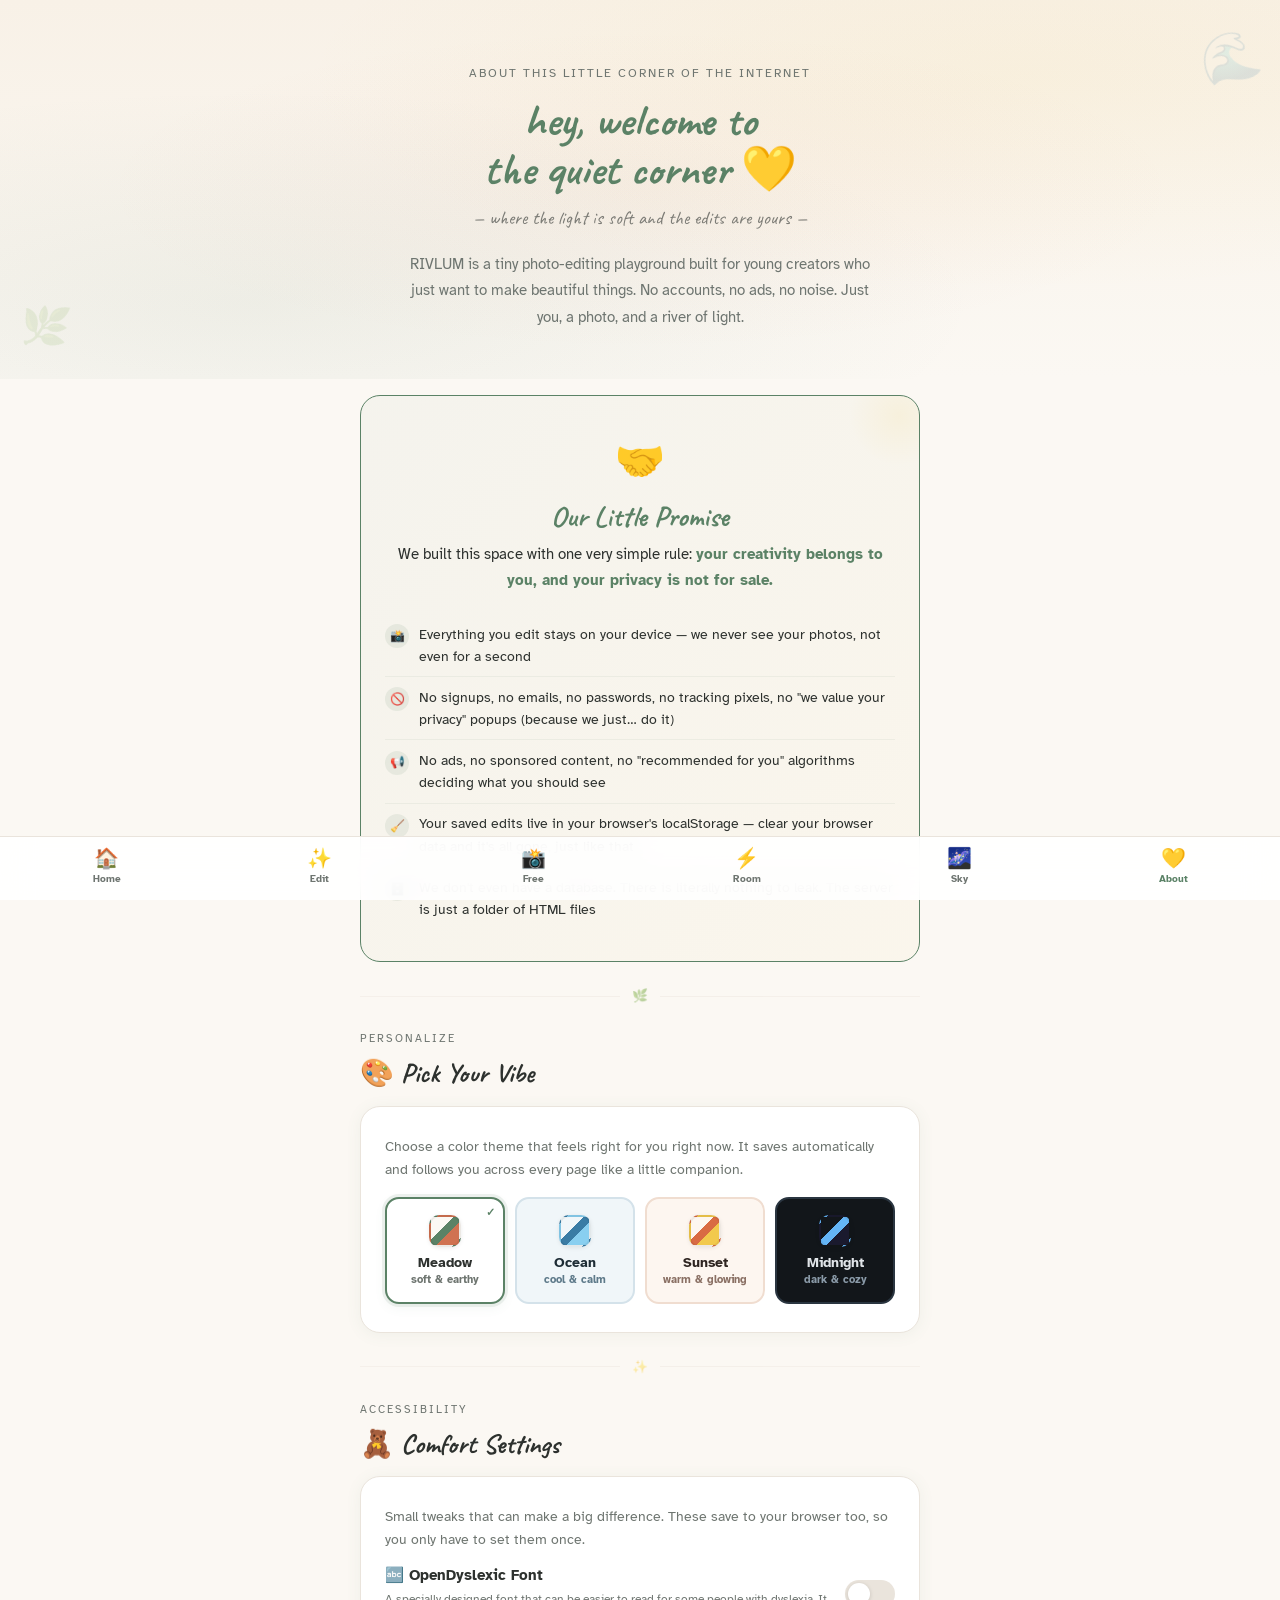
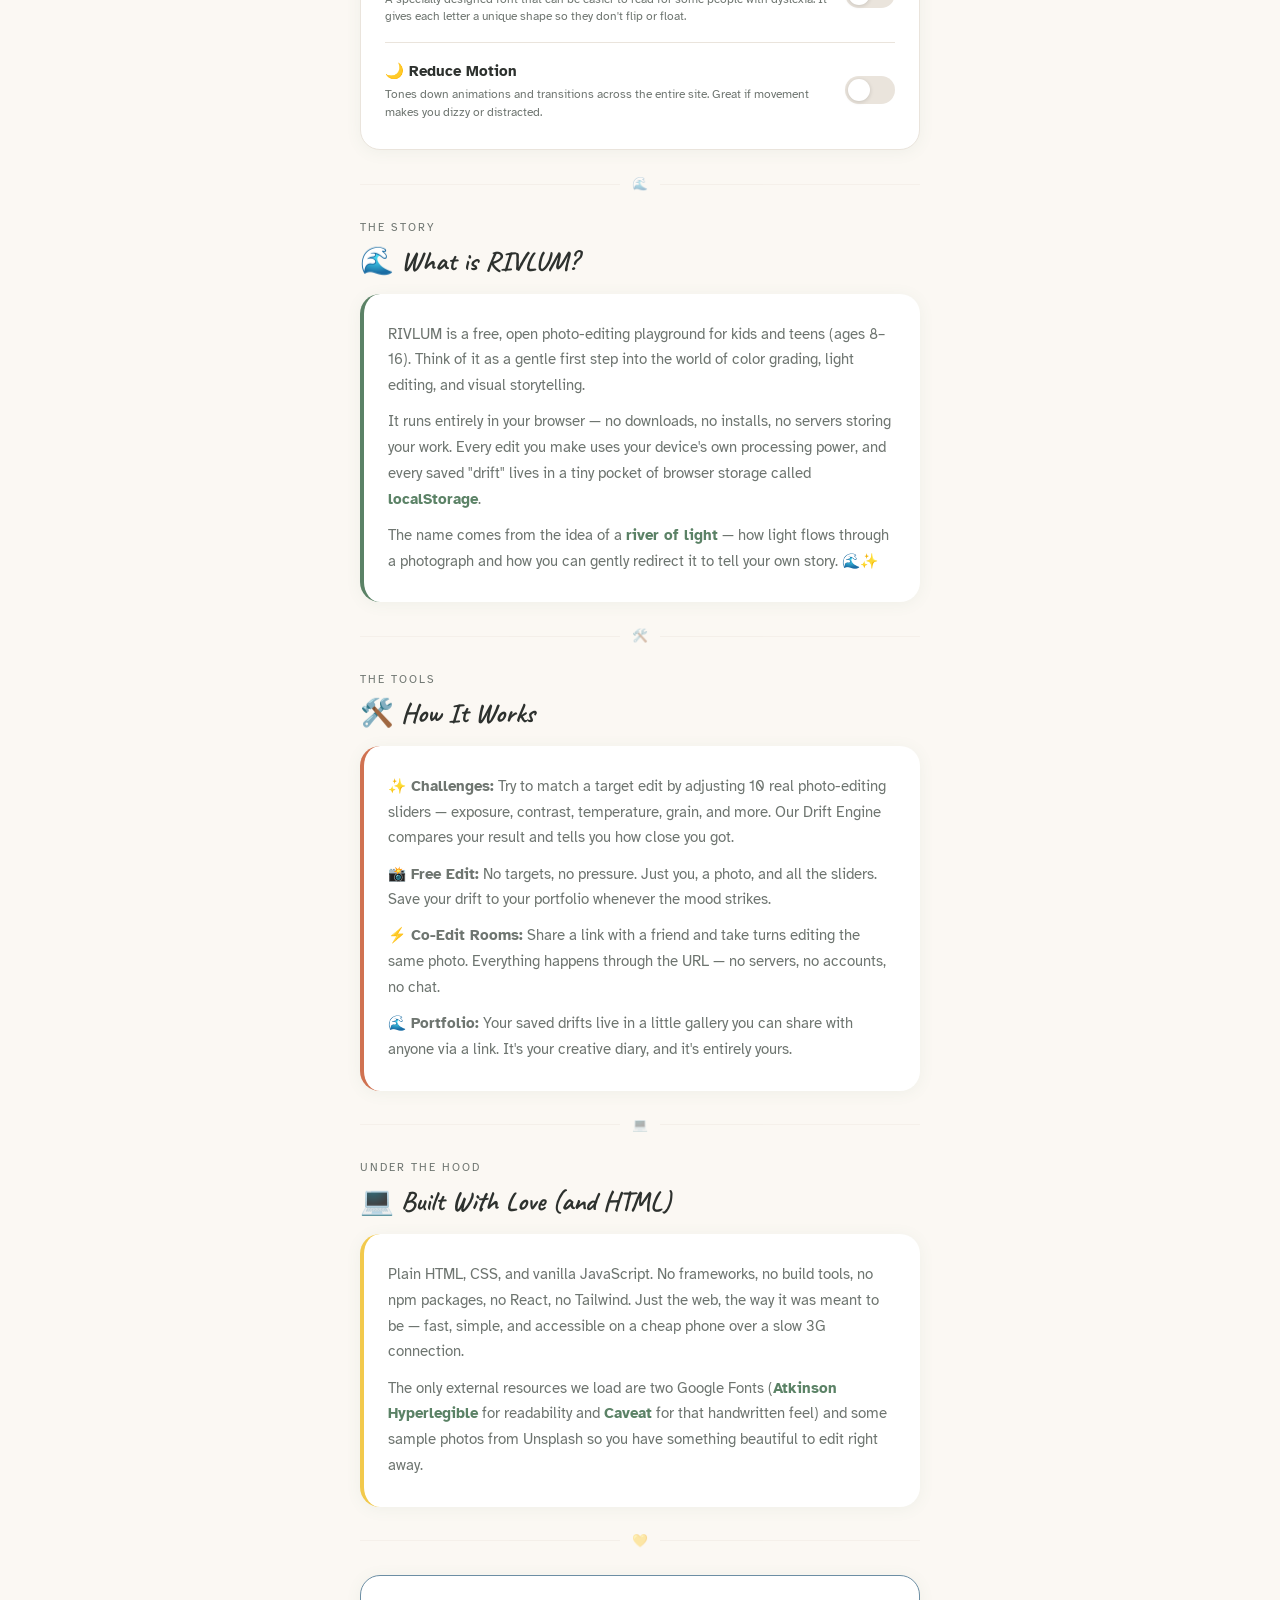
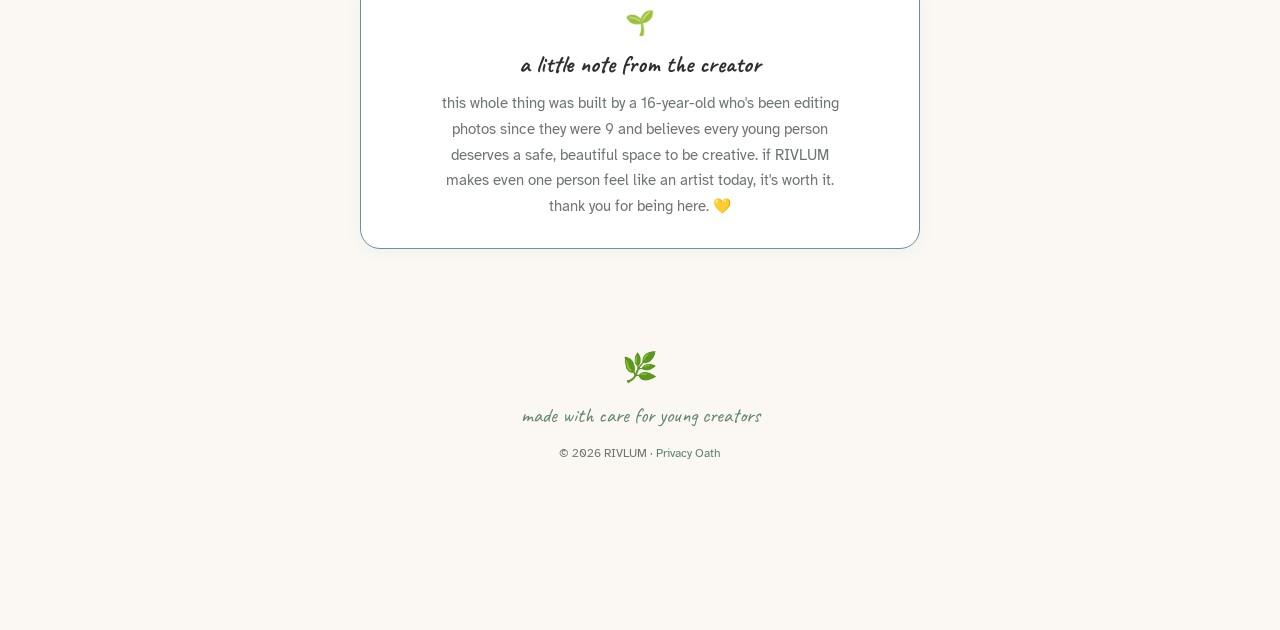
<file: about.html>
<!DOCTYPE html>
<html lang="en">
<head>
  <meta charset="UTF-8">
  <meta name="viewport" content="width=device-width, initial-scale=1.0">
  <title>About · RIVLUM</title>
  <link rel="stylesheet" href="styles.css">
  <style>
    * { box-sizing: border-box; }
    body { margin: 0; background: var(--bg); color: var(--text); font-family: 'Atkinson Hyperlegible', sans-serif; padding-bottom: 7rem; }

    /* ========== HERO ========== */
    .about-hero {
      text-align: center;
      padding: 4rem 1.5rem 3rem;
      background:
        radial-gradient(ellipse at 20% 80%, rgba(91,130,102,0.08) 0%, transparent 50%),
        radial-gradient(ellipse at 80% 20%, rgba(242,201,76,0.08) 0%, transparent 50%),
        radial-gradient(ellipse at 50% 50%, rgba(208,114,81,0.05) 0%, transparent 60%),
        linear-gradient(180deg, var(--bg2) 0%, var(--bg) 100%);
      position: relative;
      overflow: hidden;
    }
    .about-hero::before {
      content: '🌊';
      position: absolute;
      top: 20px;
      right: 20px;
      font-size: 3rem;
      opacity: 0.12;
      transform: rotate(-15deg);
    }
    .about-hero::after {
      content: '🌿';
      position: absolute;
      bottom: 20px;
      left: 20px;
      font-size: 2.5rem;
      opacity: 0.1;
      transform: rotate(10deg);
    }
    .about-hero .hero-eyebrow {
      font-size: 0.72rem;
      text-transform: uppercase;
      letter-spacing: 2px;
      color: var(--muted);
      margin: 0 0 0.75rem;
    }
    .about-hero h2 {
      font-family: 'Caveat', cursive;
      font-size: 2.8rem;
      color: var(--accent);
      margin: 0 0 0.5rem;
      line-height: 1.1;
    }
    .about-hero .hero-sub {
      font-family: 'Caveat', cursive;
      font-size: 1.2rem;
      color: var(--text);
      opacity: 0.6;
      margin: 0 0 1rem;
    }
    .about-hero p.hero-desc {
      color: var(--muted);
      font-size: 0.95rem;
      max-width: 480px;
      margin: 0 auto;
      line-height: 1.75;
    }

    /* ========== LAYOUT ========== */
    .about-section {
      max-width: 600px;
      margin: 0 auto;
      padding: 1rem 1.25rem;
    }

    /* ========== DECORATIVE DIVIDER ========== */
    .divider {
      display: flex;
      align-items: center;
      justify-content: center;
      gap: 0.75rem;
      padding: 1.5rem 0;
      color: var(--muted);
      opacity: 0.4;
      font-size: 0.8rem;
    }
    .divider::before, .divider::after {
      content: '';
      flex: 1;
      height: 1px;
      background: var(--border);
    }

    /* ========== SECTION HEADER ========== */
    .section-label {
      font-size: 0.68rem;
      text-transform: uppercase;
      letter-spacing: 2px;
      color: var(--muted);
      margin: 0 0 0.5rem;
    }
    .section-heading {
      font-family: 'Caveat', cursive;
      font-size: 1.7rem;
      color: var(--text);
      margin: 0 0 1rem;
      line-height: 1.2;
    }

    /* ========== PROMISE CARD ========== */
    .promise-card {
      background:
        linear-gradient(135deg, rgba(91,130,102,0.04) 0%, rgba(242,201,76,0.04) 100%);
      border: 1.5px solid var(--accent);
      border-radius: 20px;
      padding: 2rem 1.5rem;
      text-align: center;
      position: relative;
      overflow: hidden;
    }
    .promise-card::before {
      content: '';
      position: absolute;
      top: -30px;
      right: -30px;
      width: 100px;
      height: 100px;
      background: radial-gradient(circle, rgba(242,201,76,0.1) 0%, transparent 70%);
      border-radius: 50%;
    }
    .promise-card .promise-icon {
      font-size: 2.5rem;
      display: block;
      margin-bottom: 0.5rem;
    }
    .promise-card h3 {
      font-family: 'Caveat', cursive;
      font-size: 1.8rem;
      color: var(--accent);
      margin: 0 0 0.5rem;
    }
    .promise-card .promise-lead {
      color: var(--text);
      font-size: 0.95rem;
      line-height: 1.7;
      margin: 0 0 1.25rem;
    }
    .promise-card .promise-lead strong {
      color: var(--accent);
    }
    .promise-list {
      list-style: none;
      padding: 0;
      margin: 0;
      text-align: left;
    }
    .promise-list li {
      padding: 0.55rem 0;
      color: var(--text);
      font-size: 0.9rem;
      display: flex;
      align-items: flex-start;
      gap: 0.65rem;
      line-height: 1.55;
      border-bottom: 1px solid rgba(91,130,102,0.08);
    }
    .promise-list li:last-child { border-bottom: none; }
    .promise-list li .li-icon {
      flex-shrink: 0;
      width: 24px;
      height: 24px;
      background: rgba(91,130,102,0.1);
      border-radius: 50%;
      display: flex;
      align-items: center;
      justify-content: center;
      font-size: 0.75rem;
      margin-top: 0.1rem;
    }

    /* ========== THEME SWITCHER ========== */
    .theme-card {
      background: var(--card);
      border: 1px solid var(--border);
      border-radius: 20px;
      padding: 1.75rem 1.5rem;
      box-shadow: 0 2px 16px var(--shadow);
    }
    .theme-grid {
      display: grid;
      grid-template-columns: repeat(2, 1fr);
      gap: 0.65rem;
      margin-top: 0.25rem;
    }
    .theme-btn {
      display: flex;
      align-items: center;
      gap: 0.65rem;
      padding: 0.9rem 1rem;
      border: 2px solid var(--border);
      border-radius: 14px;
      background: var(--bg);
      cursor: pointer;
      font-family: 'Atkinson Hyperlegible', sans-serif;
      font-size: 0.88rem;
      color: var(--text);
      transition: all 0.2s ease;
      position: relative;
      overflow: hidden;
    }
    .theme-btn::after {
      content: '';
      position: absolute;
      inset: 0;
      border-radius: 12px;
      opacity: 0;
      transition: opacity 0.2s;
    }
    .theme-btn:hover {
      transform: translateY(-2px);
      box-shadow: 0 4px 12px var(--shadow);
    }
    .theme-btn.active {
      border-color: var(--accent);
      background: var(--card);
      box-shadow: 0 0 0 3px rgba(91,130,102,0.1), 0 4px 12px var(--shadow);
    }
    .theme-btn.active::before {
      content: '✓';
      position: absolute;
      top: 6px;
      right: 8px;
      font-size: 0.7rem;
      color: var(--accent);
      font-weight: 700;
    }
    .theme-swatch {
      width: 32px;
      height: 32px;
      border-radius: 10px;
      border: 2px solid rgba(0,0,0,0.06);
      flex-shrink: 0;
      box-shadow: 0 1px 4px rgba(0,0,0,0.08);
    }
    .swatch-meadow { background: linear-gradient(135deg, #FBF8F3 40%, #5B8266 40%, #5B8266 60%, #D07251 60%); }
    .swatch-ocean { background: linear-gradient(135deg, #F0F6F9 40%, #3A7CA5 40%, #3A7CA5 60%, #89CFF0 60%); }
    .swatch-sunset { background: linear-gradient(135deg, #FDF6F0 40%, #D96B43 40%, #D96B43 60%, #F2C94C 60%); }
    .swatch-midnight { background: linear-gradient(135deg, #12161A 40%, #64B5F6 40%, #64B5F6 60%, #1a1a2e 60%); }
    .theme-name {
      display: flex;
      flex-direction: column;
      align-items: flex-start;
    }
    .theme-name strong {
      font-size: 0.88rem;
      line-height: 1.2;
    }
    .theme-name small {
      font-size: 0.7rem;
      color: var(--muted);
    }

    /* ========== COMFORT CARD ========== */
    .comfort-card {
      background: var(--card);
      border: 1px solid var(--border);
      border-radius: 20px;
      padding: 1.75rem 1.5rem;
      box-shadow: 0 2px 16px var(--shadow);
    }
    .comfort-row {
      display: flex;
      align-items: center;
      justify-content: space-between;
      padding: 1rem 0;
      border-bottom: 1px solid var(--border);
      gap: 1rem;
    }
    .comfort-row:first-of-type { padding-top: 0; }
    .comfort-row:last-of-type { border-bottom: none; padding-bottom: 0; }
    .comfort-label {
      display: flex;
      flex-direction: column;
      gap: 0.2rem;
    }
    .comfort-label strong {
      font-size: 0.95rem;
      color: var(--text);
      display: flex;
      align-items: center;
      gap: 0.4rem;
    }
    .comfort-label small {
      font-size: 0.78rem;
      color: var(--muted);
      line-height: 1.4;
    }
    .toggle-switch {
      position: relative;
      width: 50px;
      height: 28px;
      flex-shrink: 0;
    }
    .toggle-switch input {
      opacity: 0;
      width: 0;
      height: 0;
      position: absolute;
    }
    .toggle-track {
      position: absolute;
      inset: 0;
      background: var(--border);
      border-radius: 14px;
      cursor: pointer;
      transition: background 0.3s;
    }
    .toggle-track::after {
      content: '';
      position: absolute;
      top: 3px;
      left: 3px;
      width: 22px;
      height: 22px;
      background: white;
      border-radius: 50%;
      transition: transform 0.3s cubic-bezier(0.4, 0, 0.2, 1);
      box-shadow: 0 1px 4px rgba(0,0,0,0.15);
    }
    .toggle-switch input:checked + .toggle-track {
      background: var(--accent);
    }
    .toggle-switch input:checked + .toggle-track::after {
      transform: translateX(22px);
    }
    .toggle-switch input:focus-visible + .toggle-track {
      outline: 2px solid var(--accent);
      outline-offset: 3px;
    }

    /* ========== INFO CARDS ========== */
    .info-card {
      background: var(--card);
      border-radius: 20px;
      padding: 1.75rem 1.5rem;
      box-shadow: 0 2px 16px var(--shadow);
      position: relative;
      overflow: hidden;
      border-left: 4px solid transparent;
    }
    .info-card.sage { border-left-color: var(--accent); }
    .info-card.terra { border-left-color: #D07251; }
    .info-card.gold { border-left-color: var(--gold); }
    .info-card.blue { border-left-color: #6C8EA4; }

    .info-card .card-emoji {
      font-size: 1.5rem;
      margin-bottom: 0.5rem;
      display: block;
    }
    .info-card h3 {
      font-family: 'Caveat', cursive;
      font-size: 1.5rem;
      color: var(--text);
      margin: 0 0 0.75rem;
    }
    .info-card p {
      color: var(--muted);
      line-height: 1.75;
      font-size: 0.92rem;
      margin: 0 0 0.65rem;
    }
    .info-card p:last-child { margin-bottom: 0; }
    .info-card em {
      color: var(--accent);
      font-style: normal;
      font-weight: 700;
    }

    /* ========== FOOTER ========== */
    .about-footer-spacer { height: 2rem; }

    @media (min-width: 500px) {
      .theme-grid {
        grid-template-columns: repeat(4, 1fr);
      }
      .theme-btn {
        flex-direction: column;
        text-align: center;
        padding: 1rem 0.5rem;
        gap: 0.5rem;
      }
      .theme-name { align-items: center; }
    }
  </style>
</head>
<body>

  <script>
    (function(){
      var t = localStorage.getItem('rivlum_theme') || 'meadow';
      document.body.setAttribute('data-theme', t);
      if (localStorage.getItem('rivlum_dys') === '1') document.body.classList.add('dyslexia-font');
      if (localStorage.getItem('rivlum_motion') === '1') document.body.classList.add('reduced-motion');
    })();
  </script>

  <!-- Hero -->
  <section class="about-hero">
    <p class="hero-eyebrow">about this little corner of the internet</p>
    <h2>hey, welcome to<br>the quiet corner 💛</h2>
    <p class="hero-sub">— where the light is soft and the edits are yours —</p>
    <p class="hero-desc">RIVLUM is a tiny photo-editing playground built for young creators who just want to make beautiful things. No accounts, no ads, no noise. Just you, a photo, and a river of light.</p>
  </section>

  <div class="about-section">

    <!-- Promise -->
    <div class="promise-card">
      <span class="promise-icon">🤝</span>
      <h3>Our Little Promise</h3>
      <p class="promise-lead">We built this space with one very simple rule: <strong>your creativity belongs to you, and your privacy is not for sale.</strong></p>
      <ul class="promise-list">
        <li>
          <span class="li-icon">📸</span>
          <span>Everything you edit stays on your device — we never see your photos, not even for a second</span>
        </li>
        <li>
          <span class="li-icon">🚫</span>
          <span>No signups, no emails, no passwords, no tracking pixels, no "we value your privacy" popups (because we just… do it)</span>
        </li>
        <li>
          <span class="li-icon">📢</span>
          <span>No ads, no sponsored content, no "recommended for you" algorithms deciding what you should see</span>
        </li>
        <li>
          <span class="li-icon">🧹</span>
          <span>Your saved edits live in your browser's localStorage — clear your browser data and it's all gone, just like that</span>
        </li>
        <li>
          <span class="li-icon">🗄️</span>
          <span>We don't even have a database. There is literally nothing to leak. The server is just a folder of HTML files</span>
        </li>
      </ul>
    </div>

    <div class="divider">🌿</div>

    <!-- Theme Switcher -->
    <p class="section-label">personalize</p>
    <h3 class="section-heading">🎨 Pick Your Vibe</h3>
    <div class="theme-card">
      <p style="color: var(--muted); font-size: 0.9rem; margin: 0 0 1rem; line-height: 1.6;">Choose a color theme that feels right for you right now. It saves automatically and follows you across every page like a little companion.</p>
      <div class="theme-grid">
        <button class="theme-btn" data-theme="meadow" aria-label="Meadow theme">
          <span class="theme-swatch swatch-meadow"></span>
          <span class="theme-name"><strong>Meadow</strong><small>soft & earthy</small></span>
        </button>
        <button class="theme-btn" data-theme="ocean" aria-label="Ocean theme">
          <span class="theme-swatch swatch-ocean"></span>
          <span class="theme-name"><strong>Ocean</strong><small>cool & calm</small></span>
        </button>
        <button class="theme-btn" data-theme="sunset" aria-label="Sunset theme">
          <span class="theme-swatch swatch-sunset"></span>
          <span class="theme-name"><strong>Sunset</strong><small>warm & glowing</small></span>
        </button>
        <button class="theme-btn" data-theme="midnight" aria-label="Midnight theme">
          <span class="theme-swatch swatch-midnight"></span>
          <span class="theme-name"><strong>Midnight</strong><small>dark & cozy</small></span>
        </button>
      </div>
    </div>

    <div class="divider">✨</div>

    <!-- Comfort -->
    <p class="section-label">accessibility</p>
    <h3 class="section-heading">🧸 Comfort Settings</h3>
    <div class="comfort-card">
      <p style="color: var(--muted); font-size: 0.9rem; margin: 0 0 0.75rem; line-height: 1.6;">Small tweaks that can make a big difference. These save to your browser too, so you only have to set them once.</p>

      <div class="comfort-row">
        <div class="comfort-label">
          <strong>🔤 OpenDyslexic Font</strong>
          <small>A specially designed font that can be easier to read for some people with dyslexia. It gives each letter a unique shape so they don't flip or float.</small>
        </div>
        <label class="toggle-switch">
          <input type="checkbox" id="dysToggle" aria-label="Toggle OpenDyslexic font">
          <span class="toggle-track"></span>
        </label>
      </div>

      <div class="comfort-row">
        <div class="comfort-label">
          <strong>🌙 Reduce Motion</strong>
          <small>Tones down animations and transitions across the entire site. Great if movement makes you dizzy or distracted.</small>
        </div>
        <label class="toggle-switch">
          <input type="checkbox" id="motionToggle" aria-label="Toggle reduced motion">
          <span class="toggle-track"></span>
        </label>
      </div>
    </div>

    <div class="divider">🌊</div>

    <!-- What is RIVLUM -->
    <p class="section-label">the story</p>
    <h3 class="section-heading">🌊 What is RIVLUM?</h3>
    <div class="info-card sage">
      <p>RIVLUM is a free, open photo-editing playground for kids and teens (ages 8–16). Think of it as a gentle first step into the world of color grading, light editing, and visual storytelling.</p>
      <p>It runs entirely in your browser — no downloads, no installs, no servers storing your work. Every edit you make uses your device's own processing power, and every saved "drift" lives in a tiny pocket of browser storage called <em>localStorage</em>.</p>
      <p>The name comes from the idea of a <em>river of light</em> — how light flows through a photograph and how you can gently redirect it to tell your own story. 🌊✨</p>
    </div>

    <div class="divider">🛠️</div>

    <!-- How It Works -->
    <p class="section-label">the tools</p>
    <h3 class="section-heading">🛠️ How It Works</h3>
    <div class="info-card terra">
      <p><strong>✨ Challenges:</strong> Try to match a target edit by adjusting 10 real photo-editing sliders — exposure, contrast, temperature, grain, and more. Our Drift Engine compares your result and tells you how close you got.</p>
      <p><strong>📸 Free Edit:</strong> No targets, no pressure. Just you, a photo, and all the sliders. Save your drift to your portfolio whenever the mood strikes.</p>
      <p><strong>⚡ Co-Edit Rooms:</strong> Share a link with a friend and take turns editing the same photo. Everything happens through the URL — no servers, no accounts, no chat.</p>
      <p><strong>🌊 Portfolio:</strong> Your saved drifts live in a little gallery you can share with anyone via a link. It's your creative diary, and it's entirely yours.</p>
    </div>

    <div class="divider">💻</div>

    <!-- Built With -->
    <p class="section-label">under the hood</p>
    <h3 class="section-heading">💻 Built With Love (and HTML)</h3>
    <div class="info-card gold">
      <p>Plain HTML, CSS, and vanilla JavaScript. No frameworks, no build tools, no npm packages, no React, no Tailwind. Just the web, the way it was meant to be — fast, simple, and accessible on a cheap phone over a slow 3G connection.</p>
      <p>The only external resources we load are two Google Fonts (<em>Atkinson Hyperlegible</em> for readability and <em>Caveat</em> for that handwritten feel) and some sample photos from Unsplash so you have something beautiful to edit right away.</p>
    </div>

    <div class="divider">💛</div>

    <!-- A Note -->
    <div class="info-card blue" style="text-align: center; border-left: none; border: 1.5px solid #6C8EA4;">
      <span class="card-emoji">🌱</span>
      <h3>a little note from the creator</h3>
      <p style="max-width: 420px; margin: 0 auto;">this whole thing was built by a 16-year-old who's been editing photos since they were 9 and believes every young person deserves a safe, beautiful space to be creative. if RIVLUM makes even one person feel like an artist today, it's worth it. thank you for being here. 💛</p>
    </div>

  </div>

  <div class="about-footer-spacer"></div>

  <footer class="pretty-footer">
    <span class="footer-emoji">🌿</span>
    <span class="footer-script">made with care for young creators</span>
    <span class="footer-copy">© 2026 RIVLUM · <a href="privacy.html">Privacy Oath</a></span>
  </footer>

  <nav class="bottom-nav" aria-label="Main navigation">
    <a href="index.html" class="nav-item"><span class="nav-icon">🏠</span><span class="nav-label">Home</span></a>
    <a href="challenge.html" class="nav-item"><span class="nav-icon">✨</span><span class="nav-label">Edit</span></a>
    <a href="free-edit.html" class="nav-item"><span class="nav-icon">📸</span><span class="nav-label">Free</span></a>
    <a href="room.html" class="nav-item"><span class="nav-icon">⚡</span><span class="nav-label">Room</span></a>
    <a href="constellation.html" class="nav-item"><span class="nav-icon">🌌</span><span class="nav-label">Sky</span></a>
    <a href="about.html" class="nav-item active" aria-current="page"><span class="nav-icon">💛</span><span class="nav-label">About</span></a>
  </nav>

  <script>
    /* Theme Switcher */
    var themeBtns = document.querySelectorAll('.theme-btn');
    var currentTheme = localStorage.getItem('rivlum_theme') || 'meadow';

    function setActiveTheme(theme) {
      themeBtns.forEach(function(btn) {
        btn.classList.toggle('active', btn.getAttribute('data-theme') === theme);
      });
    }
    setActiveTheme(currentTheme);

    themeBtns.forEach(function(btn) {
      btn.addEventListener('click', function() {
        var theme = this.getAttribute('data-theme');
        document.body.setAttribute('data-theme', theme);
        localStorage.setItem('rivlum_theme', theme);
        setActiveTheme(theme);
      });
    });

    /* Comfort Toggles */
    var dysToggle = document.getElementById('dysToggle');
    var motionToggle = document.getElementById('motionToggle');

    dysToggle.checked = localStorage.getItem('rivlum_dys') === '1';
    motionToggle.checked = localStorage.getItem('rivlum_motion') === '1';

    dysToggle.addEventListener('change', function() {
      if (this.checked) {
        document.body.classList.add('dyslexia-font');
        localStorage.setItem('rivlum_dys', '1');
      } else {
        document.body.classList.remove('dyslexia-font');
        localStorage.setItem('rivlum_dys', '0');
      }
    });

    motionToggle.addEventListener('change', function() {
      if (this.checked) {
        document.body.classList.add('reduced-motion');
        localStorage.setItem('rivlum_motion', '1');
      } else {
        document.body.classList.remove('reduced-motion');
        localStorage.setItem('rivlum_motion', '0');
      }
    });
  </script>

</body>
</html>
</file>
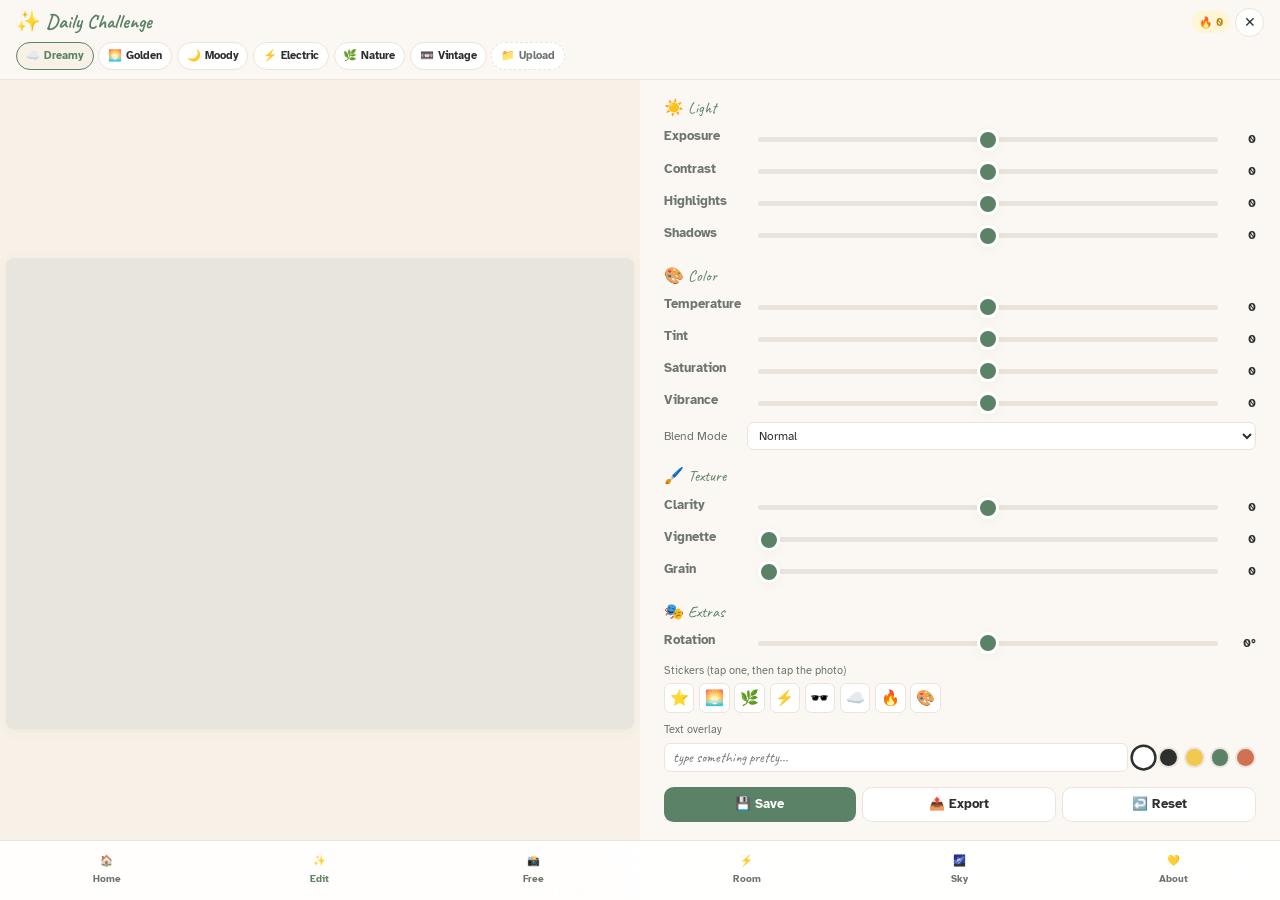
<file: challenge.html>
<!DOCTYPE html>
<html lang="en">
<head>
<meta charset="UTF-8">
<meta name="viewport" content="width=device-width, initial-scale=1.0, maximum-scale=1.0, user-scalable=no">
<title>Challenge · RIVLUM</title>
<link rel="preconnect" href="https://fonts.googleapis.com">
<link rel="preconnect" href="https://fonts.gstatic.com" crossorigin>
<link href="https://fonts.googleapis.com/css2?family=Atkinson+Hyperlegible:wght@400;700&family=Caveat:wght@400;700&display=swap" rel="stylesheet">
<link rel="stylesheet" href="styles.css">
<style>
html, body {
  margin: 0;
  padding: 0;
  overflow: hidden;
  height: 100%;
}
.editor-layout {
  display: flex;
  flex-direction: column;
  height: 100dvh;
  overflow: hidden;
}
.editor-header {
  flex: 0 0 auto;
  background: var(--bg);
  border-bottom: 1px solid var(--border);
  padding: 0.4rem 0.6rem 0.3rem;
}
.header-top {
  display: flex;
  align-items: center;
  justify-content: space-between;
  gap: 0.4rem;
  margin-bottom: 0.3rem;
}
.header-title {
  font-family: 'Caveat', cursive;
  font-size: 1.25rem;
  color: var(--accent);
  margin: 0;
  white-space: nowrap;
}
.header-pills {
  display: flex;
  gap: 0.3rem;
  align-items: center;
}
.streak-pill {
  display: inline-flex;
  align-items: center;
  gap: 0.2rem;
  background: var(--gold-bg);
  color: #b8860b;
  font-size: 0.68rem;
  font-weight: 700;
  padding: 0.15rem 0.45rem;
  border-radius: 999px;
  white-space: nowrap;
}
.close-btn {
  width: 1.8rem;
  height: 1.8rem;
  border-radius: 50%;
  border: 1px solid var(--border);
  background: var(--card);
  color: var(--text);
  font-size: 0.85rem;
  cursor: pointer;
  display: flex;
  align-items: center;
  justify-content: center;
  flex-shrink: 0;
  transition: transform 0.15s;
}
.close-btn:hover { transform: scale(1.1); }
.chip-scroll {
  display: flex;
  gap: 0.3rem;
  overflow-x: auto;
  -webkit-overflow-scrolling: touch;
  scrollbar-width: none;
  padding-bottom: 0.2rem;
}
.chip-scroll::-webkit-scrollbar { display: none; }
.challenge-chip {
  flex-shrink: 0;
  background: var(--card);
  border: 1.5px solid var(--border);
  border-radius: 999px;
  padding: 0.25rem 0.55rem;
  cursor: pointer;
  transition: all 0.2s;
  font-size: 0.7rem;
  color: var(--text);
  font-weight: 700;
  white-space: nowrap;
  display: flex;
  align-items: center;
  gap: 0.2rem;
}
.challenge-chip:hover, .challenge-chip.active {
  border-color: var(--accent);
  background: var(--bg2);
  color: var(--accent);
}
.challenge-chip .chip-star {
  color: var(--gold);
  font-size: 0.6rem;
}
.upload-inline {
  flex-shrink: 0;
  background: var(--card);
  border: 1.5px dashed var(--border);
  border-radius: 999px;
  padding: 0.25rem 0.55rem;
  cursor: pointer;
  font-size: 0.7rem;
  color: var(--muted);
  font-weight: 700;
  white-space: nowrap;
  transition: border-color 0.2s;
}
.upload-inline:hover { border-color: var(--accent); }
.upload-inline input { display: none; }
.canvas-area {
  flex: 0 0 38vh;
  display: flex;
  align-items: center;
  justify-content: center;
  background: var(--bg2);
  border-bottom: 1px solid var(--border);
  overflow: hidden;
  padding: 0.4rem;
  position: relative;
}
.canvas-area canvas {
  max-width: 100%;
  max-height: 100%;
  border-radius: 0.5rem;
  background: #e8e4de;
  box-shadow: 0 2px 12px var(--shadow);
}
.canvas-hint {
  position: absolute;
  bottom: 0.4rem;
  right: 0.6rem;
  font-size: 0.6rem;
  color: var(--muted);
  opacity: 0.6;
  pointer-events: none;
}
.controls-area {
  flex: 1;
  overflow-y: auto;
  -webkit-overflow-scrolling: touch;
  padding: 0.6rem 0.75rem 5rem;
  background: var(--bg);
}
.control-group {
  margin-bottom: 0.9rem;
}
.control-group-title {
  font-family: 'Caveat', cursive;
  font-size: 1rem;
  color: var(--accent);
  margin: 0 0 0.3rem;
  display: flex;
  align-items: center;
  gap: 0.3rem;
}
.slider-row {
  display: flex;
  align-items: center;
  gap: 0.4rem;
  margin-bottom: 0.35rem;
}
.slider-row label {
  width: 4.8rem;
  font-size: 0.72rem;
  color: var(--muted);
  flex-shrink: 0;
}
.slider-row input[type="range"] {
  flex: 1;
  accent-color: var(--accent);
  height: 5px;
}
.slider-row .slider-val {
  width: 2rem;
  text-align: right;
  font-size: 0.68rem;
  color: var(--text);
  font-weight: 700;
}
.blend-row {
  display: flex;
  align-items: center;
  gap: 0.4rem;
  margin-bottom: 0.5rem;
}
.blend-row label {
  width: 4.8rem;
  font-size: 0.72rem;
  color: var(--muted);
  flex-shrink: 0;
}
.blend-row select {
  flex: 1;
  padding: 0.3rem 0.4rem;
  border: 1px solid var(--border);
  border-radius: 0.4rem;
  background: var(--card);
  color: var(--text);
  font-family: inherit;
  font-size: 0.72rem;
}
.sticker-row {
  display: flex;
  gap: 0.3rem;
  flex-wrap: wrap;
  margin-bottom: 0.5rem;
}
.sticker-btn {
  width: 1.9rem;
  height: 1.9rem;
  border-radius: 0.4rem;
  border: 1px solid var(--border);
  background: var(--card);
  font-size: 0.95rem;
  cursor: pointer;
  display: flex;
  align-items: center;
  justify-content: center;
  transition: all 0.15s;
}
.sticker-btn:hover, .sticker-btn.active {
  border-color: var(--accent);
  background: var(--bg2);
  transform: scale(1.15);
}
.text-overlay-row {
  display: flex;
  gap: 0.3rem;
  align-items: center;
  margin-bottom: 0.4rem;
  flex-wrap: wrap;
}
.text-overlay-row input[type="text"] {
  flex: 1;
  min-width: 6rem;
  padding: 0.3rem 0.5rem;
  border: 1px solid var(--border);
  border-radius: 0.4rem;
  background: var(--card);
  color: var(--text);
  font-family: 'Caveat', cursive;
  font-size: 0.9rem;
}
.color-dot {
  width: 1.3rem;
  height: 1.3rem;
  border-radius: 50%;
  border: 2px solid var(--border);
  cursor: pointer;
  transition: transform 0.15s;
}
.color-dot:hover, .color-dot.active {
  transform: scale(1.25);
  border-color: var(--text);
}
.action-row {
  display: flex;
  gap: 0.4rem;
  margin-top: 0.75rem;
  flex-wrap: wrap;
}
.btn-primary {
  flex: 1;
  min-width: 5.5rem;
  padding: 0.55rem 0.6rem;
  border: none;
  border-radius: 0.6rem;
  background: var(--accent);
  color: #fff;
  font-family: inherit;
  font-weight: 700;
  font-size: 0.8rem;
  cursor: pointer;
  transition: opacity 0.2s;
}
.btn-primary:hover { opacity: 0.85; }
.btn-secondary {
  flex: 1;
  min-width: 5.5rem;
  padding: 0.55rem 0.6rem;
  border: 1px solid var(--border);
  border-radius: 0.6rem;
  background: var(--card);
  color: var(--text);
  font-family: inherit;
  font-weight: 700;
  font-size: 0.8rem;
  cursor: pointer;
  transition: all 0.2s;
}
.btn-secondary:hover { border-color: var(--accent); }
.drift-result {
  margin-top: 0.75rem;
  padding: 0.75rem;
  border-radius: 0.6rem;
  background: var(--gold-bg);
  border: 1px solid var(--gold);
  text-align: center;
  display: none;
}
.drift-result h3 {
  font-family: 'Caveat', cursive;
  color: #b8860b;
  margin: 0 0 0.15rem;
  font-size: 1.1rem;
}
.drift-result p {
  color: var(--muted);
  font-size: 0.78rem;
  margin: 0;
}
.toast {
  position: fixed;
  bottom: 4.5rem;
  left: 50%;
  transform: translateX(-50%) translateY(2rem);
  background: var(--text);
  color: var(--bg);
  padding: 0.5rem 1rem;
  border-radius: 999px;
  font-size: 0.78rem;
  font-weight: 700;
  opacity: 0;
  transition: all 0.35s;
  z-index: 200;
  pointer-events: none;
  white-space: nowrap;
}
.toast.show {
  opacity: 1;
  transform: translateX(-50%) translateY(0);
}
.sub-label {
  font-size: 0.7rem;
  color: var(--muted);
  margin-bottom: 0.2rem;
}
@media (min-width: 768px) {
  .editor-layout {
    flex-direction: row;
    flex-wrap: wrap;
  }
  .editor-header {
    width: 100%;
    flex: 0 0 auto;
    padding: 0.5rem 1rem 0.4rem;
  }
  .canvas-area {
    flex: 1 1 50%;
    height: calc(100vh - 4.5rem);
  }
  .controls-area {
    flex: 1 1 50%;
    height: calc(100vh - 4.5rem);
    padding: 1rem 1.5rem 5rem;
  }
  .slider-row label { width: 5.5rem; font-size: 0.8rem; }
  .slider-row .slider-val { font-size: 0.75rem; }
}
</style>
</head>
<body>
<div class="editor-layout">
  <header class="editor-header">
    <div class="header-top">
      <h1 class="header-title">✨ Daily Challenge</h1>
      <div class="header-pills">
        <span class="streak-pill">🔥 <span id="streakCount">0</span></span>
        <button class="close-btn" onclick="window.location.href='index.html'" aria-label="Close">✕</button>
      </div>
    </div>
    <div class="chip-scroll" id="challengePicker"></div>
  </header>

  <div class="canvas-area">
    <canvas id="editorCanvas" width="800" height="600"></canvas>
    <span class="canvas-hint">tap canvas to place stickers</span>
  </div>

  <div class="controls-area">
    <div class="control-group">
      <div class="control-group-title">☀️ Light</div>
      <div class="slider-row"><label>Exposure</label><input type="range" id="exposure" min="-100" max="100" value="0"><span class="slider-val" id="exposureVal">0</span></div>
      <div class="slider-row"><label>Contrast</label><input type="range" id="contrast" min="-100" max="100" value="0"><span class="slider-val" id="contrastVal">0</span></div>
      <div class="slider-row"><label>Highlights</label><input type="range" id="highlights" min="-100" max="100" value="0"><span class="slider-val" id="highlightsVal">0</span></div>
      <div class="slider-row"><label>Shadows</label><input type="range" id="shadows" min="-100" max="100" value="0"><span class="slider-val" id="shadowsVal">0</span></div>
    </div>

    <div class="control-group">
      <div class="control-group-title">🎨 Color</div>
      <div class="slider-row"><label>Temperature</label><input type="range" id="temperature" min="-100" max="100" value="0"><span class="slider-val" id="temperatureVal">0</span></div>
      <div class="slider-row"><label>Tint</label><input type="range" id="tint" min="-100" max="100" value="0"><span class="slider-val" id="tintVal">0</span></div>
      <div class="slider-row"><label>Saturation</label><input type="range" id="saturation" min="-100" max="100" value="0"><span class="slider-val" id="saturationVal">0</span></div>
      <div class="slider-row"><label>Vibrance</label><input type="range" id="vibrance" min="-100" max="100" value="0"><span class="slider-val" id="vibranceVal">0</span></div>
      <div class="blend-row"><label>Blend Mode</label><select id="blendMode"><option value="normal">Normal</option><option value="multiply">Multiply</option><option value="screen">Screen</option><option value="overlay">Overlay</option><option value="soft-light">Soft Light</option><option value="hard-light">Hard Light</option><option value="color-dodge">Color Dodge</option><option value="color-burn">Color Burn</option><option value="hue">Hue</option><option value="luminosity">Luminosity</option></select></div>
    </div>

    <div class="control-group">
      <div class="control-group-title">🖌️ Texture</div>
      <div class="slider-row"><label>Clarity</label><input type="range" id="clarity" min="-100" max="100" value="0"><span class="slider-val" id="clarityVal">0</span></div>
      <div class="slider-row"><label>Vignette</label><input type="range" id="vignette" min="0" max="100" value="0"><span class="slider-val" id="vignetteVal">0</span></div>
      <div class="slider-row"><label>Grain</label><input type="range" id="grain" min="0" max="100" value="0"><span class="slider-val" id="grainVal">0</span></div>
    </div>

    <div class="control-group">
      <div class="control-group-title">🎭 Extras</div>
      <div class="slider-row"><label>Rotation</label><input type="range" id="rotation" min="-180" max="180" value="0"><span class="slider-val" id="rotationVal">0°</span></div>
      <div class="sub-label">Stickers (tap one, then tap the photo)</div>
      <div class="sticker-row" id="stickerRow"></div>
      <div class="sub-label">Text overlay</div>
      <div class="text-overlay-row">
        <input type="text" id="textOverlay" placeholder="type something pretty...">
        <div class="color-dot active" data-color="#FFFFFF" style="background:#FFFFFF"></div>
        <div class="color-dot" data-color="#2D312E" style="background:#2D312E"></div>
        <div class="color-dot" data-color="#F2C94C" style="background:#F2C94C"></div>
        <div class="color-dot" data-color="#5B8266" style="background:#5B8266"></div>
        <div class="color-dot" data-color="#D07251" style="background:#D07251"></div>
      </div>
    </div>

    <div class="action-row">
      <button class="btn-primary" id="saveDrift">💾 Save</button>
      <button class="btn-secondary" id="exportBtn">📤 Export</button>
      <button class="btn-secondary" id="resetBtn">↩️ Reset</button>
    </div>

    <div class="drift-result" id="driftResult">
      <h3 id="driftTitle"></h3>
      <p id="driftMsg"></p>
    </div>
  </div>
</div>

<div class="toast" id="toast"></div>

<nav class="bottom-nav">
  <a href="index.html">🏠<span>Home</span></a>
  <a href="challenge.html" class="active">✨<span>Edit</span></a>
  <a href="free-edit.html">📸<span>Free</span></a>
  <a href="room.html">⚡<span>Room</span></a>
  <a href="constellation.html">🌌<span>Sky</span></a>
  <a href="about.html">💛<span>About</span></a>
</nav>

<script>
(function(){
  var t = localStorage.getItem('rivlum_theme') || 'meadow';
  document.body.setAttribute('data-theme', t);
  if (localStorage.getItem('rivlum_dys') === '1') document.body.classList.add('dyslexia-font');
  if (localStorage.getItem('rivlum_motion') === '1') document.body.classList.add('reduced-motion');
})();

var challenges = [
  { key: 'prism', emoji: '☁️', name: 'Dreamy', img: 'https://images.unsplash.com/photo-1506744038136-46273834b3fb?auto=format&fit=crop&w=800&q=80', target: { exposure: 20, contrast: -15, highlights: 30, shadows: 25, temperature: 10, tint: 5, saturation: -20, vibrance: 15, clarity: -10, vignette: 15, grain: 20 } },
  { key: 'horizon', emoji: '🌅', name: 'Golden', img: 'https://images.unsplash.com/photo-1495616811223-4d98c6e9c869?auto=format&fit=crop&w=800&q=80', target: { exposure: 15, contrast: 10, highlights: 20, shadows: -10, temperature: 45, tint: 5, saturation: 25, vibrance: 20, clarity: 10, vignette: 25, grain: 10 } },
  { key: 'mask', emoji: '🌙', name: 'Moody', img: 'https://images.unsplash.com/photo-1519681393784-d120267933ba?auto=format&fit=crop&w=800&q=80', target: { exposure: -20, contrast: 30, highlights: -15, shadows: -30, temperature: -15, tint: 10, saturation: -10, vibrance: -5, clarity: 20, vignette: 50, grain: 30 } },
  { key: 'frame', emoji: '⚡', name: 'Electric', img: 'https://images.unsplash.com/photo-1514565131-fce0801e5785?auto=format&fit=crop&w=800&q=80', target: { exposure: 10, contrast: 40, highlights: 10, shadows: 10, temperature: -10, tint: 25, saturation: 50, vibrance: 40, clarity: 35, vignette: 10, grain: 5 } },
  { key: 'grove', emoji: '🌿', name: 'Nature', img: 'https://images.unsplash.com/photo-1441974231531-c6227db76b6e?auto=format&fit=crop&w=800&q=80', target: { exposure: 5, contrast: 10, highlights: 5, shadows: 15, temperature: -5, tint: -10, saturation: 30, vibrance: 25, clarity: 15, vignette: 20, grain: 10 } },
  { key: 'reel', emoji: '📼', name: 'Vintage', img: 'https://images.unsplash.com/photo-1501785888041-af3ef285b470?auto=format&fit=crop&w=800&q=80', target: { exposure: 5, contrast: -10, highlights: 10, shadows: 20, temperature: 25, tint: 10, saturation: -25, vibrance: -10, clarity: -5, vignette: 35, grain: 45 } }
];

var compliments = [
  '✨ saved! this one is beautiful',
  '🌿 oh wow, that\'s a mood',
  '💛 ur eye for light is unreal',
  '🌊 saved to your drifts — gorgeous',
  '🌅 the colors in this one... stunning',
  '✨ this one feels like a feeling',
  '🎨 saved! you\'re cooking',
  '🌙 effortlessly cinematic — nice',
  '⭐ saved, and it\'s a vibe',
  '🌸 soft, strong, perfect — saved',
  '🔥 ok this one goes hard — saved',
  '☁️ dreamy and delicate — love it'
];

var stickerList = ['⭐','🌅','🌿','⚡','🕶️','☁️','🔥','🎨'];
var activeChallenge = 0;
var baseImg = new Image();
baseImg.crossOrigin = 'anonymous';
var canvas = document.getElementById('editorCanvas');
var ctx = canvas.getContext('2d');
var placedStickers = [];
var activeSticker = null;
var textColor = '#FFFFFF';
var grainCanvas = null;

function buildGrainTexture() {
  grainCanvas = document.createElement('canvas');
  grainCanvas.width = 256;
  grainCanvas.height = 256;
  var gctx = grainCanvas.getContext('2d');
  var imgData = gctx.createImageData(256, 256);
  for (var i = 0; i < imgData.data.length; i += 4) {
    var v = Math.random() * 255;
    imgData.data[i] = v;
    imgData.data[i+1] = v;
    imgData.data[i+2] = v;
    imgData.data[i+3] = 255;
  }
  gctx.putImageData(imgData, 0, 0);
}
buildGrainTexture();

function updateStreak() {
  document.getElementById('streakCount').textContent = localStorage.getItem('rivlum_streak') || '0';
}
updateStreak();

function buildPicker() {
  var picker = document.getElementById('challengePicker');
  var stars = JSON.parse(localStorage.getItem('rivlum_stars') || '[]');
  picker.innerHTML = '';
  challenges.forEach(function(c, i) {
    var chip = document.createElement('div');
    chip.className = 'challenge-chip' + (i === activeChallenge ? ' active' : '');
    var starred = stars.indexOf(c.key) !== -1;
    chip.innerHTML = c.emoji + ' ' + c.name + (starred ? ' <span class="chip-star">⭐</span>' : '');
    chip.onclick = function() {
      activeChallenge = i;
      buildPicker();
      loadChallengeImage();
    };
    picker.appendChild(chip);
  });
  var uploadLabel = document.createElement('label');
  uploadLabel.className = 'upload-inline';
  uploadLabel.innerHTML = '📁 Upload<input type="file" id="fileInput" accept="image/*">';
  picker.appendChild(uploadLabel);
  document.getElementById('fileInput').addEventListener('change', handleFileUpload);
}

function handleFileUpload(e) {
  var file = e.target.files[0];
  if (!file) return;
  var reader = new FileReader();
  reader.onload = function(ev) {
    baseImg = new Image();
    baseImg.onload = function() {
      canvas.width = baseImg.width;
      canvas.height = baseImg.height;
      requestAnimationFrame(renderCanvas);
      setTimeout(renderCanvas, 50);
      setTimeout(renderCanvas, 200);
    };
    baseImg.src = ev.target.result;
  };
  reader.readAsDataURL(file);
}

function buildStickers() {
  var row = document.getElementById('stickerRow');
  row.innerHTML = '';
  stickerList.forEach(function(s) {
    var btn = document.createElement('button');
    btn.className = 'sticker-btn';
    btn.textContent = s;
    btn.onclick = function() {
      activeSticker = activeSticker === s ? null : s;
      document.querySelectorAll('.sticker-btn').forEach(function(b) { b.classList.remove('active'); });
      if (activeSticker) btn.classList.add('active');
    };
    row.appendChild(btn);
  });
}

canvas.addEventListener('click', function(e) {
  if (!activeSticker) return;
  var rect = canvas.getBoundingClientRect();
  var scaleX = canvas.width / rect.width;
  var scaleY = canvas.height / rect.height;
  placedStickers.push({ emoji: activeSticker, x: (e.clientX - rect.left) * scaleX, y: (e.clientY - rect.top) * scaleY });
  renderCanvas();
});

document.querySelectorAll('.color-dot').forEach(function(dot) {
  dot.addEventListener('click', function() {
    document.querySelectorAll('.color-dot').forEach(function(d) { d.classList.remove('active'); });
    dot.classList.add('active');
    textColor = dot.getAttribute('data-color');
  });
});

function loadChallengeImage() {
  baseImg = new Image();
  baseImg.crossOrigin = 'anonymous';
  baseImg.onload = function() {
    canvas.width = baseImg.width;
    canvas.height = baseImg.height;
    requestAnimationFrame(renderCanvas);
    setTimeout(renderCanvas, 50);
    setTimeout(renderCanvas, 200);
  };
  baseImg.src = challenges[activeChallenge].img;
}

function getSlider(id) { return parseFloat(document.getElementById(id).value); }

function renderCanvas() {
  if (!baseImg || !baseImg.complete || !baseImg.naturalWidth) return;
  var w = canvas.width, h = canvas.height;
  ctx.clearRect(0, 0, w, h);
  ctx.save();
  var rot = getSlider('rotation') * Math.PI / 180;
  if (rot !== 0) {
    ctx.translate(w / 2, h / 2);
    ctx.rotate(rot);
    ctx.translate(-w / 2, -h / 2);
  }
  ctx.drawImage(baseImg, 0, 0, w, h);
  var imgData = ctx.getImageData(0, 0, w, h);
  var d = imgData.data;
  var exposure = getSlider('exposure') / 100;
  var contrast = getSlider('contrast') / 100;
  var highlights = getSlider('highlights') / 100;
  var shadows = getSlider('shadows') / 100;
  var temperature = getSlider('temperature') / 100;
  var tint = getSlider('tint') / 100;
  var saturation = getSlider('saturation') / 100;
  var vibrance = getSlider('vibrance') / 100;
  var clarity = getSlider('clarity') / 100;
  var expMul = Math.pow(2, exposure * 1.5);
  var conMul = 1 + contrast * 1.2;
  for (var i = 0; i < d.length; i += 4) {
    var r = d[i], g = d[i+1], b = d[i+2];
    r *= expMul; g *= expMul; b *= expMul;
    r = ((r / 255 - 0.5) * conMul + 0.5) * 255;
    g = ((g / 255 - 0.5) * conMul + 0.5) * 255;
    b = ((b / 255 - 0.5) * conMul + 0.5) * 255;
    var lum = (r * 0.299 + g * 0.587 + b * 0.114) / 255;
    if (lum > 0.5) {
      var hF = highlights * (lum - 0.5) * 2;
      r += hF * 80; g += hF * 80; b += hF * 80;
    } else {
      var sF = shadows * (0.5 - lum) * 2;
      r += sF * 80; g += sF * 80; b += sF * 80;
    }
    r += temperature * 30; b -= temperature * 30; g += tint * 20;
    var gray = 0.299 * r + 0.587 * g + 0.114 * b;
    var satMul = 1 + saturation;
    r = gray + (r - gray) * satMul;
    g = gray + (g - gray) * satMul;
    b = gray + (b - gray) * satMul;
    var maxC = Math.max(r, g, b), minC = Math.min(r, g, b);
    var vibMul = 1 + vibrance * (1 - (maxC - minC) / 255);
    r = gray + (r - gray) * vibMul;
    g = gray + (g - gray) * vibMul;
    b = gray + (b - gray) * vibMul;
    if (clarity !== 0) {
      var cF = clarity * 0.5;
      r = r + (r - 128) * cF;
      g = g + (g - 128) * cF;
      b = b + (b - 128) * cF;
    }
    d[i] = Math.max(0, Math.min(255, r));
    d[i+1] = Math.max(0, Math.min(255, g));
    d[i+2] = Math.max(0, Math.min(255, b));
  }
  ctx.putImageData(imgData, 0, 0);
  var blend = document.getElementById('blendMode').value;
  if (blend !== 'normal') {
    ctx.globalCompositeOperation = blend;
    ctx.drawImage(baseImg, 0, 0, w, h);
    ctx.globalCompositeOperation = 'source-over';
  }
  var vigVal = getSlider('vignette') / 100;
  if (vigVal > 0) {
    var grad = ctx.createRadialGradient(w/2, h/2, w * 0.25, w/2, h/2, w * 0.75);
    grad.addColorStop(0, 'rgba(0,0,0,0)');
    grad.addColorStop(1, 'rgba(0,0,0,' + (vigVal * 0.8) + ')');
    ctx.fillStyle = grad;
    ctx.fillRect(0, 0, w, h);
  }
  var grainVal = getSlider('grain') / 100;
  if (grainVal > 0 && grainCanvas) {
    ctx.globalCompositeOperation = 'overlay';
    ctx.globalAlpha = grainVal * 0.3;
    ctx.fillStyle = ctx.createPattern(grainCanvas, 'repeat');
    ctx.fillRect(0, 0, w, h);
    ctx.globalAlpha = 1;
    ctx.globalCompositeOperation = 'source-over';
  }
  placedStickers.forEach(function(s) {
    ctx.font = Math.round(w * 0.06) + 'px serif';
    ctx.fillText(s.emoji, s.x, s.y);
  });
  var txt = document.getElementById('textOverlay').value;
  if (txt) {
    var fs = Math.round(w * 0.05);
    ctx.font = '700 ' + fs + 'px Caveat, cursive';
    ctx.fillStyle = textColor;
    ctx.shadowColor = 'rgba(0,0,0,0.5)';
    ctx.shadowBlur = 6;
    ctx.textAlign = 'center';
    ctx.fillText(txt, w / 2, h * 0.88);
    ctx.shadowBlur = 0;
    ctx.textAlign = 'start';
  }
  ctx.restore();
}

var sliderIds = ['exposure','contrast','highlights','shadows','temperature','tint','saturation','vibrance','clarity','vignette','grain','rotation'];
sliderIds.forEach(function(id) {
  document.getElementById(id).addEventListener('input', function() {
    document.getElementById(id + 'Val').textContent = id === 'rotation' ? this.value + '°' : this.value;
    renderCanvas();
  });
});
document.getElementById('blendMode').addEventListener('change', renderCanvas);
document.getElementById('textOverlay').addEventListener('input', renderCanvas);

document.getElementById('resetBtn').addEventListener('click', function() {
  sliderIds.forEach(function(id) {
    document.getElementById(id).value = 0;
    document.getElementById(id + 'Val').textContent = id === 'rotation' ? '0°' : '0';
  });
  document.getElementById('blendMode').value = 'normal';
  document.getElementById('textOverlay').value = '';
  placedStickers = [];
  activeSticker = null;
  document.querySelectorAll('.sticker-btn').forEach(function(b) { b.classList.remove('active'); });
  renderCanvas();
});

document.getElementById('saveDrift').addEventListener('click', function() {
  var c = challenges[activeChallenge];
  var sliders = {};
  sliderIds.forEach(function(id) { sliders[id] = getSlider(id); });
  var variance = 0, count = 0;
  Object.keys(c.target).forEach(function(k) {
    if (sliders[k] !== undefined) { variance += Math.abs(sliders[k] - c.target[k]); count++; }
  });
  var avgVar = count > 0 ? variance / count : 0;
  var driftResult = document.getElementById('driftResult');
  var driftTitle = document.getElementById('driftTitle');
  var driftMsg = document.getElementById('driftMsg');
  driftResult.style.display = 'block';
  var stars = JSON.parse(localStorage.getItem('rivlum_stars') || '[]');
  if (avgVar < 25) {
    driftTitle.textContent = '⭐ Star Unlocked!';
    driftMsg.textContent = 'You nailed the ' + c.name + ' look — your eye is incredible.';
    if (stars.indexOf(c.key) === -1) { stars.push(c.key); localStorage.setItem('rivlum_stars', JSON.stringify(stars)); buildPicker(); }
  } else if (avgVar > 60) {
    driftTitle.textContent = '🌀 Creative Drift Discovered!';
    driftMsg.textContent = 'You went your own way — and honestly? That\'s the best kind of edit.';
  } else {
    driftTitle.textContent = '🌱 Getting Closer';
    driftMsg.textContent = 'You\'re in the neighborhood. Tweak the light and color a bit more!';
  }
  var drifts = JSON.parse(localStorage.getItem('rivlum_drifts') || '[]');
  drifts.push({ date: new Date().toISOString(), challenge: c.key, sliders: sliders, blendMode: document.getElementById('blendMode').value, stickers: placedStickers.slice(), textOverlay: document.getElementById('textOverlay').value, textColor: textColor, rotation: getSlider('rotation'), grain: getSlider('grain') });
  localStorage.setItem('rivlum_drifts', JSON.stringify(drifts));
  var today = new Date().toDateString();
  var lastEdit = localStorage.getItem('rivlum_last_edit');
  var streak = parseInt(localStorage.getItem('rivlum_streak') || '0');
  if (lastEdit !== today) {
    var yesterday = new Date(Date.now() - 86400000).toDateString();
    streak = (lastEdit === yesterday) ? streak + 1 : 1;
    localStorage.setItem('rivlum_streak', String(streak));
    localStorage.setItem('rivlum_last_edit', today);
    updateStreak();
  }
  if (!localStorage.getItem('rivlum_born')) localStorage.setItem('rivlum_born', String(Date.now()));
  showToast(compliments[Math.floor(Math.random() * compliments.length)]);
});

function showToast(msg) {
  var toast = document.getElementById('toast');
  toast.textContent = msg;
  toast.classList.add('show');
  setTimeout(function() { toast.classList.remove('show'); }, 2500);
}

document.getElementById('exportBtn').addEventListener('click', function() {
  var ec = document.createElement('canvas');
  ec.width = canvas.width; ec.height = canvas.height;
  var ectx = ec.getContext('2d');
  ectx.drawImage(canvas, 0, 0);
  ectx.globalAlpha = 0.6;
  var pt = '✨ Made with RIVLUM';
  ectx.font = '700 16px Atkinson Hyperlegible, sans-serif';
  var tw = ectx.measureText(pt).width;
  var px = ec.width - tw - 28, py = ec.height - 36;
  if (ectx.roundRect) { ectx.fillStyle = '#2D312E'; ectx.beginPath(); ectx.roundRect(px - 8, py - 14, tw + 16, 24, 12); ectx.fill(); }
  else { ectx.fillStyle = '#2D312E'; ectx.fillRect(px - 8, py - 14, tw + 16, 24); }
  ectx.globalAlpha = 1; ectx.fillStyle = '#FFFFFF'; ectx.fillText(pt, px, py);
  var link = document.createElement('a');
  link.download = 'rivlum-drift-' + Date.now() + '.png';
  link.href = ec.toDataURL('image/png');
  link.click();
  showToast('📤 exported! go share something beautiful');
});

buildPicker();
buildStickers();
loadChallengeImage();
</script>
</body>
</html>
</file>
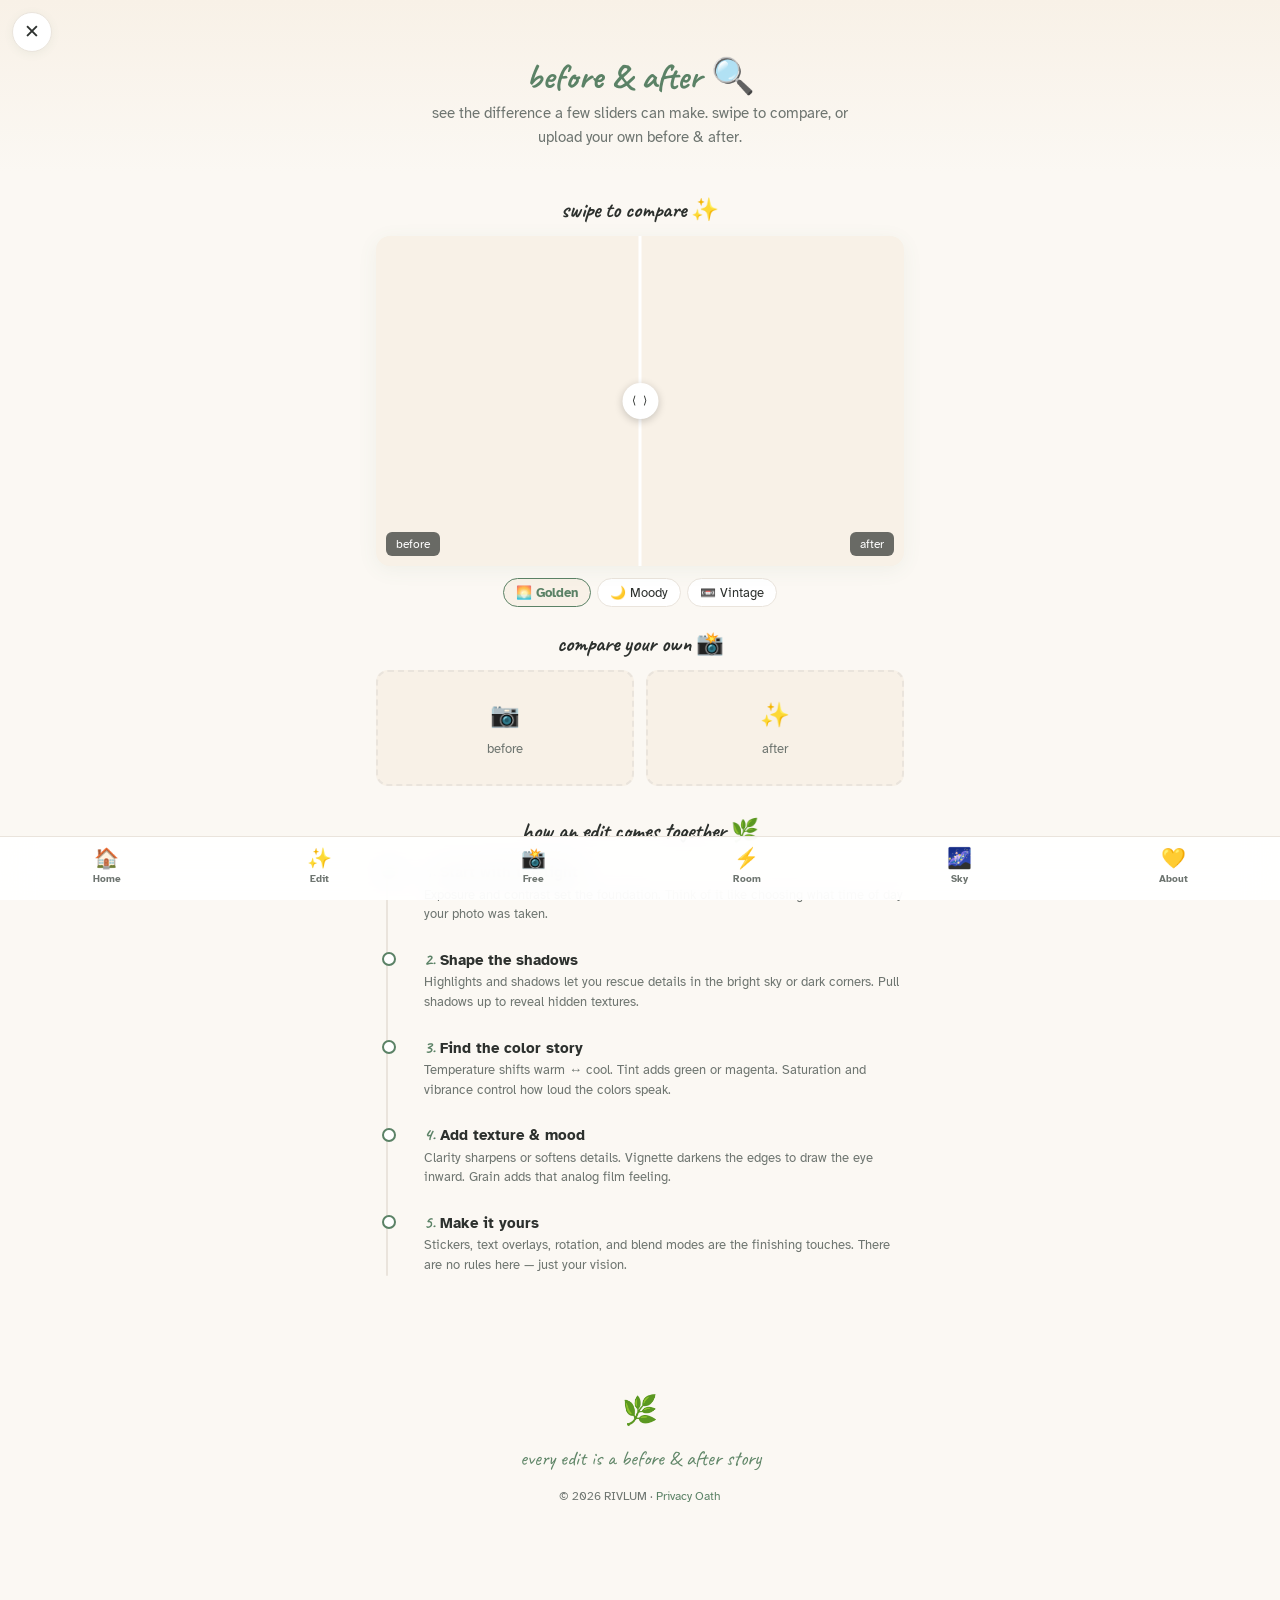
<file: compare.html>
<!DOCTYPE html>
<html lang="en">
<head>
  <meta charset="UTF-8">
  <meta name="viewport" content="width=device-width, initial-scale=1.0">
  <title>Compare · RIVLUM</title>
  <link rel="stylesheet" href="styles.css">
  <style>
    * { box-sizing: border-box; }
    body { margin: 0; background: var(--bg); color: var(--text); font-family: 'Atkinson Hyperlegible', sans-serif; padding-bottom: 7rem; }

    .compare-close {
      position: fixed;
      top: 12px;
      left: 12px;
      z-index: 200;
      width: 40px;
      height: 40px;
      border-radius: 50%;
      background: var(--card);
      border: 1.5px solid var(--border);
      display: flex;
      align-items: center;
      justify-content: center;
      text-decoration: none;
      color: var(--text);
      font-size: 1.2rem;
      box-shadow: 0 2px 10px var(--shadow);
    }
    .compare-close:active { transform: scale(0.95); }

    .compare-hero {
      text-align: center;
      padding: 3.5rem 1.5rem 1.5rem;
      background: linear-gradient(180deg, var(--bg2) 0%, var(--bg) 100%);
    }
    .compare-hero h2 {
      font-family: 'Caveat', cursive;
      font-size: 2.2rem;
      color: var(--accent);
      margin: 0 0 0.25rem;
    }
    .compare-hero p {
      color: var(--muted);
      font-size: 0.92rem;
      max-width: 440px;
      margin: 0 auto;
      line-height: 1.6;
    }

    /* Swipe Compare */
    .swipe-section {
      max-width: 560px;
      margin: 1.5rem auto;
      padding: 0 1rem;
    }
    .swipe-section h3 {
      font-family: 'Caveat', cursive;
      font-size: 1.4rem;
      color: var(--text);
      margin: 0 0 0.75rem;
      text-align: center;
    }
    .swipe-container {
      position: relative;
      width: 100%;
      aspect-ratio: 16 / 10;
      border-radius: 14px;
      overflow: hidden;
      box-shadow: 0 4px 20px var(--shadow);
      cursor: ew-resize;
      touch-action: none;
      user-select: none;
      background: var(--bg2);
    }
    .swipe-container canvas {
      position: absolute;
      top: 0;
      left: 0;
      width: 100%;
      height: 100%;
    }
    .swipe-before {
      z-index: 1;
      clip-path: inset(0 50% 0 0);
    }
    .swipe-after {
      z-index: 0;
    }
    .swipe-handle {
      position: absolute;
      top: 0;
      bottom: 0;
      left: 50%;
      width: 3px;
      background: white;
      z-index: 5;
      transform: translateX(-50%);
      pointer-events: none;
    }
    .swipe-handle::before {
      content: '⟨  ⟩';
      position: absolute;
      top: 50%;
      left: 50%;
      transform: translate(-50%, -50%);
      width: 36px;
      height: 36px;
      background: white;
      border-radius: 50%;
      display: flex;
      align-items: center;
      justify-content: center;
      font-size: 0.7rem;
      color: var(--text);
      box-shadow: 0 2px 8px rgba(0,0,0,0.2);
      letter-spacing: 2px;
    }
    .swipe-label {
      position: absolute;
      bottom: 10px;
      padding: 3px 10px;
      background: rgba(45,49,46,0.7);
      color: white;
      border-radius: 6px;
      font-size: 0.72rem;
      z-index: 6;
      pointer-events: none;
    }
    .swipe-label.before { left: 10px; }
    .swipe-label.after { right: 10px; }

    /* Example Selector */
    .example-chips {
      display: flex;
      gap: 0.4rem;
      justify-content: center;
      margin-top: 0.75rem;
      flex-wrap: wrap;
    }
    .example-chip {
      padding: 0.35rem 0.75rem;
      border: 1.5px solid var(--border);
      border-radius: 999px;
      background: var(--card);
      color: var(--text);
      font-size: 0.8rem;
      cursor: pointer;
      font-family: 'Atkinson Hyperlegible', sans-serif;
      transition: border-color 0.15s;
    }
    .example-chip.active {
      border-color: var(--accent);
      background: var(--bg2);
      color: var(--accent);
      font-weight: 700;
    }

    /* Timeline */
    .timeline-section {
      max-width: 560px;
      margin: 2rem auto;
      padding: 0 1rem;
    }
    .timeline-section h3 {
      font-family: 'Caveat', cursive;
      font-size: 1.4rem;
      color: var(--text);
      margin: 0 0 1rem;
      text-align: center;
    }
    .timeline {
      position: relative;
      padding-left: 2rem;
    }
    .timeline::before {
      content: '';
      position: absolute;
      left: 10px;
      top: 0;
      bottom: 0;
      width: 2px;
      background: var(--border);
      border-radius: 1px;
    }
    .timeline-step {
      position: relative;
      padding: 0 0 1.5rem 1rem;
    }
    .timeline-step:last-child { padding-bottom: 0; }
    .timeline-dot {
      position: absolute;
      left: -1.65rem;
      top: 0.2rem;
      width: 14px;
      height: 14px;
      border-radius: 50%;
      background: var(--card);
      border: 2px solid var(--accent);
    }
    .timeline-step:first-child .timeline-dot {
      background: var(--accent);
    }
    .timeline-step h4 {
      font-size: 0.95rem;
      color: var(--text);
      margin: 0 0 0.2rem;
    }
    .timeline-step p {
      font-size: 0.82rem;
      color: var(--muted);
      margin: 0;
      line-height: 1.5;
    }
    .timeline-step .step-num {
      font-family: 'Caveat', cursive;
      font-size: 1.1rem;
      color: var(--accent);
    }

    /* Upload Compare */
    .upload-compare {
      max-width: 560px;
      margin: 1.5rem auto;
      padding: 0 1rem;
    }
    .upload-compare h3 {
      font-family: 'Caveat', cursive;
      font-size: 1.4rem;
      color: var(--text);
      margin: 0 0 0.75rem;
      text-align: center;
    }
    .upload-row {
      display: flex;
      gap: 0.75rem;
    }
    .upload-slot {
      flex: 1;
      border: 2px dashed var(--border);
      border-radius: 12px;
      padding: 1.5rem 0.5rem;
      text-align: center;
      background: var(--bg2);
      cursor: pointer;
      transition: border-color 0.15s;
      position: relative;
      overflow: hidden;
    }
    .upload-slot:hover { border-color: var(--accent); }
    .upload-slot input { display: none; }
    .upload-slot .slot-label {
      font-size: 0.82rem;
      color: var(--muted);
      display: block;
      margin-top: 0.3rem;
    }
    .upload-slot .slot-emoji {
      font-size: 1.5rem;
      display: block;
    }
    .upload-slot img {
      position: absolute;
      inset: 0;
      width: 100%;
      height: 100%;
      object-fit: cover;
      border-radius: 10px;
    }
    .upload-slot .slot-overlay {
      position: absolute;
      inset: 0;
      background: rgba(0,0,0,0.4);
      display: none;
      align-items: center;
      justify-content: center;
      color: white;
      font-size: 0.8rem;
      border-radius: 10px;
    }
    .upload-slot:hover .slot-overlay { display: flex; }

    .compare-footer-spacer { height: 2rem; }

    @media (max-width: 400px) {
      .upload-row { flex-direction: column; }
    }
  </style>
</head>
<body>

  <script>
    (function(){
      var t = localStorage.getItem('rivlum_theme') || 'meadow';
      document.body.setAttribute('data-theme', t);
      if (localStorage.getItem('rivlum_dys') === '1') document.body.classList.add('dyslexia-font');
      if (localStorage.getItem('rivlum_motion') === '1') document.body.classList.add('reduced-motion');
    })();
  </script>

  <a href="index.html" class="compare-close" aria-label="Go home">✕</a>

  <section class="compare-hero">
    <h2>before & after 🔍</h2>
    <p>see the difference a few sliders can make. swipe to compare, or upload your own before & after.</p>
  </section>

  <!-- Swipe Compare -->
  <div class="swipe-section">
    <h3>swipe to compare ✨</h3>
    <div class="swipe-container" id="swipeContainer">
      <canvas class="swipe-before" id="beforeCanvas"></canvas>
      <canvas class="swipe-after" id="afterCanvas"></canvas>
      <div class="swipe-handle" id="swipeHandle"></div>
      <span class="swipe-label before">before</span>
      <span class="swipe-label after">after</span>
    </div>
    <div class="example-chips">
      <button class="example-chip active" data-example="golden">🌅 Golden</button>
      <button class="example-chip" data-example="moody">🌙 Moody</button>
      <button class="example-chip" data-example="vintage">📼 Vintage</button>
    </div>
  </div>

  <!-- Upload Compare -->
  <div class="upload-compare">
    <h3>compare your own 📸</h3>
    <div class="upload-row">
      <label class="upload-slot" id="beforeSlot">
        <input type="file" accept="image/*" id="beforeUpload">
        <span class="slot-emoji">📷</span>
        <span class="slot-label">before</span>
        <div class="slot-overlay">tap to change</div>
      </label>
      <label class="upload-slot" id="afterSlot">
        <input type="file" accept="image/*" id="afterUpload">
        <span class="slot-emoji">✨</span>
        <span class="slot-label">after</span>
        <div class="slot-overlay">tap to change</div>
      </label>
    </div>
  </div>

  <!-- Timeline -->
  <div class="timeline-section">
    <h3>how an edit comes together 🌿</h3>
    <div class="timeline">
      <div class="timeline-step">
        <div class="timeline-dot"></div>
        <h4><span class="step-num">1.</span> Start with the light</h4>
        <p>Exposure and contrast set the foundation. Think of it like choosing what time of day your photo was taken.</p>
      </div>
      <div class="timeline-step">
        <div class="timeline-dot"></div>
        <h4><span class="step-num">2.</span> Shape the shadows</h4>
        <p>Highlights and shadows let you rescue details in the bright sky or dark corners. Pull shadows up to reveal hidden textures.</p>
      </div>
      <div class="timeline-step">
        <div class="timeline-dot"></div>
        <h4><span class="step-num">3.</span> Find the color story</h4>
        <p>Temperature shifts warm ↔ cool. Tint adds green or magenta. Saturation and vibrance control how loud the colors speak.</p>
      </div>
      <div class="timeline-step">
        <div class="timeline-dot"></div>
        <h4><span class="step-num">4.</span> Add texture & mood</h4>
        <p>Clarity sharpens or softens details. Vignette darkens the edges to draw the eye inward. Grain adds that analog film feeling.</p>
      </div>
      <div class="timeline-step">
        <div class="timeline-dot"></div>
        <h4><span class="step-num">5.</span> Make it yours</h4>
        <p>Stickers, text overlays, rotation, and blend modes are the finishing touches. There are no rules here — just your vision.</p>
      </div>
    </div>
  </div>

  <div class="compare-footer-spacer"></div>

  <footer class="pretty-footer">
    <span class="footer-emoji">🌿</span>
    <span class="footer-script">every edit is a before & after story</span>
    <span class="footer-copy">© 2026 RIVLUM · <a href="privacy.html">Privacy Oath</a></span>
  </footer>

  <nav class="bottom-nav" aria-label="Main navigation">
    <a href="index.html" class="nav-item"><span class="nav-icon">🏠</span><span class="nav-label">Home</span></a>
    <a href="challenge.html" class="nav-item"><span class="nav-icon">✨</span><span class="nav-label">Edit</span></a>
    <a href="free-edit.html" class="nav-item"><span class="nav-icon">📸</span><span class="nav-label">Free</span></a>
    <a href="room.html" class="nav-item"><span class="nav-icon">⚡</span><span class="nav-label">Room</span></a>
    <a href="constellation.html" class="nav-item"><span class="nav-icon">🌌</span><span class="nav-label">Sky</span></a>
    <a href="about.html" class="nav-item"><span class="nav-icon">💛</span><span class="nav-label">About</span></a>
  </nav>

  <script>
    /* ========== GRAIN TEXTURE ========== */
    var grainCanvas = (function() {
      var c = document.createElement('canvas');
      c.width = 256; c.height = 256;
      var cx = c.getContext('2d');
      var d = cx.createImageData(256, 256);
      for (var i = 0; i < d.data.length; i += 4) {
        var v = Math.random() * 255;
        d.data[i] = v; d.data[i+1] = v; d.data[i+2] = v; d.data[i+3] = 255;
      }
      cx.putImageData(d, 0, 0);
      return c;
    })();

    /* ========== EXAMPLES ========== */
    var EXAMPLES = {
      golden: {
        img: 'https://images.unsplash.com/photo-1495616811223-4d98c6e9c869?auto=format&fit=crop&w=800&q=80',
        before: { exposure: 0, contrast: 0, highlights: 0, shadows: 0, temperature: 0, tint: 0, saturation: 0, vibrance: 0, clarity: 0, vignette: 0, grain: 0 },
        after: { exposure: 15, contrast: 20, highlights: -10, shadows: 15, temperature: 45, tint: -5, saturation: 20, vibrance: 30, clarity: 10, vignette: 20, grain: 8 }
      },
      moody: {
        img: 'https://images.unsplash.com/photo-1519681393784-d120267933ba?auto=format&fit=crop&w=800&q=80',
        before: { exposure: 0, contrast: 0, highlights: 0, shadows: 0, temperature: 0, tint: 0, saturation: 0, vibrance: 0, clarity: 0, vignette: 0, grain: 0 },
        after: { exposure: -15, contrast: 40, highlights: -30, shadows: 45, temperature: -25, tint: -10, saturation: -15, vibrance: 5, clarity: 35, vignette: 45, grain: 22 }
      },
      vintage: {
        img: 'https://images.unsplash.com/photo-1501785888041-af3ef285b470?auto=format&fit=crop&w=800&q=80',
        before: { exposure: 0, contrast: 0, highlights: 0, shadows: 0, temperature: 0, tint: 0, saturation: 0, vibrance: 0, clarity: 0, vignette: 0, grain: 0 },
        after: { exposure: -5, contrast: -15, highlights: -20, shadows: -10, temperature: 25, tint: 8, saturation: -25, vibrance: -5, clarity: -10, vignette: 30, grain: 35 }
      }
    };

    /* ========== RENDER ENGINE ========== */
    function applyEdits(ctx, canvas, img, s) {
      if (!img.complete || !img.naturalWidth) return;
      var w = canvas.width, h = canvas.height;
      ctx.clearRect(0, 0, w, h);
      ctx.save();

      if (s.rotation && s.rotation !== 0) {
        ctx.translate(w/2, h/2);
        ctx.rotate(s.rotation * Math.PI / 180);
        ctx.translate(-w/2, -h/2);
      }

      var brightness = 1 + (s.exposure / 100) * 0.5;
      var contrast = 1 + (s.contrast / 100) * 0.5;
      var saturate = 1 + (s.saturation / 100) * 0.8;
      var hueRotate = (s.temperature / 100) * 30;
      var blur = Math.abs(s.clarity) > 50 ? (Math.abs(s.clarity) - 50) / 100 : 0;
      var fs = 'brightness('+brightness+') contrast('+contrast+') saturate('+saturate+') hue-rotate('+hueRotate+'deg)';
      if (blur > 0) fs += ' blur('+blur+'px)';
      ctx.filter = fs;
      ctx.drawImage(img, 0, 0, w, h);
      ctx.filter = 'none';

      if (Math.abs(s.tint) > 2) {
        ctx.globalCompositeOperation = 'overlay';
        ctx.globalAlpha = Math.abs(s.tint) / 100 * 0.3;
        ctx.fillStyle = s.tint > 0 ? '#ff66cc' : '#66ff99';
        ctx.fillRect(0, 0, w, h);
        ctx.globalAlpha = 1; ctx.globalCompositeOperation = 'source-over';
      }
      if (s.highlights > 5) {
        ctx.globalCompositeOperation = 'screen';
        ctx.globalAlpha = s.highlights / 100 * 0.25;
        ctx.fillStyle = '#ffffff';
        ctx.fillRect(0, 0, w, h);
        ctx.globalAlpha = 1; ctx.globalCompositeOperation = 'source-over';
      }
      if (s.shadows > 5) {
        ctx.globalCompositeOperation = 'multiply';
        ctx.globalAlpha = s.shadows / 100 * 0.3;
        ctx.fillStyle = '#1a1a2e';
        ctx.fillRect(0, 0, w, h);
        ctx.globalAlpha = 1; ctx.globalCompositeOperation = 'source-over';
      }
      if (Math.abs(s.vibrance) > 5) {
        ctx.globalCompositeOperation = 'saturation';
        ctx.globalAlpha = Math.abs(s.vibrance) / 100 * 0.3;
        ctx.fillStyle = s.vibrance > 0 ? '#808080' : '#404040';
        ctx.fillRect(0, 0, w, h);
        ctx.globalAlpha = 1; ctx.globalCompositeOperation = 'source-over';
      }
      if (s.vignette > 2) {
        var vA = s.vignette / 100 * 0.7;
        var g = ctx.createRadialGradient(w/2, h/2, w*0.25, w/2, h/2, w*0.75);
        g.addColorStop(0, 'rgba(0,0,0,0)');
        g.addColorStop(1, 'rgba(0,0,0,'+vA+')');
        ctx.fillStyle = g;
        ctx.fillRect(0, 0, w, h);
      }
      if (s.grain > 2) {
        ctx.save();
        ctx.globalCompositeOperation = 'overlay';
        ctx.globalAlpha = (s.grain / 100) * 0.3;
        ctx.fillStyle = ctx.createPattern(grainCanvas, 'repeat');
        ctx.fillRect(0, 0, w, h);
        ctx.restore();
      }

      ctx.restore();
    }

    /* ========== SWIPE COMPARE ========== */
    var beforeCanvas = document.getElementById('beforeCanvas');
    var afterCanvas = document.getElementById('afterCanvas');
    var beforeCtx = beforeCanvas.getContext('2d');
    var afterCtx = afterCanvas.getContext('2d');
    var baseImg = new Image();
    baseImg.crossOrigin = 'anonymous';
    var currentExample = 'golden';

    function loadExample(key) {
      currentExample = key;
      var ex = EXAMPLES[key];
      document.querySelectorAll('.example-chip').forEach(function(c) {
        c.classList.toggle('active', c.getAttribute('data-example') === key);
      });

      baseImg.onload = function() {
        beforeCanvas.width = baseImg.naturalWidth;
        beforeCanvas.height = baseImg.naturalHeight;
        afterCanvas.width = baseImg.naturalWidth;
        afterCanvas.height = baseImg.naturalHeight;

        applyEdits(beforeCtx, beforeCanvas, baseImg, ex.before);
        applyEdits(afterCtx, afterCanvas, baseImg, ex.after);

        requestAnimationFrame(function() {
          applyEdits(beforeCtx, beforeCanvas, baseImg, ex.before);
          applyEdits(afterCtx, afterCanvas, baseImg, ex.after);
        });
        setTimeout(function() {
          applyEdits(beforeCtx, beforeCanvas, baseImg, ex.before);
          applyEdits(afterCtx, afterCanvas, baseImg, ex.after);
        }, 100);
      };
      baseImg.src = ex.img;
    }

    document.querySelectorAll('.example-chip').forEach(function(chip) {
      chip.addEventListener('click', function() {
        loadExample(this.getAttribute('data-example'));
      });
    });

    /* Swipe Logic */
    var swipeContainer = document.getElementById('swipeContainer');
    var swipeHandle = document.getElementById('swipeHandle');
    var isDragging = false;

    function setSwipePosition(x) {
      var rect = swipeContainer.getBoundingClientRect();
      var pct = Math.max(0, Math.min(100, ((x - rect.left) / rect.width) * 100));
      beforeCanvas.style.clipPath = 'inset(0 ' + (100 - pct) + '% 0 0)';
      swipeHandle.style.left = pct + '%';
    }

    swipeContainer.addEventListener('mousedown', function(e) {
      isDragging = true;
      setSwipePosition(e.clientX);
    });
    window.addEventListener('mousemove', function(e) {
      if (isDragging) setSwipePosition(e.clientX);
    });
    window.addEventListener('mouseup', function() { isDragging = false; });

    swipeContainer.addEventListener('touchstart', function(e) {
      isDragging = true;
      setSwipePosition(e.touches[0].clientX);
    }, { passive: true });
    swipeContainer.addEventListener('touchmove', function(e) {
      if (isDragging) setSwipePosition(e.touches[0].clientX);
    }, { passive: true });
    swipeContainer.addEventListener('touchend', function() { isDragging = false; });

    /* ========== USER UPLOAD COMPARE ========== */
    var userBeforeImg = null;
    var userAfterImg = null;

    document.getElementById('beforeUpload').addEventListener('change', function(e) {
      var file = e.target.files[0];
      if (!file) return;
      var reader = new FileReader();
      reader.onload = function(ev) {
        var img = new Image();
        img.onload = function() {
          userBeforeImg = img;
          var slot = document.getElementById('beforeSlot');
          var existing = slot.querySelector('img');
          if (existing) existing.remove();
          var preview = document.createElement('img');
          preview.src = ev.target.result;
          slot.insertBefore(preview, slot.firstChild);
        };
        img.src = ev.target.result;
      };
      reader.readAsDataURL(file);
    });

    document.getElementById('afterUpload').addEventListener('change', function(e) {
      var file = e.target.files[0];
      if (!file) return;
      var reader = new FileReader();
      reader.onload = function(ev) {
        var img = new Image();
        img.onload = function() {
          userAfterImg = img;
          var slot = document.getElementById('afterSlot');
          var existing = slot.querySelector('img');
          if (existing) existing.remove();
          var preview = document.createElement('img');
          preview.src = ev.target.result;
          slot.insertBefore(preview, slot.firstChild);
        };
        img.src = ev.target.result;
      };
      reader.readAsDataURL(file);
    });

    /* ========== INIT ========== */
    loadExample('golden');
  </script>

</body>
</html>
</file>
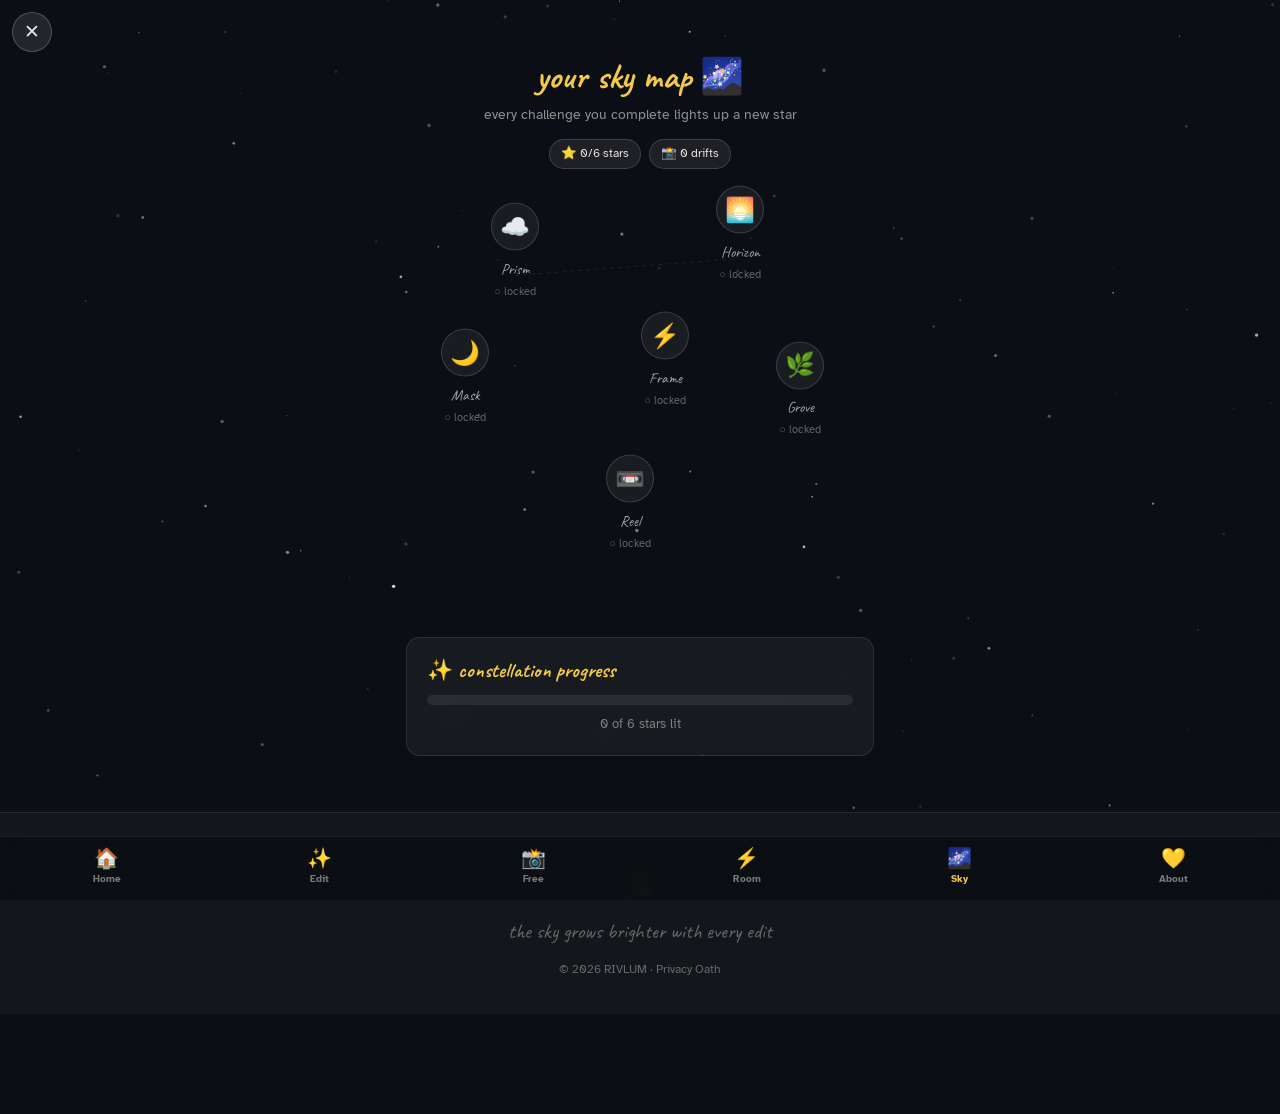
<file: constellation.html>
<!DOCTYPE html>
<html lang="en">
<head>
  <meta charset="UTF-8">
  <meta name="viewport" content="width=device-width, initial-scale=1.0">
  <title>Sky Map · RIVLUM</title>
  <link rel="stylesheet" href="styles.css">
  <style>
    * { box-sizing: border-box; }
    body { margin: 0; background: #0B0E14; color: #E8E4DF; font-family: 'Atkinson Hyperlegible', sans-serif; padding-bottom: 5rem; overflow-x: hidden; }

    .sky-close {
      position: fixed;
      top: 12px;
      left: 12px;
      z-index: 200;
      width: 40px;
      height: 40px;
      border-radius: 50%;
      background: rgba(255,255,255,0.1);
      border: 1.5px solid rgba(255,255,255,0.2);
      display: flex;
      align-items: center;
      justify-content: center;
      text-decoration: none;
      color: #E8E4DF;
      font-size: 1.2rem;
      backdrop-filter: blur(8px);
    }
    .sky-close:active { transform: scale(0.95); }

    .sky-hero {
      text-align: center;
      padding: 3.5rem 1.5rem 1rem;
      position: relative;
      z-index: 10;
    }
    .sky-hero h2 {
      font-family: 'Caveat', cursive;
      font-size: 2.2rem;
      color: #F2C94C;
      margin: 0 0 0.25rem;
    }
    .sky-hero p {
      color: rgba(232,228,223,0.6);
      font-size: 0.9rem;
      margin: 0;
    }

    .sky-pills {
      display: flex;
      justify-content: center;
      gap: 0.5rem;
      margin-top: 0.75rem;
      flex-wrap: wrap;
    }
    .sky-pill {
      display: inline-flex;
      align-items: center;
      gap: 0.3rem;
      background: rgba(255,255,255,0.08);
      border: 1px solid rgba(255,255,255,0.15);
      border-radius: 999px;
      padding: 0.25rem 0.7rem;
      font-size: 0.78rem;
      color: #E8E4DF;
    }
    .sky-pill.gold {
      background: rgba(242,201,76,0.15);
      border-color: rgba(242,201,76,0.4);
      color: #F2C94C;
    }

    /* Starfield Canvas */
    #starfield {
      position: fixed;
      top: 0;
      left: 0;
      width: 100%;
      height: 100%;
      z-index: 0;
      pointer-events: none;
    }

    /* Constellation Map */
    .constellation-map {
      position: relative;
      z-index: 10;
      max-width: 500px;
      margin: 1rem auto;
      padding: 1rem;
      min-height: 420px;
    }

    .star-node {
      position: absolute;
      display: flex;
      flex-direction: column;
      align-items: center;
      cursor: pointer;
      transition: transform 0.2s;
      text-decoration: none;
    }
    .star-node:hover { transform: scale(1.1); }
    .star-node:active { transform: scale(0.95); }

    .star-glow {
      width: 48px;
      height: 48px;
      border-radius: 50%;
      display: flex;
      align-items: center;
      justify-content: center;
      font-size: 1.5rem;
      position: relative;
    }
    .star-glow.locked {
      background: rgba(255,255,255,0.06);
      border: 1.5px solid rgba(255,255,255,0.15);
    }
    .star-glow.unlocked {
      background: rgba(242,201,76,0.2);
      border: 2px solid #F2C94C;
      box-shadow: 0 0 20px rgba(242,201,76,0.3), 0 0 40px rgba(242,201,76,0.1);
    }
    .star-glow.unlocked::after {
      content: '';
      position: absolute;
      inset: -6px;
      border-radius: 50%;
      border: 1px solid rgba(242,201,76,0.15);
      animation: pulse-ring 2.5s ease-in-out infinite;
    }

    @keyframes pulse-ring {
      0%, 100% { transform: scale(1); opacity: 0.5; }
      50% { transform: scale(1.2); opacity: 0; }
    }

    .star-label {
      margin-top: 0.35rem;
      font-family: 'Caveat', cursive;
      font-size: 0.95rem;
      color: rgba(232,228,223,0.7);
      white-space: nowrap;
    }
    .star-node.unlocked .star-label {
      color: #F2C94C;
    }
    .star-status {
      font-size: 0.68rem;
      color: rgba(232,228,223,0.4);
      margin-top: 0.1rem;
    }
    .star-node.unlocked .star-status {
      color: rgba(242,201,76,0.6);
    }

    /* Connecting Lines (SVG) */
    .constellation-lines {
      position: absolute;
      top: 0;
      left: 0;
      width: 100%;
      height: 100%;
      z-index: -1;
      pointer-events: none;
    }
    .constellation-lines line {
      stroke: rgba(255,255,255,0.08);
      stroke-width: 1;
      stroke-dasharray: 4 4;
    }
    .constellation-lines line.lit {
      stroke: rgba(242,201,76,0.25);
      stroke-dasharray: none;
    }

    /* Progress Section */
    .progress-section {
      position: relative;
      z-index: 10;
      max-width: 500px;
      margin: 0 auto;
      padding: 0 1rem 1.5rem;
    }
    .progress-card {
      background: rgba(255,255,255,0.05);
      border: 1px solid rgba(255,255,255,0.1);
      border-radius: 14px;
      padding: 1.25rem;
      backdrop-filter: blur(8px);
    }
    .progress-card h3 {
      font-family: 'Caveat', cursive;
      font-size: 1.3rem;
      color: #F2C94C;
      margin: 0 0 0.75rem;
    }
    .progress-bar-wrap {
      background: rgba(255,255,255,0.08);
      border-radius: 999px;
      height: 10px;
      overflow: hidden;
      margin-bottom: 0.5rem;
    }
    .progress-bar-fill {
      height: 100%;
      border-radius: 999px;
      background: linear-gradient(90deg, #F2C94C, #D07251);
      transition: width 0.6s ease;
    }
    .progress-text {
      font-size: 0.82rem;
      color: rgba(232,228,223,0.5);
      text-align: center;
    }

    .sky-footer-spacer { height: 2rem; }

    /* Override footer colors for dark sky */
    .pretty-footer {
      background: rgba(255,255,255,0.03) !important;
      border-top: 1px solid rgba(255,255,255,0.08) !important;
    }
    .pretty-footer .footer-script,
    .pretty-footer .footer-copy,
    .pretty-footer .footer-copy a {
      color: rgba(232,228,223,0.4) !important;
    }

    /* Bottom nav override for dark bg */
    .bottom-nav {
      background: rgba(11,14,20,0.95) !important;
      border-top: 1px solid rgba(255,255,255,0.08) !important;
      backdrop-filter: blur(12px);
    }
    .bottom-nav .nav-label {
      color: rgba(232,228,223,0.5) !important;
    }
    .bottom-nav .nav-item.active .nav-label {
      color: #F2C94C !important;
    }

    @media (prefers-reduced-motion: reduce), (.reduced-motion *) {
      .star-glow.unlocked::after { animation: none; }
    }
  </style>
</head>
<body>

  <script>
    (function(){
      var t = localStorage.getItem('rivlum_theme') || 'meadow';
      document.body.setAttribute('data-theme', t);
      if (localStorage.getItem('rivlum_dys') === '1') document.body.classList.add('dyslexia-font');
      if (localStorage.getItem('rivlum_motion') === '1') document.body.classList.add('reduced-motion');
    })();
  </script>

  <a href="index.html" class="sky-close" aria-label="Go home">✕</a>

  <canvas id="starfield"></canvas>

  <section class="sky-hero">
    <h2>your sky map 🌌</h2>
    <p>every challenge you complete lights up a new star</p>
    <div class="sky-pills" id="skyPills"></div>
  </section>

  <div class="constellation-map" id="constellationMap">
    <svg class="constellation-lines" id="constellationLines" viewBox="0 0 500 420" preserveAspectRatio="xMidYMid meet"></svg>
  </div>

  <div class="progress-section">
    <div class="progress-card">
      <h3>✨ constellation progress</h3>
      <div class="progress-bar-wrap">
        <div class="progress-bar-fill" id="progressFill" style="width: 0%"></div>
      </div>
      <p class="progress-text" id="progressText">0 of 6 stars lit</p>
    </div>
  </div>

  <div class="sky-footer-spacer"></div>

  <footer class="pretty-footer">
    <span class="footer-emoji">🌿</span>
    <span class="footer-script">the sky grows brighter with every edit</span>
    <span class="footer-copy">© 2026 RIVLUM · <a href="privacy.html">Privacy Oath</a></span>
  </footer>

  <nav class="bottom-nav" aria-label="Main navigation">
    <a href="index.html" class="nav-item"><span class="nav-icon">🏠</span><span class="nav-label">Home</span></a>
    <a href="challenge.html" class="nav-item"><span class="nav-icon">✨</span><span class="nav-label">Edit</span></a>
    <a href="free-edit.html" class="nav-item"><span class="nav-icon">📸</span><span class="nav-label">Free</span></a>
    <a href="room.html" class="nav-item"><span class="nav-icon">⚡</span><span class="nav-label">Room</span></a>
    <a href="constellation.html" class="nav-item active" aria-current="page"><span class="nav-icon">🌌</span><span class="nav-label">Sky</span></a>
    <a href="about.html" class="nav-item"><span class="nav-icon">💛</span><span class="nav-label">About</span></a>
  </nav>

  <script>
    /* ========== STARFIELD ANIMATION ========== */
    (function() {
      var c = document.getElementById('starfield');
      var ctx = c.getContext('2d');
      var stars = [];
      var NUM_STARS = 120;

      function resize() {
        c.width = window.innerWidth;
        c.height = window.innerHeight;
      }
      resize();
      window.addEventListener('resize', resize);

      for (var i = 0; i < NUM_STARS; i++) {
        stars.push({
          x: Math.random() * c.width,
          y: Math.random() * c.height,
          r: Math.random() * 1.5 + 0.3,
          alpha: Math.random() * 0.7 + 0.3,
          speed: Math.random() * 0.005 + 0.002,
          phase: Math.random() * Math.PI * 2
        });
      }

      var reducedMotion = localStorage.getItem('rivlum_motion') === '1';

      function draw(time) {
        ctx.clearRect(0, 0, c.width, c.height);
        stars.forEach(function(s) {
          var twinkle = reducedMotion ? s.alpha : s.alpha * (0.6 + 0.4 * Math.sin(time * s.speed + s.phase));
          ctx.beginPath();
          ctx.arc(s.x, s.y, s.r, 0, Math.PI * 2);
          ctx.fillStyle = 'rgba(232,228,223,' + twinkle + ')';
          ctx.fill();
        });
        if (!reducedMotion) {
          requestAnimationFrame(draw);
        }
      }
      requestAnimationFrame(draw);
    })();

    /* ========== CONSTELLATION DATA ========== */
    var NODES = [
      { key: 'prism', emoji: '☁️', name: 'Prism', x: 25, y: 12 },
      { key: 'horizon', emoji: '🌅', name: 'Horizon', x: 70, y: 8 },
      { key: 'mask', emoji: '🌙', name: 'Mask', x: 15, y: 42 },
      { key: 'frame', emoji: '⚡', name: 'Frame', x: 55, y: 38 },
      { key: 'grove', emoji: '🌿', name: 'Grove', x: 82, y: 45 },
      { key: 'reel', emoji: '📼', name: 'Reel', x: 48, y: 72 }
    ];

    var EDGES = [
      [0, 1], [0, 2], [1, 3], [2, 3], [3, 4], [2, 5], [3, 5], [4, 5]
    ];

    /* ========== LOAD STARS ========== */
    function getUnlockedStars() {
      try {
        return JSON.parse(localStorage.getItem('rivlum_stars') || '[]');
      } catch(e) {
        return [];
      }
    }

    /* ========== RENDER PILLS ========== */
    function renderPills() {
      var unlocked = getUnlockedStars();
      var streak = parseInt(localStorage.getItem('rivlum_streak') || '0');
      var drifts = [];
      try { drifts = JSON.parse(localStorage.getItem('rivlum_drifts') || '[]'); } catch(e) {}

      var html = '<span class="sky-pill">⭐ ' + unlocked.length + '/6 stars</span>';
      html += '<span class="sky-pill">📸 ' + drifts.length + ' drifts</span>';
      if (streak > 0) html += '<span class="sky-pill gold">🔥 ' + streak + '-day chain</span>';
      document.getElementById('skyPills').innerHTML = html;
    }
    renderPills();

    /* ========== RENDER CONSTELLATION ========== */
    function renderConstellation() {
      var unlocked = getUnlockedStars();
      var map = document.getElementById('constellationMap');
      var svg = document.getElementById('constellationLines');

      /* Clear old nodes (keep SVG) */
      var oldNodes = map.querySelectorAll('.star-node');
      oldNodes.forEach(function(n) { n.remove(); });

      /* Draw edges */
      var linesHtml = '';
      EDGES.forEach(function(edge) {
        var a = NODES[edge[0]];
        var b = NODES[edge[1]];
        var bothLit = unlocked.indexOf(a.key) !== -1 && unlocked.indexOf(b.key) !== -1;
        var ax = a.x * 5, ay = a.y * 4.2 + 24;
        var bx = b.x * 5, by = b.y * 4.2 + 24;
        linesHtml += '<line x1="'+ax+'" y1="'+ay+'" x2="'+bx+'" y2="'+by+'" class="'+(bothLit ? 'lit' : '')+'">';
      });
      svg.innerHTML = linesHtml;

      /* Draw nodes */
      NODES.forEach(function(node) {
        var isUnlocked = unlocked.indexOf(node.key) !== -1;
        var el = document.createElement('a');
        el.href = 'challenge.html?c=' + node.key;
        el.className = 'star-node' + (isUnlocked ? ' unlocked' : '');
        el.style.left = node.x + '%';
        el.style.top = node.y + '%';
        el.style.transform = 'translate(-50%, -50%)';

        el.innerHTML =
          '<div class="star-glow ' + (isUnlocked ? 'unlocked' : 'locked') + '">' +
            node.emoji +
          '</div>' +
          '<span class="star-label">' + node.name + '</span>' +
          '<span class="star-status">' + (isUnlocked ? '⭐ lit' : '○ locked') + '</span>';

        map.appendChild(el);
      });

      /* Progress */
      var pct = Math.round((unlocked.length / 6) * 100);
      document.getElementById('progressFill').style.width = pct + '%';
      document.getElementById('progressText').textContent = unlocked.length + ' of 6 stars lit' + (unlocked.length === 6 ? ' — complete constellation! 🎉' : '');
    }
    renderConstellation();
  </script>

</body>
</html>
</file>
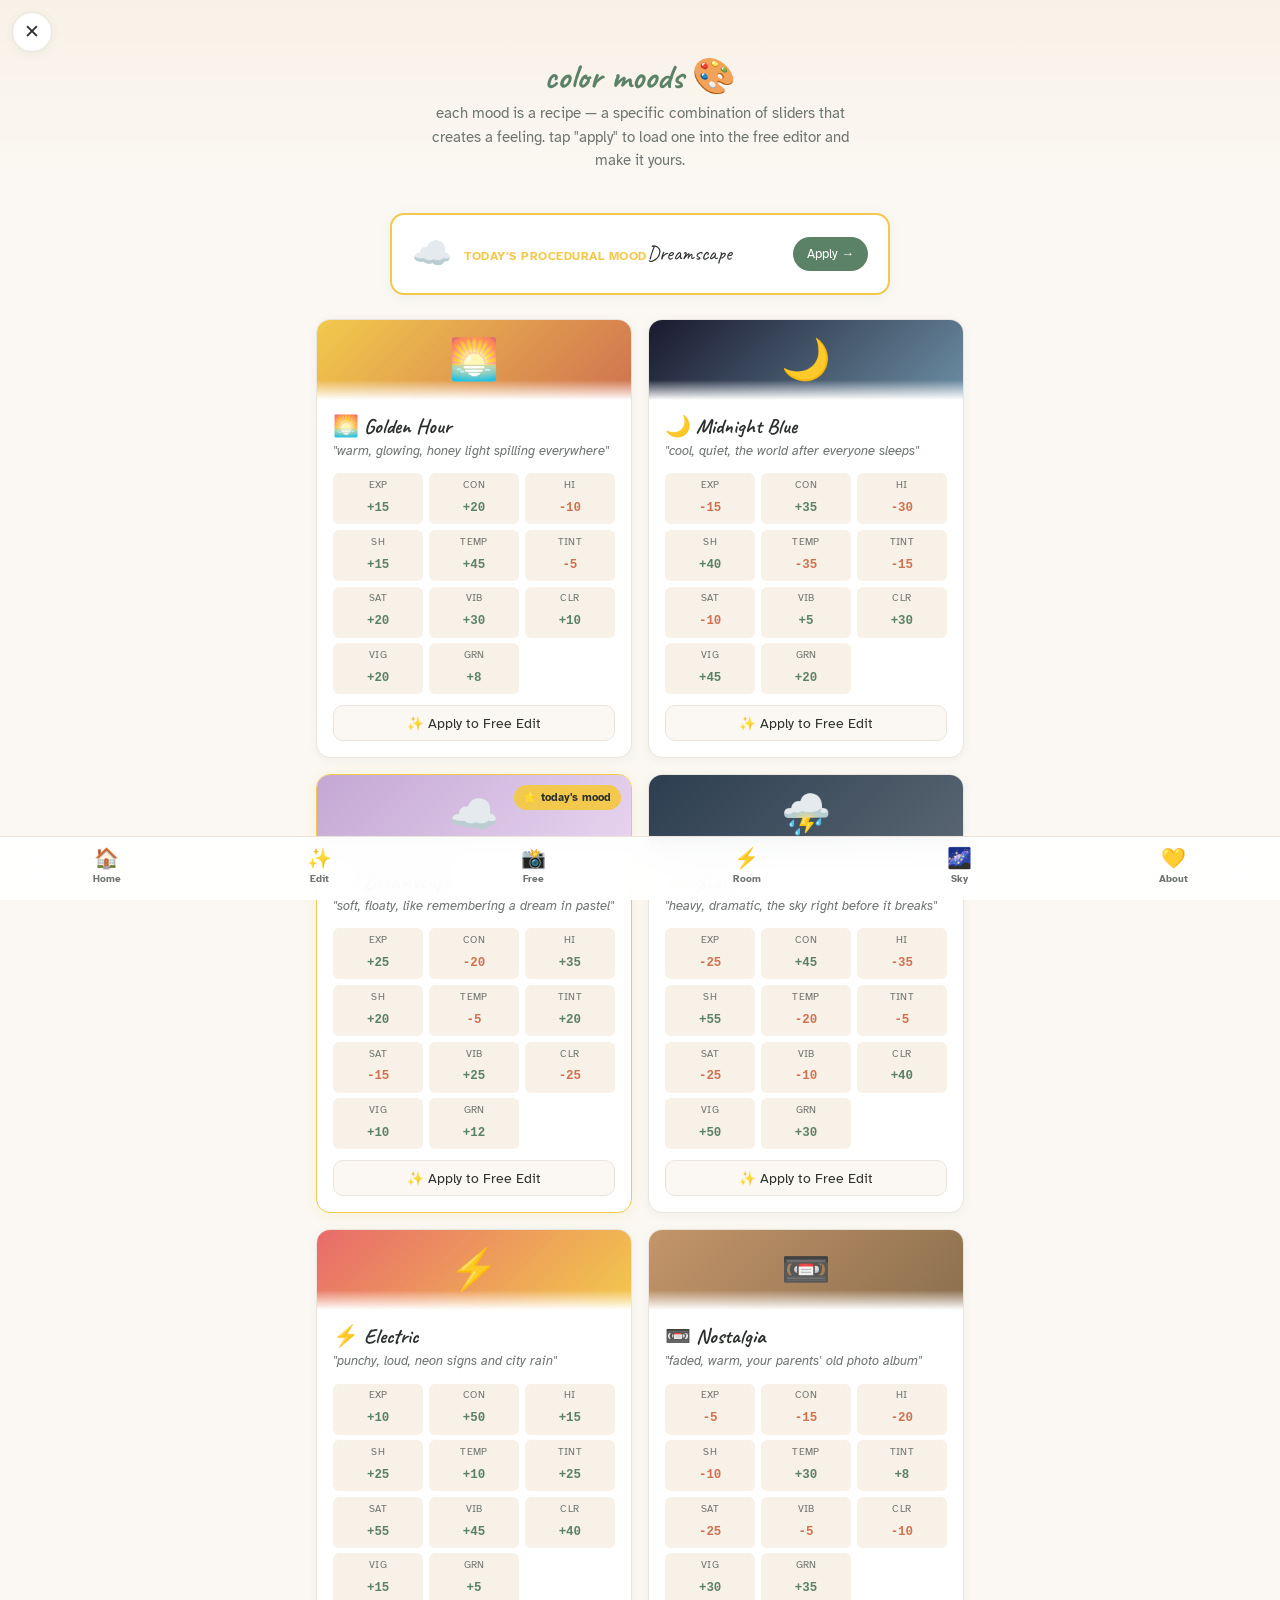
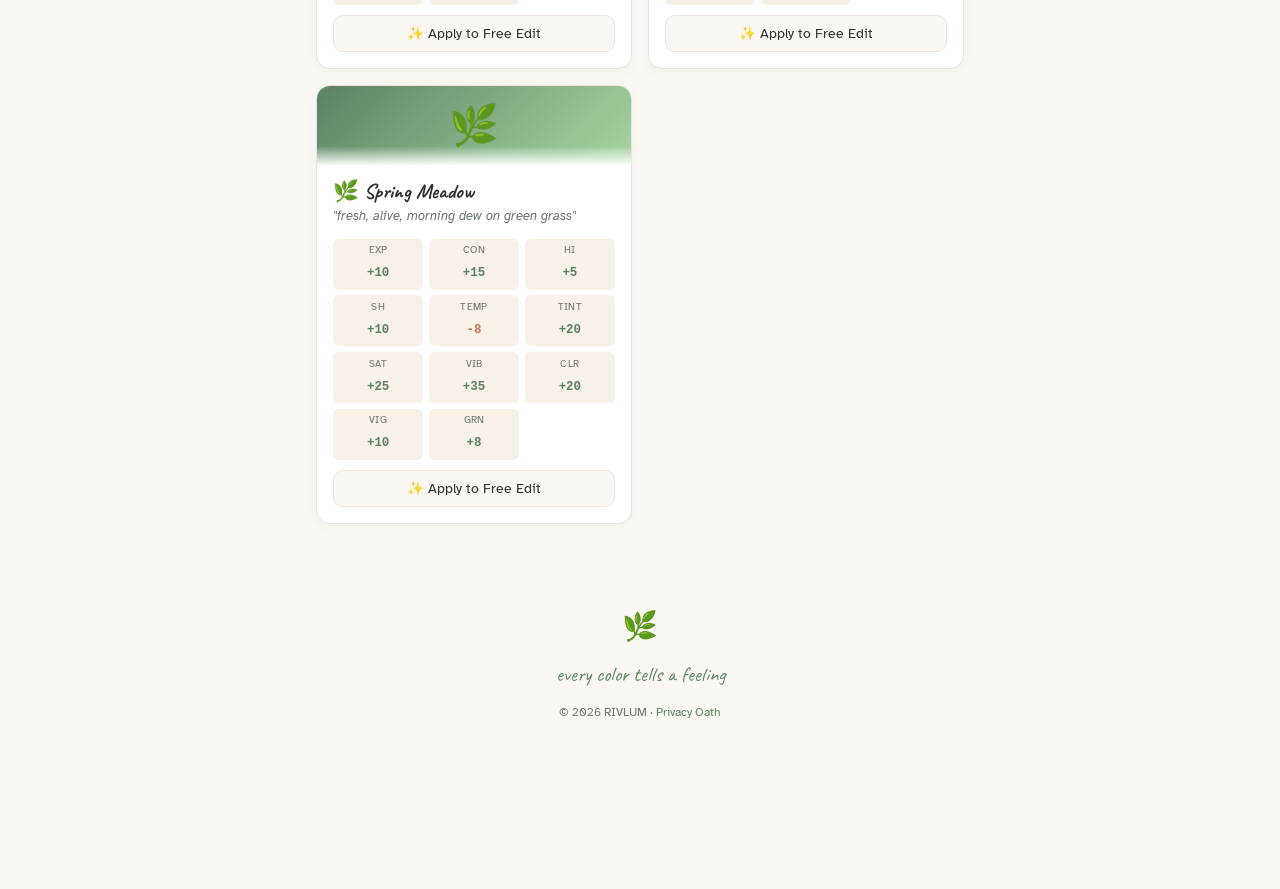
<file: moods.html>
<!DOCTYPE html>
<html lang="en">
<head>
  <meta charset="UTF-8">
  <meta name="viewport" content="width=device-width, initial-scale=1.0">
  <title>Color Moods · RIVLUM</title>
  <link rel="stylesheet" href="styles.css">
  <style>
    * { box-sizing: border-box; }
    body { margin: 0; background: var(--bg); color: var(--text); font-family: 'Atkinson Hyperlegible', sans-serif; padding-bottom: 7rem; }

    .moods-close {
      position: fixed;
      top: 12px;
      left: 12px;
      z-index: 200;
      width: 40px;
      height: 40px;
      border-radius: 50%;
      background: var(--card);
      border: 1.5px solid var(--border);
      display: flex;
      align-items: center;
      justify-content: center;
      text-decoration: none;
      color: var(--text);
      font-size: 1.2rem;
      box-shadow: 0 2px 10px var(--shadow);
    }
    .moods-close:active { transform: scale(0.95); }

    .moods-hero {
      text-align: center;
      padding: 3.5rem 1.5rem 1.5rem;
      background: linear-gradient(180deg, var(--bg2) 0%, var(--bg) 100%);
    }
    .moods-hero h2 {
      font-family: 'Caveat', cursive;
      font-size: 2.2rem;
      color: var(--accent);
      margin: 0 0 0.25rem;
    }
    .moods-hero p {
      color: var(--muted);
      font-size: 0.92rem;
      max-width: 440px;
      margin: 0 auto;
      line-height: 1.6;
    }

    .today-banner {
      max-width: 500px;
      margin: 1rem auto 0;
      padding: 0.85rem 1.25rem;
      background: var(--card);
      border: 2px solid var(--gold);
      border-radius: 14px;
      display: flex;
      align-items: center;
      gap: 0.75rem;
      box-shadow: 0 2px 12px var(--shadow);
    }
    .today-banner .today-emoji {
      font-size: 2rem;
      flex-shrink: 0;
    }
    .today-banner .today-info {
      flex: 1;
    }
    .today-banner .today-label {
      font-size: 0.72rem;
      color: var(--gold);
      text-transform: uppercase;
      letter-spacing: 0.5px;
      font-weight: 700;
    }
    .today-banner .today-name {
      font-family: 'Caveat', cursive;
      font-size: 1.3rem;
      color: var(--text);
    }
    .today-banner .today-btn {
      padding: 0.45rem 0.85rem;
      background: var(--accent);
      color: white;
      border: none;
      border-radius: 999px;
      font-family: 'Atkinson Hyperlegible', sans-serif;
      font-size: 0.8rem;
      cursor: pointer;
      white-space: nowrap;
      text-decoration: none;
      display: inline-block;
    }
    .today-banner .today-btn:active { transform: scale(0.97); }

    .moods-grid {
      max-width: 680px;
      margin: 1.5rem auto 0;
      padding: 0 1rem;
      display: grid;
      grid-template-columns: repeat(auto-fill, minmax(290px, 1fr));
      gap: 1rem;
    }

    .mood-card {
      background: var(--card);
      border: 1px solid var(--border);
      border-radius: 14px;
      overflow: hidden;
      box-shadow: 0 2px 10px var(--shadow);
      transition: transform 0.15s;
      position: relative;
    }
    .mood-card:hover { transform: translateY(-2px); }
    .mood-card.is-today {
      border-color: var(--gold);
      box-shadow: 0 2px 16px rgba(242,201,76,0.15);
    }
    .mood-card.is-today::before {
      content: '⭐ today\'s mood';
      position: absolute;
      top: 10px;
      right: 10px;
      background: var(--gold);
      color: var(--text);
      padding: 0.2rem 0.6rem;
      border-radius: 999px;
      font-size: 0.7rem;
      font-weight: 700;
      z-index: 5;
    }

    .mood-swatch {
      height: 80px;
      display: flex;
      align-items: center;
      justify-content: center;
      font-size: 2.5rem;
      position: relative;
    }
    .mood-swatch::after {
      content: '';
      position: absolute;
      bottom: 0;
      left: 0;
      right: 0;
      height: 20px;
      background: linear-gradient(transparent, var(--card));
    }

    .mood-body {
      padding: 0.85rem 1rem 1rem;
    }
    .mood-body h3 {
      font-family: 'Caveat', cursive;
      font-size: 1.3rem;
      color: var(--text);
      margin: 0 0 0.15rem;
    }
    .mood-body .mood-vibe {
      font-size: 0.8rem;
      color: var(--muted);
      margin: 0 0 0.65rem;
      font-style: italic;
    }

    .recipe-grid {
      display: grid;
      grid-template-columns: repeat(3, 1fr);
      gap: 0.35rem;
      margin-bottom: 0.65rem;
    }
    .recipe-item {
      background: var(--bg2);
      border-radius: 6px;
      padding: 0.3rem 0.4rem;
      text-align: center;
    }
    .recipe-item .recipe-label {
      font-size: 0.62rem;
      color: var(--muted);
      text-transform: uppercase;
      letter-spacing: 0.3px;
      display: block;
    }
    .recipe-item .recipe-val {
      font-size: 0.78rem;
      color: var(--text);
      font-family: monospace;
      font-weight: 700;
    }
    .recipe-val.pos { color: var(--accent); }
    .recipe-val.neg { color: #D07251; }
    .recipe-val.zero { color: var(--muted); }

    .mood-apply-btn {
      width: 100%;
      padding: 0.55rem;
      border: 1.5px solid var(--border);
      border-radius: 10px;
      background: var(--bg);
      color: var(--text);
      font-family: 'Atkinson Hyperlegible', sans-serif;
      font-size: 0.85rem;
      cursor: pointer;
      transition: background 0.15s, border-color 0.15s;
    }
    .mood-apply-btn:hover {
      border-color: var(--accent);
      background: var(--bg2);
    }
    .mood-apply-btn:active { transform: scale(0.98); }

    /* Toast */
    .toast {
      position: fixed;
      bottom: 90px;
      left: 50%;
      transform: translateX(-50%) translateY(100px);
      background: var(--accent);
      color: white;
      padding: 0.75rem 1.25rem;
      border-radius: 999px;
      font-family: 'Caveat', cursive;
      font-size: 1.1rem;
      box-shadow: 0 4px 16px rgba(0,0,0,0.15);
      opacity: 0;
      transition: transform 0.4s ease, opacity 0.4s ease;
      z-index: 500;
      max-width: 90%;
      text-align: center;
      pointer-events: none;
    }
    .toast.show {
      transform: translateX(-50%) translateY(0);
      opacity: 1;
    }

    .moods-footer-spacer { height: 2rem; }

    @media (max-width: 400px) {
      .moods-grid {
        grid-template-columns: 1fr;
      }
      .recipe-grid {
        grid-template-columns: repeat(2, 1fr);
      }
    }
  </style>
</head>
<body>

  <script>
    (function(){
      var t = localStorage.getItem('rivlum_theme') || 'meadow';
      document.body.setAttribute('data-theme', t);
      if (localStorage.getItem('rivlum_dys') === '1') document.body.classList.add('dyslexia-font');
      if (localStorage.getItem('rivlum_motion') === '1') document.body.classList.add('reduced-motion');
    })();
  </script>

  <a href="index.html" class="moods-close" aria-label="Go home">✕</a>

  <section class="moods-hero">
    <h2>color moods 🎨</h2>
    <p>each mood is a recipe — a specific combination of sliders that creates a feeling. tap "apply" to load one into the free editor and make it yours.</p>
  </section>

  <div id="todayBanner"></div>

  <div class="moods-grid" id="moodsGrid"></div>

  <div class="moods-footer-spacer"></div>

  <footer class="pretty-footer">
    <span class="footer-emoji">🌿</span>
    <span class="footer-script">every color tells a feeling</span>
    <span class="footer-copy">© 2026 RIVLUM · <a href="privacy.html">Privacy Oath</a></span>
  </footer>

  <nav class="bottom-nav" aria-label="Main navigation">
    <a href="index.html" class="nav-item"><span class="nav-icon">🏠</span><span class="nav-label">Home</span></a>
    <a href="challenge.html" class="nav-item"><span class="nav-icon">✨</span><span class="nav-label">Edit</span></a>
    <a href="free-edit.html" class="nav-item"><span class="nav-icon">📸</span><span class="nav-label">Free</span></a>
    <a href="room.html" class="nav-item"><span class="nav-icon">⚡</span><span class="nav-label">Room</span></a>
    <a href="constellation.html" class="nav-item"><span class="nav-icon">🌌</span><span class="nav-label">Sky</span></a>
    <a href="about.html" class="nav-item"><span class="nav-icon">💛</span><span class="nav-label">About</span></a>
  </nav>

  <div class="toast" id="toast"></div>

  <script>
    /* ========== MOOD DATA ========== */
    var MOODS = [
      {
        key: 'golden',
        name: 'Golden Hour',
        emoji: '🌅',
        color: '#F2C94C',
        gradient: 'linear-gradient(135deg, #F2C94C 0%, #D07251 100%)',
        vibe: 'warm, glowing, honey light spilling everywhere',
        sliders: { exposure: 15, contrast: 20, highlights: -10, shadows: 15, temperature: 45, tint: -5, saturation: 20, vibrance: 30, clarity: 10, vignette: 20, grain: 8 }
      },
      {
        key: 'midnight',
        name: 'Midnight Blue',
        emoji: '🌙',
        color: '#6C8EA4',
        gradient: 'linear-gradient(135deg, #1a1a2e 0%, #6C8EA4 100%)',
        vibe: 'cool, quiet, the world after everyone sleeps',
        sliders: { exposure: -15, contrast: 35, highlights: -30, shadows: 40, temperature: -35, tint: -15, saturation: -10, vibrance: 5, clarity: 30, vignette: 45, grain: 20 }
      },
      {
        key: 'dream',
        name: 'Dreamscape',
        emoji: '☁️',
        color: '#C4A8D4',
        gradient: 'linear-gradient(135deg, #C4A8D4 0%, #E8D5F0 100%)',
        vibe: 'soft, floaty, like remembering a dream in pastel',
        sliders: { exposure: 25, contrast: -20, highlights: 35, shadows: 20, temperature: -5, tint: 20, saturation: -15, vibrance: 25, clarity: -25, vignette: 10, grain: 12 }
      },
      {
        key: 'storm',
        name: 'Storm',
        emoji: '⛈️',
        color: '#5A6672',
        gradient: 'linear-gradient(135deg, #2C3E50 0%, #5A6672 100%)',
        vibe: 'heavy, dramatic, the sky right before it breaks',
        sliders: { exposure: -25, contrast: 45, highlights: -35, shadows: 55, temperature: -20, tint: -5, saturation: -25, vibrance: -10, clarity: 40, vignette: 50, grain: 30 }
      },
      {
        key: 'electric',
        name: 'Electric',
        emoji: '⚡',
        color: '#E86B6B',
        gradient: 'linear-gradient(135deg, #E86B6B 0%, #F2C94C 100%)',
        vibe: 'punchy, loud, neon signs and city rain',
        sliders: { exposure: 10, contrast: 50, highlights: 15, shadows: 25, temperature: 10, tint: 25, saturation: 55, vibrance: 45, clarity: 40, vignette: 15, grain: 5 }
      },
      {
        key: 'nostalgia',
        name: 'Nostalgia',
        emoji: '📼',
        color: '#C4956A',
        gradient: 'linear-gradient(135deg, #C4956A 0%, #8B6F4E 100%)',
        vibe: 'faded, warm, your parents\' old photo album',
        sliders: { exposure: -5, contrast: -15, highlights: -20, shadows: -10, temperature: 30, tint: 8, saturation: -25, vibrance: -5, clarity: -10, vignette: 30, grain: 35 }
      },
      {
        key: 'meadow',
        name: 'Spring Meadow',
        emoji: '🌿',
        color: '#5B8266',
        gradient: 'linear-gradient(135deg, #5B8266 0%, #A8D5A2 100%)',
        vibe: 'fresh, alive, morning dew on green grass',
        sliders: { exposure: 10, contrast: 15, highlights: 5, shadows: 10, temperature: -8, tint: 20, saturation: 25, vibrance: 35, clarity: 20, vignette: 10, grain: 8 }
      }
    ];

    var SLIDER_SHORT = {
      exposure: 'Exp', contrast: 'Con', highlights: 'Hi', shadows: 'Sh',
      temperature: 'Temp', tint: 'Tint', saturation: 'Sat', vibrance: 'Vib',
      clarity: 'Clr', vignette: 'Vig', grain: 'Grn'
    };

    /* ========== DAILY MOOD ========== */
    function getDailyMoodIndex() {
      var d = new Date();
      var dayOfYear = Math.floor((d - new Date(d.getFullYear(), 0, 0)) / 86400000);
      return dayOfYear % MOODS.length;
    }
    var todayIdx = getDailyMoodIndex();
    var todayMood = MOODS[todayIdx];

    /* ========== TOAST ========== */
    var toast = document.getElementById('toast');
    var toastTimer;
    function showToast(msg) {
      toast.textContent = msg;
      toast.classList.add('show');
      clearTimeout(toastTimer);
      toastTimer = setTimeout(function() { toast.classList.remove('show'); }, 2500);
    }

    /* ========== TODAY BANNER ========== */
    function renderTodayBanner() {
      var wrap = document.getElementById('todayBanner');
      wrap.innerHTML =
        '<div class="today-banner">' +
          '<span class="today-emoji">' + todayMood.emoji + '</span>' +
          '<div class="today-info">' +
            '<span class="today-label">today\'s procedural mood</span>' +
            '<span class="today-name">' + todayMood.name + '</span>' +
          '</div>' +
          '<a href="free-edit.html" class="today-btn" id="todayApplyBtn">Apply →</a>' +
        '</div>';

      document.getElementById('todayApplyBtn').addEventListener('click', function(e) {
        e.preventDefault();
        applyMoodToFreeEdit(todayMood);
      });
    }
    renderTodayBanner();

    /* ========== RENDER MOOD CARDS ========== */
    function renderMoods() {
      var grid = document.getElementById('moodsGrid');
      var html = '';

      MOODS.forEach(function(mood, idx) {
        var isToday = idx === todayIdx;
        var recipeHtml = '';
        var keys = ['exposure','contrast','highlights','shadows','temperature','tint','saturation','vibrance','clarity','vignette','grain'];

        keys.forEach(function(k) {
          var v = mood.sliders[k];
          var cls = v > 0 ? 'pos' : (v < 0 ? 'neg' : 'zero');
          var sign = v > 0 ? '+' : '';
          recipeHtml +=
            '<div class="recipe-item">' +
              '<span class="recipe-label">' + SLIDER_SHORT[k] + '</span>' +
              '<span class="recipe-val ' + cls + '">' + sign + v + '</span>' +
            '</div>';
        });

        html +=
          '<div class="mood-card' + (isToday ? ' is-today' : '') + '">' +
            '<div class="mood-swatch" style="background:' + mood.gradient + '">' +
              mood.emoji +
            '</div>' +
            '<div class="mood-body">' +
              '<h3>' + mood.emoji + ' ' + mood.name + '</h3>' +
              '<p class="mood-vibe">"' + mood.vibe + '"</p>' +
              '<div class="recipe-grid">' + recipeHtml + '</div>' +
              '<button class="mood-apply-btn" data-mood-idx="' + idx + '">✨ Apply to Free Edit</button>' +
            '</div>' +
          '</div>';
      });

      grid.innerHTML = html;

      grid.querySelectorAll('.mood-apply-btn').forEach(function(btn) {
        btn.addEventListener('click', function() {
          var idx = parseInt(this.getAttribute('data-mood-idx'));
          applyMoodToFreeEdit(MOODS[idx]);
        });
      });
    }
    renderMoods();

    /* ========== APPLY MOOD ========== */
    function applyMoodToFreeEdit(mood) {
      var restoreData = {
        challenge: 'mood-' + mood.key,
        sliders: Object.assign({}, mood.sliders),
        blendMode: 'overlay',
        rotation: 0,
        stickers: [],
        textOverlay: '',
        textColor: '#FFFFFF'
      };
      localStorage.setItem('rivlum_restore', JSON.stringify(restoreData));
      showToast(mood.emoji + ' ' + mood.name + ' loaded — go create!');
      setTimeout(function() {
        window.location.href = 'free-edit.html?restore=1';
      }, 600);
    }
  </script>

</body>
</html>
</file>
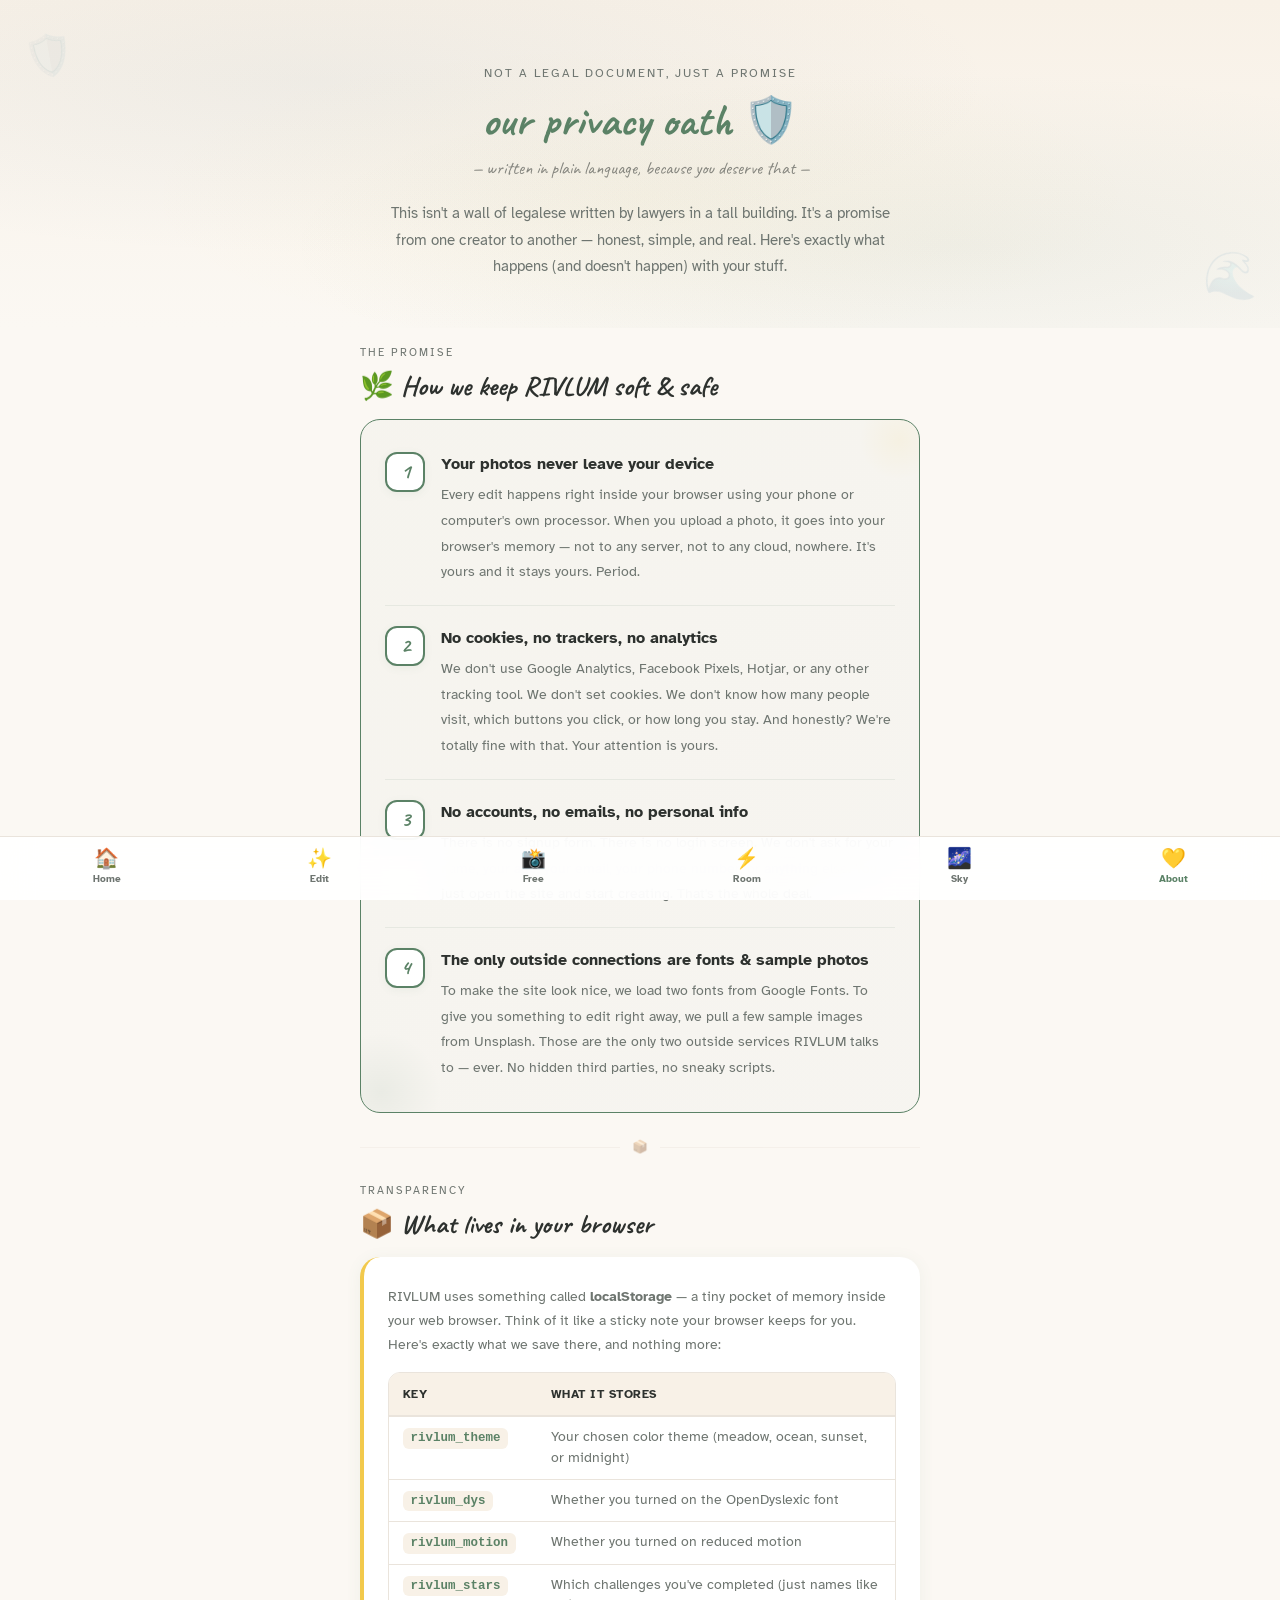
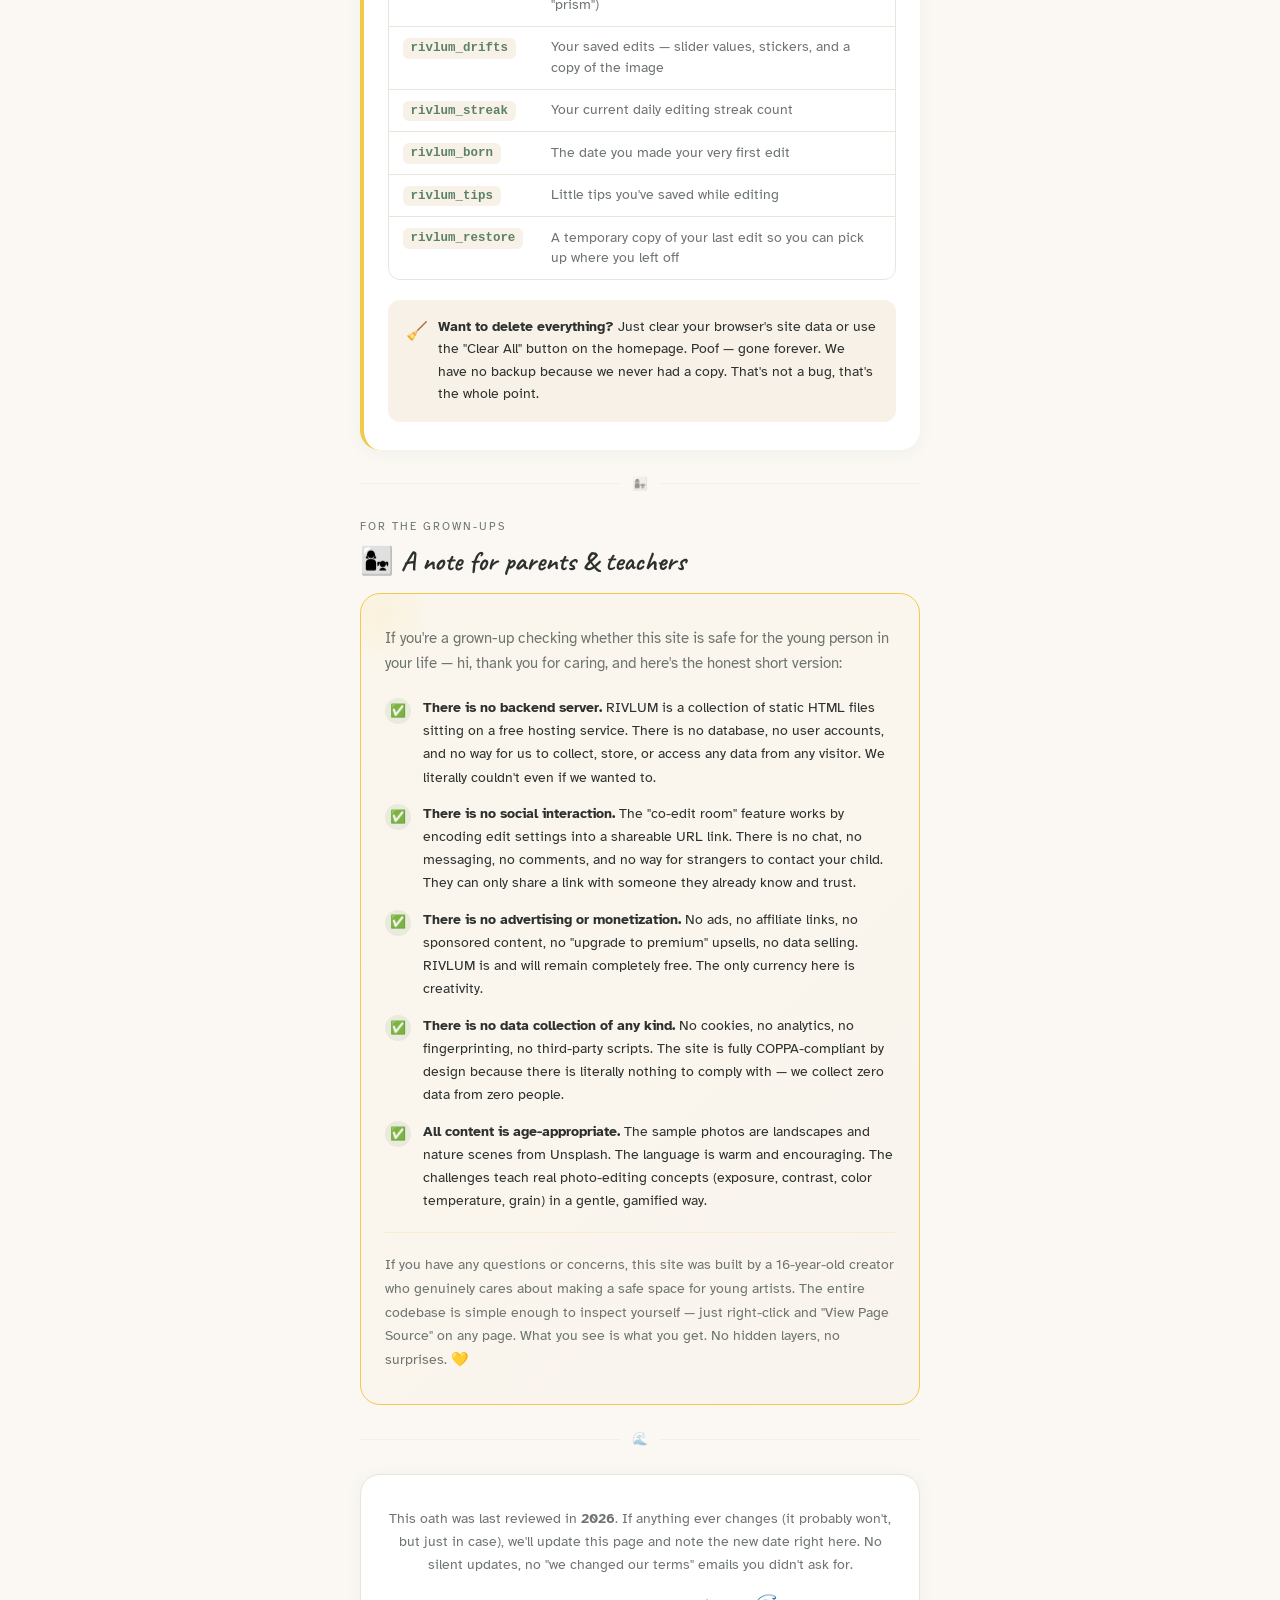
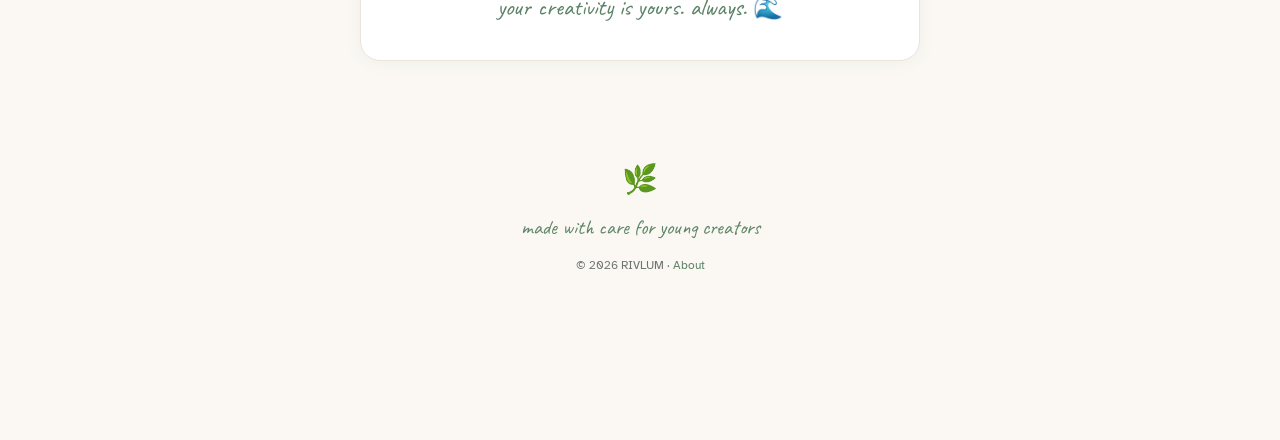
<file: privacy.html>
<!DOCTYPE html>
<html lang="en">
<head>
  <meta charset="UTF-8">
  <meta name="viewport" content="width=device-width, initial-scale=1.0">
  <title>Privacy Oath · RIVLUM</title>
  <link rel="stylesheet" href="styles.css">
  <style>
    * { box-sizing: border-box; }
    body { margin: 0; background: var(--bg); color: var(--text); font-family: 'Atkinson Hyperlegible', sans-serif; padding-bottom: 7rem; }

    /* ========== HERO ========== */
    .privacy-hero {
      text-align: center;
      padding: 4rem 1.5rem 3rem;
      background:
        radial-gradient(ellipse at 75% 75%, rgba(91,130,102,0.07) 0%, transparent 50%),
        radial-gradient(ellipse at 25% 25%, rgba(108,142,164,0.07) 0%, transparent 50%),
        radial-gradient(ellipse at 50% 60%, rgba(242,201,76,0.05) 0%, transparent 55%),
        linear-gradient(180deg, var(--bg2) 0%, var(--bg) 100%);
      position: relative;
      overflow: hidden;
    }
    .privacy-hero::before {
      content: '🛡️';
      position: absolute;
      top: 24px;
      left: 24px;
      font-size: 2.5rem;
      opacity: 0.1;
      transform: rotate(-10deg);
    }
    .privacy-hero::after {
      content: '🌊';
      position: absolute;
      bottom: 16px;
      right: 20px;
      font-size: 2.8rem;
      opacity: 0.08;
      transform: rotate(8deg);
    }
    .privacy-hero .hero-eyebrow {
      font-size: 0.72rem;
      text-transform: uppercase;
      letter-spacing: 2px;
      color: var(--muted);
      margin: 0 0 0.75rem;
    }
    .privacy-hero h2 {
      font-family: 'Caveat', cursive;
      font-size: 2.8rem;
      color: var(--accent);
      margin: 0 0 0.5rem;
      line-height: 1.1;
    }
    .privacy-hero .hero-sub {
      font-family: 'Caveat', cursive;
      font-size: 1.15rem;
      color: var(--text);
      opacity: 0.55;
      margin: 0 0 1rem;
    }
    .privacy-hero p.hero-desc {
      color: var(--muted);
      font-size: 0.95rem;
      max-width: 500px;
      margin: 0 auto;
      line-height: 1.75;
    }

    /* ========== LAYOUT ========== */
    .privacy-section {
      max-width: 600px;
      margin: 0 auto;
      padding: 1rem 1.25rem;
    }

    /* ========== DIVIDER ========== */
    .divider {
      display: flex;
      align-items: center;
      justify-content: center;
      gap: 0.75rem;
      padding: 1.5rem 0;
      color: var(--muted);
      opacity: 0.4;
      font-size: 0.8rem;
    }
    .divider::before, .divider::after {
      content: '';
      flex: 1;
      height: 1px;
      background: var(--border);
    }

    /* ========== SECTION HEADERS ========== */
    .section-label {
      font-size: 0.68rem;
      text-transform: uppercase;
      letter-spacing: 2px;
      color: var(--muted);
      margin: 0 0 0.5rem;
    }
    .section-heading {
      font-family: 'Caveat', cursive;
      font-size: 1.7rem;
      color: var(--text);
      margin: 0 0 1rem;
      line-height: 1.2;
    }

    /* ========== OATH CARD ========== */
    .oath-card {
      background:
        linear-gradient(135deg, rgba(91,130,102,0.03) 0%, rgba(108,142,164,0.03) 100%);
      border: 1.5px solid var(--accent);
      border-radius: 20px;
      padding: 2rem 1.5rem;
      position: relative;
      overflow: hidden;
    }
    .oath-card::before {
      content: '';
      position: absolute;
      bottom: -40px;
      left: -40px;
      width: 120px;
      height: 120px;
      background: radial-gradient(circle, rgba(91,130,102,0.08) 0%, transparent 70%);
      border-radius: 50%;
    }
    .oath-card::after {
      content: '';
      position: absolute;
      top: -20px;
      right: -20px;
      width: 80px;
      height: 80px;
      background: radial-gradient(circle, rgba(242,201,76,0.08) 0%, transparent 70%);
      border-radius: 50%;
    }

    .oath-list {
      list-style: none;
      padding: 0;
      margin: 0;
      position: relative;
      z-index: 1;
    }
    .oath-item {
      display: flex;
      gap: 1rem;
      padding: 1.25rem 0;
      border-bottom: 1px solid rgba(91,130,102,0.1);
    }
    .oath-item:last-child {
      border-bottom: none;
      padding-bottom: 0;
    }
    .oath-item:first-child {
      padding-top: 0;
    }
    .oath-number {
      width: 40px;
      height: 40px;
      border-radius: 12px;
      background: var(--card);
      border: 2px solid var(--accent);
      display: flex;
      align-items: center;
      justify-content: center;
      font-family: 'Caveat', cursive;
      font-size: 1.3rem;
      color: var(--accent);
      flex-shrink: 0;
      font-weight: 700;
      box-shadow: 0 2px 8px var(--shadow);
    }
    .oath-content strong {
      display: block;
      color: var(--text);
      font-size: 1rem;
      margin-bottom: 0.3rem;
    }
    .oath-content span {
      color: var(--muted);
      font-size: 0.88rem;
      line-height: 1.65;
    }

    /* ========== DATA TABLE CARD ========== */
    .data-card {
      background: var(--card);
      border-radius: 20px;
      padding: 1.75rem 1.5rem;
      box-shadow: 0 2px 16px var(--shadow);
      border-left: 4px solid var(--gold);
      overflow: hidden;
    }
    .data-card .card-emoji {
      font-size: 1.5rem;
      display: block;
      margin-bottom: 0.5rem;
    }
    .data-card h3 {
      font-family: 'Caveat', cursive;
      font-size: 1.5rem;
      color: var(--text);
      margin: 0 0 0.5rem;
    }
    .data-card > p {
      color: var(--muted);
      font-size: 0.9rem;
      line-height: 1.65;
      margin: 0 0 1rem;
    }

    .data-table {
      width: 100%;
      border-collapse: separate;
      border-spacing: 0;
      font-size: 0.85rem;
      border-radius: 12px;
      overflow: hidden;
      border: 1px solid var(--border);
    }
    .data-table thead th {
      text-align: left;
      padding: 0.7rem 0.85rem;
      background: var(--bg2);
      color: var(--text);
      font-weight: 700;
      font-size: 0.75rem;
      text-transform: uppercase;
      letter-spacing: 0.5px;
      border-bottom: 2px solid var(--border);
    }
    .data-table tbody td {
      padding: 0.65rem 0.85rem;
      color: var(--muted);
      border-bottom: 1px solid var(--border);
      vertical-align: top;
      line-height: 1.5;
    }
    .data-table tbody tr:last-child td {
      border-bottom: none;
    }
    .data-table tbody tr:hover td {
      background: rgba(91,130,102,0.02);
    }
    .data-table code {
      background: var(--bg2);
      padding: 0.2rem 0.5rem;
      border-radius: 6px;
      font-size: 0.78rem;
      color: var(--accent);
      font-weight: 700;
      white-space: nowrap;
    }

    .data-note {
      margin-top: 1.25rem;
      padding: 1rem 1.15rem;
      background: var(--bg2);
      border-radius: 12px;
      font-size: 0.88rem;
      color: var(--text);
      line-height: 1.6;
      display: flex;
      align-items: flex-start;
      gap: 0.6rem;
    }
    .data-note .note-icon {
      flex-shrink: 0;
      font-size: 1.1rem;
      margin-top: 0.1rem;
    }

    /* ========== PARENT CARD ========== */
    .parent-card {
      background:
        linear-gradient(135deg, rgba(242,201,76,0.04) 0%, rgba(208,114,81,0.03) 100%);
      border: 1.5px solid var(--gold);
      border-radius: 20px;
      padding: 2rem 1.5rem;
      position: relative;
      overflow: hidden;
    }
    .parent-card::before {
      content: '';
      position: absolute;
      top: -30px;
      left: -30px;
      width: 100px;
      height: 100px;
      background: radial-gradient(circle, rgba(242,201,76,0.1) 0%, transparent 70%);
      border-radius: 50%;
    }
    .parent-card .card-emoji {
      font-size: 1.5rem;
      display: block;
      margin-bottom: 0.5rem;
      position: relative;
      z-index: 1;
    }
    .parent-card h3 {
      font-family: 'Caveat', cursive;
      font-size: 1.6rem;
      color: var(--text);
      margin: 0 0 0.5rem;
      position: relative;
      z-index: 1;
    }
    .parent-card .parent-lead {
      color: var(--muted);
      font-size: 0.92rem;
      line-height: 1.7;
      margin: 0 0 1.25rem;
      position: relative;
      z-index: 1;
    }

    .parent-detail {
      display: flex;
      align-items: flex-start;
      gap: 0.75rem;
      margin-bottom: 0.85rem;
      position: relative;
      z-index: 1;
    }
    .parent-detail:last-of-type {
      margin-bottom: 0;
    }
    .parent-detail .detail-check {
      flex-shrink: 0;
      width: 26px;
      height: 26px;
      border-radius: 50%;
      background: rgba(91,130,102,0.1);
      display: flex;
      align-items: center;
      justify-content: center;
      font-size: 0.8rem;
      margin-top: 0.1rem;
    }
    .parent-detail p {
      margin: 0;
      font-size: 0.9rem;
      color: var(--text);
      line-height: 1.6;
    }
    .parent-detail p strong {
      color: var(--text);
    }

    .parent-closing {
      margin-top: 1.25rem;
      padding-top: 1.25rem;
      border-top: 1px solid rgba(242,201,76,0.2);
      color: var(--muted);
      font-size: 0.88rem;
      line-height: 1.7;
      position: relative;
      z-index: 1;
    }

    /* ========== CLOSING CARD ========== */
    .closing-card {
      background: var(--card);
      border-radius: 20px;
      padding: 2rem 1.5rem;
      text-align: center;
      box-shadow: 0 2px 16px var(--shadow);
      border: 1.5px solid var(--border);
    }
    .closing-card p {
      color: var(--muted);
      font-size: 0.88rem;
      line-height: 1.65;
      margin: 0 0 0.75rem;
    }
    .closing-card .closing-script {
      font-family: 'Caveat', cursive;
      font-size: 1.5rem;
      color: var(--accent);
      margin: 0.5rem 0 0;
    }

    .privacy-footer-spacer { height: 2rem; }
  </style>
</head>
<body>

  <script>
    (function(){
      var t = localStorage.getItem('rivlum_theme') || 'meadow';
      document.body.setAttribute('data-theme', t);
      if (localStorage.getItem('rivlum_dys') === '1') document.body.classList.add('dyslexia-font');
      if (localStorage.getItem('rivlum_motion') === '1') document.body.classList.add('reduced-motion');
    })();
  </script>

  <!-- Hero -->
  <section class="privacy-hero">
    <p class="hero-eyebrow">not a legal document, just a promise</p>
    <h2>our privacy oath 🛡️</h2>
    <p class="hero-sub">— written in plain language, because you deserve that —</p>
    <p class="hero-desc">This isn't a wall of legalese written by lawyers in a tall building. It's a promise from one creator to another — honest, simple, and real. Here's exactly what happens (and doesn't happen) with your stuff.</p>
  </section>

  <div class="privacy-section">

    <!-- 4-Point Oath -->
    <p class="section-label">the promise</p>
    <h3 class="section-heading">🌿 How we keep RIVLUM soft & safe</h3>
    <div class="oath-card">
      <ul class="oath-list">
        <li class="oath-item">
          <span class="oath-number">1</span>
          <div class="oath-content">
            <strong>Your photos never leave your device</strong>
            <span>Every edit happens right inside your browser using your phone or computer's own processor. When you upload a photo, it goes into your browser's memory — not to any server, not to any cloud, nowhere. It's yours and it stays yours. Period.</span>
          </div>
        </li>
        <li class="oath-item">
          <span class="oath-number">2</span>
          <div class="oath-content">
            <strong>No cookies, no trackers, no analytics</strong>
            <span>We don't use Google Analytics, Facebook Pixels, Hotjar, or any other tracking tool. We don't set cookies. We don't know how many people visit, which buttons you click, or how long you stay. And honestly? We're totally fine with that. Your attention is yours.</span>
          </div>
        </li>
        <li class="oath-item">
          <span class="oath-number">3</span>
          <div class="oath-content">
            <strong>No accounts, no emails, no personal info</strong>
            <span>There is no signup form. There is no login screen. We don't ask for your name, your age, your email, your phone number, or anything else. You just open the site and start creating. That's the whole deal.</span>
          </div>
        </li>
        <li class="oath-item">
          <span class="oath-number">4</span>
          <div class="oath-content">
            <strong>The only outside connections are fonts & sample photos</strong>
            <span>To make the site look nice, we load two fonts from Google Fonts. To give you something to edit right away, we pull a few sample images from Unsplash. Those are the only two outside services RIVLUM talks to — ever. No hidden third parties, no sneaky scripts.</span>
          </div>
        </li>
      </ul>
    </div>

    <div class="divider">📦</div>

    <!-- Data Table -->
    <p class="section-label">transparency</p>
    <h3 class="section-heading">📦 What lives in your browser</h3>
    <div class="data-card">
      <p>RIVLUM uses something called <strong>localStorage</strong> — a tiny pocket of memory inside your web browser. Think of it like a sticky note your browser keeps for you. Here's exactly what we save there, and nothing more:</p>

      <table class="data-table">
        <thead>
          <tr>
            <th>Key</th>
            <th>What it stores</th>
          </tr>
        </thead>
        <tbody>
          <tr>
            <td><code>rivlum_theme</code></td>
            <td>Your chosen color theme (meadow, ocean, sunset, or midnight)</td>
          </tr>
          <tr>
            <td><code>rivlum_dys</code></td>
            <td>Whether you turned on the OpenDyslexic font</td>
          </tr>
          <tr>
            <td><code>rivlum_motion</code></td>
            <td>Whether you turned on reduced motion</td>
          </tr>
          <tr>
            <td><code>rivlum_stars</code></td>
            <td>Which challenges you've completed (just names like "prism")</td>
          </tr>
          <tr>
            <td><code>rivlum_drifts</code></td>
            <td>Your saved edits — slider values, stickers, and a copy of the image</td>
          </tr>
          <tr>
            <td><code>rivlum_streak</code></td>
            <td>Your current daily editing streak count</td>
          </tr>
          <tr>
            <td><code>rivlum_born</code></td>
            <td>The date you made your very first edit</td>
          </tr>
          <tr>
            <td><code>rivlum_tips</code></td>
            <td>Little tips you've saved while editing</td>
          </tr>
          <tr>
            <td><code>rivlum_restore</code></td>
            <td>A temporary copy of your last edit so you can pick up where you left off</td>
          </tr>
        </tbody>
      </table>

      <div class="data-note">
        <span class="note-icon">🧹</span>
        <span><strong>Want to delete everything?</strong> Just clear your browser's site data or use the "Clear All" button on the homepage. Poof — gone forever. We have no backup because we never had a copy. That's not a bug, that's the whole point.</span>
      </div>
    </div>

    <div class="divider">👩‍👧</div>

    <!-- Parents & Teachers -->
    <p class="section-label">for the grown-ups</p>
    <h3 class="section-heading">👩‍👧 A note for parents & teachers</h3>
    <div class="parent-card">
      <p class="parent-lead">If you're a grown-up checking whether this site is safe for the young person in your life — hi, thank you for caring, and here's the honest short version:</p>

      <div class="parent-detail">
        <span class="detail-check">✅</span>
        <p><strong>There is no backend server.</strong> RIVLUM is a collection of static HTML files sitting on a free hosting service. There is no database, no user accounts, and no way for us to collect, store, or access any data from any visitor. We literally couldn't even if we wanted to.</p>
      </div>
      <div class="parent-detail">
        <span class="detail-check">✅</span>
        <p><strong>There is no social interaction.</strong> The "co-edit room" feature works by encoding edit settings into a shareable URL link. There is no chat, no messaging, no comments, and no way for strangers to contact your child. They can only share a link with someone they already know and trust.</p>
      </div>
      <div class="parent-detail">
        <span class="detail-check">✅</span>
        <p><strong>There is no advertising or monetization.</strong> No ads, no affiliate links, no sponsored content, no "upgrade to premium" upsells, no data selling. RIVLUM is and will remain completely free. The only currency here is creativity.</p>
      </div>
      <div class="parent-detail">
        <span class="detail-check">✅</span>
        <p><strong>There is no data collection of any kind.</strong> No cookies, no analytics, no fingerprinting, no third-party scripts. The site is fully COPPA-compliant by design because there is literally nothing to comply with — we collect zero data from zero people.</p>
      </div>
      <div class="parent-detail">
        <span class="detail-check">✅</span>
        <p><strong>All content is age-appropriate.</strong> The sample photos are landscapes and nature scenes from Unsplash. The language is warm and encouraging. The challenges teach real photo-editing concepts (exposure, contrast, color temperature, grain) in a gentle, gamified way.</p>
      </div>

      <p class="parent-closing">If you have any questions or concerns, this site was built by a 16-year-old creator who genuinely cares about making a safe space for young artists. The entire codebase is simple enough to inspect yourself — just right-click and "View Page Source" on any page. What you see is what you get. No hidden layers, no surprises. 💛</p>
    </div>

    <div class="divider">🌊</div>

    <!-- Closing -->
    <div class="closing-card">
      <p>This oath was last reviewed in <strong>2026</strong>. If anything ever changes (it probably won't, but just in case), we'll update this page and note the new date right here. No silent updates, no "we changed our terms" emails you didn't ask for.</p>
      <p class="closing-script">your creativity is yours. always. 🌊</p>
    </div>

  </div>

  <div class="privacy-footer-spacer"></div>

  <footer class="pretty-footer">
    <span class="footer-emoji">🌿</span>
    <span class="footer-script">made with care for young creators</span>
    <span class="footer-copy">© 2026 RIVLUM · <a href="about.html">About</a></span>
  </footer>

  <nav class="bottom-nav" aria-label="Main navigation">
    <a href="index.html" class="nav-item"><span class="nav-icon">🏠</span><span class="nav-label">Home</span></a>
    <a href="challenge.html" class="nav-item"><span class="nav-icon">✨</span><span class="nav-label">Edit</span></a>
    <a href="free-edit.html" class="nav-item"><span class="nav-icon">📸</span><span class="nav-label">Free</span></a>
    <a href="room.html" class="nav-item"><span class="nav-icon">⚡</span><span class="nav-label">Room</span></a>
    <a href="constellation.html" class="nav-item"><span class="nav-icon">🌌</span><span class="nav-label">Sky</span></a>
    <a href="about.html" class="nav-item active" aria-current="page"><span class="nav-icon">💛</span><span class="nav-label">About</span></a>
  </nav>

</body>
</html>
</file>
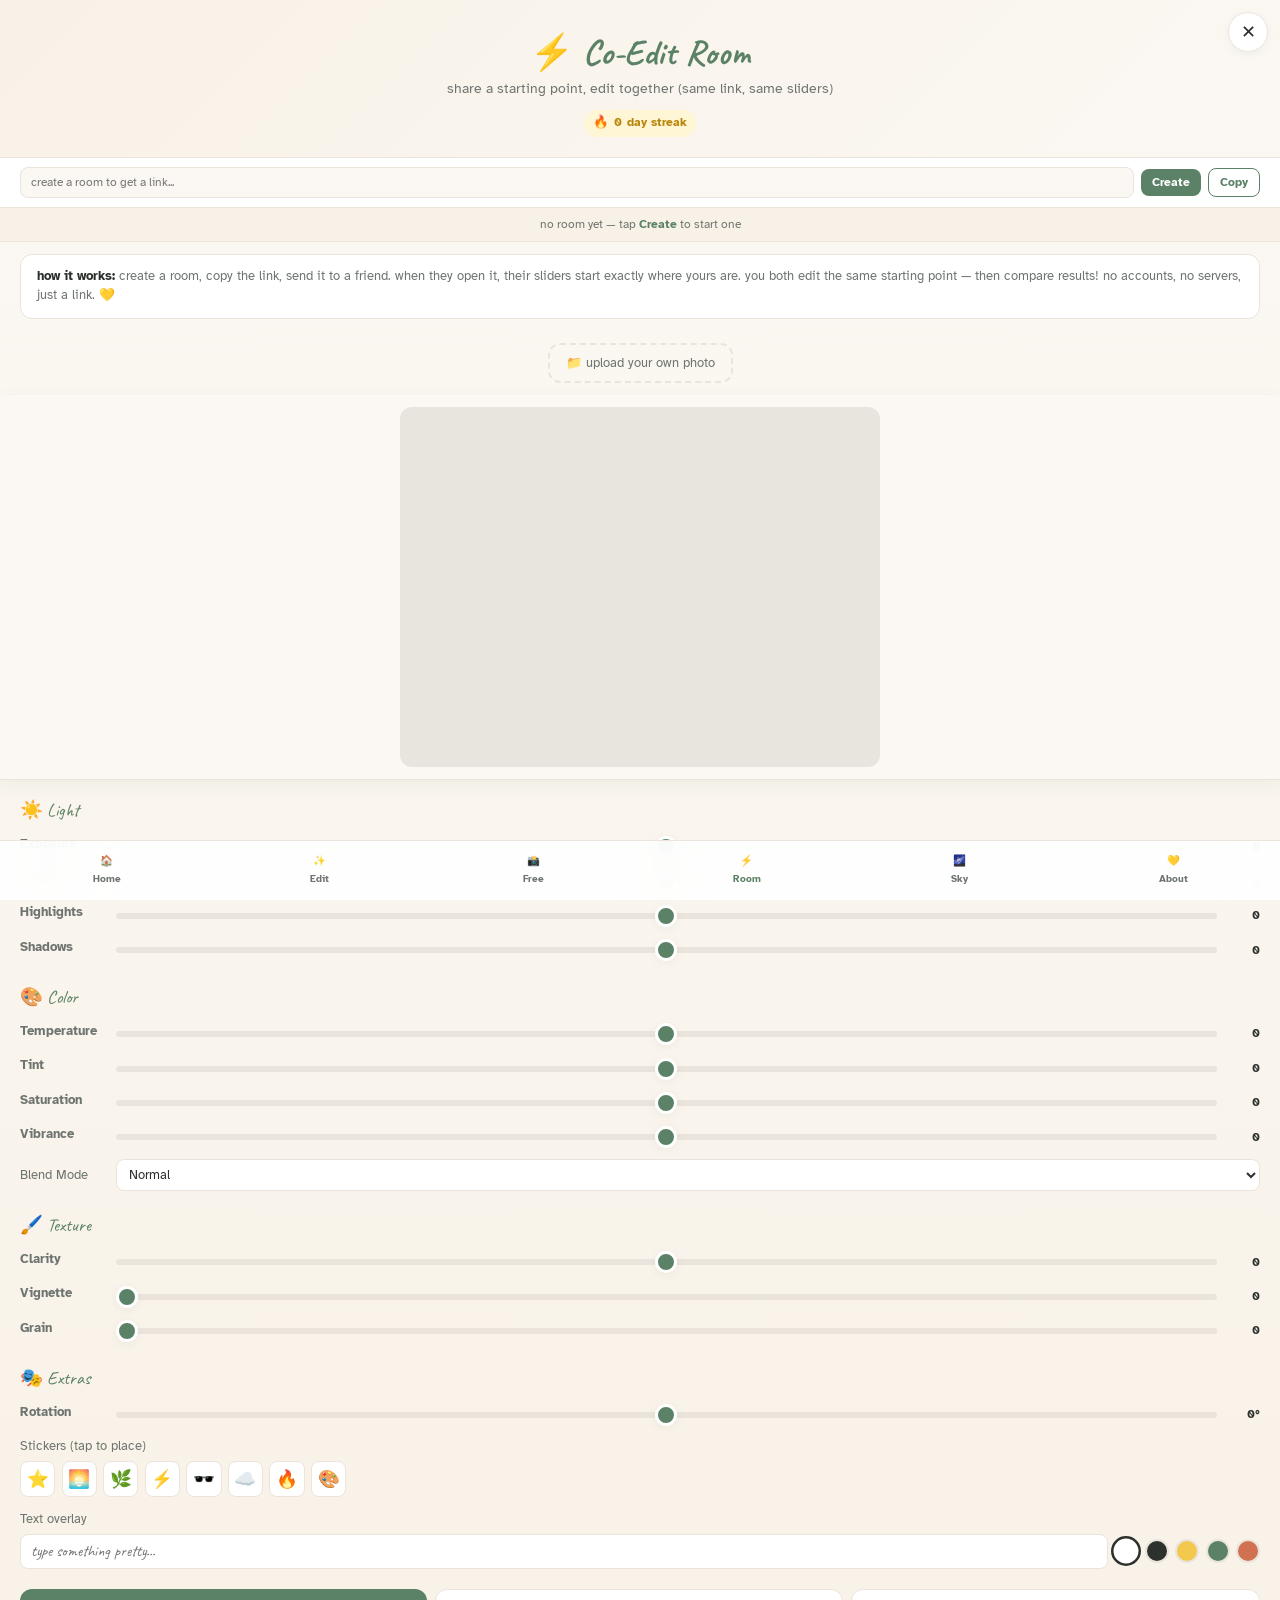
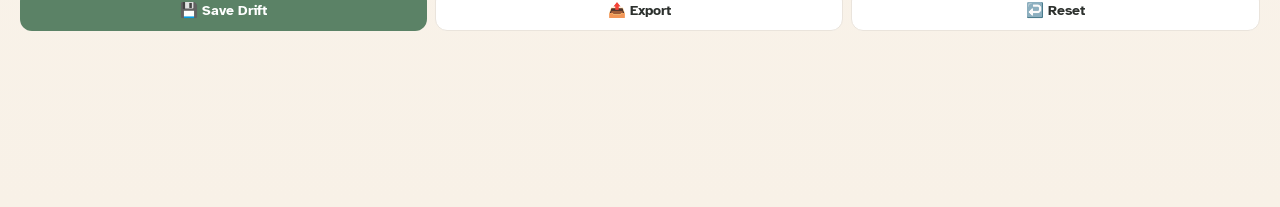
<file: room.html>
<!DOCTYPE html>
<html lang="en">
<head>
<meta charset="UTF-8">
<meta name="viewport" content="width=device-width, initial-scale=1.0">
<title>Co-Edit Room · RIVLUM</title>
<link rel="preconnect" href="https://fonts.googleapis.com">
<link rel="preconnect" href="https://fonts.gstatic.com" crossorigin>
<link href="https://fonts.googleapis.com/css2?family=Atkinson+Hyperlegible:wght@400;700&family=Caveat:wght@400;700&display=swap" rel="stylesheet">
<link rel="stylesheet" href="styles.css">
<style>
.room-hero {
  background: linear-gradient(135deg, var(--bg2) 0%, var(--bg) 100%);
  padding: 2rem 1.25rem 1.25rem;
  text-align: center;
  border-bottom: 1px solid var(--border);
}
.room-hero h1 {
  font-family: 'Caveat', cursive;
  font-size: 2.2rem;
  color: var(--accent);
  margin: 0 0 0.2rem;
}
.room-hero p {
  color: var(--muted);
  font-size: 0.88rem;
  margin: 0 0 0.5rem;
}
.close-btn {
  position: fixed;
  top: 0.75rem;
  right: 0.75rem;
  z-index: 100;
  width: 2.5rem;
  height: 2.5rem;
  border-radius: 50%;
  border: 1px solid var(--border);
  background: var(--card);
  color: var(--text);
  font-size: 1.1rem;
  cursor: pointer;
  display: flex;
  align-items: center;
  justify-content: center;
  box-shadow: 0 2px 8px var(--shadow);
  transition: transform 0.2s;
}
.close-btn:hover { transform: scale(1.1); }
.streak-pill {
  display: inline-flex;
  align-items: center;
  gap: 0.3rem;
  background: var(--gold-bg);
  color: #b8860b;
  font-size: 0.78rem;
  font-weight: 700;
  padding: 0.2rem 0.55rem;
  border-radius: 999px;
}
.room-bar {
  display: flex;
  gap: 0.4rem;
  padding: 0.6rem 1.25rem;
  background: var(--card);
  border-bottom: 1px solid var(--border);
  align-items: center;
  flex-wrap: wrap;
}
.room-bar input[type="text"] {
  flex: 1;
  min-width: 6rem;
  padding: 0.4rem 0.6rem;
  border: 1px solid var(--border);
  border-radius: 0.5rem;
  background: var(--bg);
  color: var(--text);
  font-family: 'Atkinson Hyperlegible', sans-serif;
  font-size: 0.78rem;
}
.room-bar button {
  padding: 0.4rem 0.7rem;
  border: none;
  border-radius: 0.5rem;
  background: var(--accent);
  color: #fff;
  font-family: inherit;
  font-weight: 700;
  font-size: 0.75rem;
  cursor: pointer;
  white-space: nowrap;
  transition: opacity 0.2s;
}
.room-bar button:hover { opacity: 0.85; }
.room-bar .join-btn {
  background: var(--card);
  color: var(--accent);
  border: 1px solid var(--accent);
}
.room-status {
  padding: 0.4rem 1.25rem;
  font-size: 0.78rem;
  color: var(--muted);
  text-align: center;
  background: var(--bg2);
  border-bottom: 1px solid var(--border);
}
.room-status strong {
  color: var(--accent);
}
.canvas-wrap {
  position: sticky;
  top: 0;
  z-index: 10;
  background: var(--bg);
  padding: 0.75rem 1.25rem;
  border-bottom: 1px solid var(--border);
  box-shadow: 0 4px 16px var(--shadow);
}
.canvas-wrap canvas {
  width: 100%;
  max-width: 480px;
  display: block;
  margin: 0 auto;
  border-radius: 0.75rem;
  background: #e8e4de;
}
.controls {
  padding: 1rem 1.25rem 6rem;
}
.control-group {
  margin-bottom: 1.25rem;
}
.control-group-title {
  font-family: 'Caveat', cursive;
  font-size: 1.15rem;
  color: var(--accent);
  margin: 0 0 0.5rem;
  display: flex;
  align-items: center;
  gap: 0.4rem;
}
.slider-row {
  display: flex;
  align-items: center;
  gap: 0.5rem;
  margin-bottom: 0.5rem;
}
.slider-row label {
  width: 5.5rem;
  font-size: 0.8rem;
  color: var(--muted);
  flex-shrink: 0;
}
.slider-row input[type="range"] {
  flex: 1;
  accent-color: var(--accent);
  height: 6px;
}
.slider-row .slider-val {
  width: 2.2rem;
  text-align: right;
  font-size: 0.75rem;
  color: var(--text);
  font-weight: 700;
}
.blend-row {
  display: flex;
  align-items: center;
  gap: 0.5rem;
  margin-bottom: 0.75rem;
}
.blend-row label {
  width: 5.5rem;
  font-size: 0.8rem;
  color: var(--muted);
  flex-shrink: 0;
}
.blend-row select {
  flex: 1;
  padding: 0.4rem 0.5rem;
  border: 1px solid var(--border);
  border-radius: 0.5rem;
  background: var(--card);
  color: var(--text);
  font-family: inherit;
  font-size: 0.8rem;
}
.sticker-row {
  display: flex;
  gap: 0.4rem;
  flex-wrap: wrap;
  margin-bottom: 0.75rem;
}
.sticker-btn {
  width: 2.2rem;
  height: 2.2rem;
  border-radius: 0.5rem;
  border: 1px solid var(--border);
  background: var(--card);
  font-size: 1.1rem;
  cursor: pointer;
  display: flex;
  align-items: center;
  justify-content: center;
  transition: all 0.15s;
}
.sticker-btn:hover, .sticker-btn.active {
  border-color: var(--accent);
  background: var(--bg2);
  transform: scale(1.15);
}
.text-overlay-row {
  display: flex;
  gap: 0.4rem;
  align-items: center;
  margin-bottom: 0.5rem;
  flex-wrap: wrap;
}
.text-overlay-row input[type="text"] {
  flex: 1;
  min-width: 8rem;
  padding: 0.4rem 0.6rem;
  border: 1px solid var(--border);
  border-radius: 0.5rem;
  background: var(--card);
  color: var(--text);
  font-family: 'Caveat', cursive;
  font-size: 1rem;
}
.color-dot {
  width: 1.5rem;
  height: 1.5rem;
  border-radius: 50%;
  border: 2px solid var(--border);
  cursor: pointer;
  transition: transform 0.15s;
}
.color-dot:hover, .color-dot.active {
  transform: scale(1.25);
  border-color: var(--text);
}
.action-row {
  display: flex;
  gap: 0.5rem;
  margin-top: 1rem;
  flex-wrap: wrap;
}
.btn-primary {
  flex: 1;
  min-width: 7rem;
  padding: 0.7rem 1rem;
  border: none;
  border-radius: 0.75rem;
  background: var(--accent);
  color: #fff;
  font-family: inherit;
  font-weight: 700;
  font-size: 0.9rem;
  cursor: pointer;
  transition: opacity 0.2s;
}
.btn-primary:hover { opacity: 0.85; }
.btn-secondary {
  flex: 1;
  min-width: 7rem;
  padding: 0.7rem 1rem;
  border: 1px solid var(--border);
  border-radius: 0.75rem;
  background: var(--card);
  color: var(--text);
  font-family: inherit;
  font-weight: 700;
  font-size: 0.9rem;
  cursor: pointer;
  transition: all 0.2s;
}
.btn-secondary:hover { border-color: var(--accent); }
.toast {
  position: fixed;
  bottom: 5rem;
  left: 50%;
  transform: translateX(-50%) translateY(2rem);
  background: var(--text);
  color: var(--bg);
  padding: 0.6rem 1.2rem;
  border-radius: 999px;
  font-size: 0.85rem;
  font-weight: 700;
  opacity: 0;
  transition: all 0.35s;
  z-index: 200;
  pointer-events: none;
  white-space: nowrap;
}
.toast.show {
  opacity: 1;
  transform: translateX(-50%) translateY(0);
}
.upload-zone {
  text-align: center;
  padding: 0.75rem;
}
.upload-zone label {
  display: inline-block;
  padding: 0.5rem 1rem;
  border: 2px dashed var(--border);
  border-radius: 0.75rem;
  color: var(--muted);
  font-size: 0.8rem;
  cursor: pointer;
  transition: border-color 0.2s;
}
.upload-zone label:hover { border-color: var(--accent); }
.upload-zone input { display: none; }
.how-it-works {
  margin: 0.75rem 1.25rem;
  padding: 0.75rem 1rem;
  background: var(--card);
  border: 1px solid var(--border);
  border-radius: 0.75rem;
  font-size: 0.8rem;
  color: var(--muted);
  line-height: 1.5;
}
.how-it-works strong {
  color: var(--text);
}
</style>
</head>
<body>
<button class="close-btn" onclick="window.location.href='index.html'" aria-label="Close">✕</button>

<div class="room-hero">
  <h1>⚡ Co-Edit Room</h1>
  <p>share a starting point, edit together (same link, same sliders)</p>
  <span class="streak-pill">🔥 <span id="streakCount">0</span> day streak</span>
</div>

<div class="room-bar">
  <input type="text" id="roomLink" readonly placeholder="create a room to get a link...">
  <button id="createRoom">Create</button>
  <button id="copyLink" class="join-btn">Copy</button>
</div>

<div class="room-status" id="roomStatus">no room yet — tap <strong>Create</strong> to start one</div>

<div class="how-it-works">
  <strong>how it works:</strong> create a room, copy the link, send it to a friend. when they open it, their sliders start exactly where yours are. you both edit the same starting point — then compare results! no accounts, no servers, just a link. 💛
</div>

<div class="upload-zone">
  <label>📁 upload your own photo<input type="file" id="fileInput" accept="image/*"></label>
</div>

<div class="canvas-wrap">
  <canvas id="editorCanvas" width="800" height="600"></canvas>
</div>

<div class="controls">
  <div class="control-group">
    <div class="control-group-title">☀️ Light</div>
    <div class="slider-row"><label>Exposure</label><input type="range" id="exposure" min="-100" max="100" value="0"><span class="slider-val" id="exposureVal">0</span></div>
    <div class="slider-row"><label>Contrast</label><input type="range" id="contrast" min="-100" max="100" value="0"><span class="slider-val" id="contrastVal">0</span></div>
    <div class="slider-row"><label>Highlights</label><input type="range" id="highlights" min="-100" max="100" value="0"><span class="slider-val" id="highlightsVal">0</span></div>
    <div class="slider-row"><label>Shadows</label><input type="range" id="shadows" min="-100" max="100" value="0"><span class="slider-val" id="shadowsVal">0</span></div>
  </div>

  <div class="control-group">
    <div class="control-group-title">🎨 Color</div>
    <div class="slider-row"><label>Temperature</label><input type="range" id="temperature" min="-100" max="100" value="0"><span class="slider-val" id="temperatureVal">0</span></div>
    <div class="slider-row"><label>Tint</label><input type="range" id="tint" min="-100" max="100" value="0"><span class="slider-val" id="tintVal">0</span></div>
    <div class="slider-row"><label>Saturation</label><input type="range" id="saturation" min="-100" max="100" value="0"><span class="slider-val" id="saturationVal">0</span></div>
    <div class="slider-row"><label>Vibrance</label><input type="range" id="vibrance" min="-100" max="100" value="0"><span class="slider-val" id="vibranceVal">0</span></div>
    <div class="blend-row"><label>Blend Mode</label><select id="blendMode"><option value="normal">Normal</option><option value="multiply">Multiply</option><option value="screen">Screen</option><option value="overlay">Overlay</option><option value="soft-light">Soft Light</option><option value="hard-light">Hard Light</option><option value="color-dodge">Color Dodge</option><option value="color-burn">Color Burn</option><option value="hue">Hue</option><option value="luminosity">Luminosity</option></select></div>
  </div>

  <div class="control-group">
    <div class="control-group-title">🖌️ Texture</div>
    <div class="slider-row"><label>Clarity</label><input type="range" id="clarity" min="-100" max="100" value="0"><span class="slider-val" id="clarityVal">0</span></div>
    <div class="slider-row"><label>Vignette</label><input type="range" id="vignette" min="0" max="100" value="0"><span class="slider-val" id="vignetteVal">0</span></div>
    <div class="slider-row"><label>Grain</label><input type="range" id="grain" min="0" max="100" value="0"><span class="slider-val" id="grainVal">0</span></div>
  </div>

  <div class="control-group">
    <div class="control-group-title">🎭 Extras</div>
    <div class="slider-row"><label>Rotation</label><input type="range" id="rotation" min="-180" max="180" value="0"><span class="slider-val" id="rotationVal">0°</span></div>
    <div style="font-size:0.8rem;color:var(--muted);margin-bottom:0.3rem;">Stickers (tap to place)</div>
    <div class="sticker-row" id="stickerRow"></div>
    <div style="font-size:0.8rem;color:var(--muted);margin-bottom:0.3rem;">Text overlay</div>
    <div class="text-overlay-row">
      <input type="text" id="textOverlay" placeholder="type something pretty...">
      <div class="color-dot active" data-color="#FFFFFF" style="background:#FFFFFF"></div>
      <div class="color-dot" data-color="#2D312E" style="background:#2D312E"></div>
      <div class="color-dot" data-color="#F2C94C" style="background:#F2C94C"></div>
      <div class="color-dot" data-color="#5B8266" style="background:#5B8266"></div>
      <div class="color-dot" data-color="#D07251" style="background:#D07251"></div>
    </div>
  </div>

  <div class="action-row">
    <button class="btn-primary" id="saveDrift">💾 Save Drift</button>
    <button class="btn-secondary" id="exportBtn">📤 Export</button>
    <button class="btn-secondary" id="resetBtn">↩️ Reset</button>
  </div>
</div>

<div class="toast" id="toast"></div>

<nav class="bottom-nav">
  <a href="index.html">🏠<span>Home</span></a>
  <a href="challenge.html">✨<span>Edit</span></a>
  <a href="free-edit.html">📸<span>Free</span></a>
  <a href="room.html" class="active">⚡<span>Room</span></a>
  <a href="constellation.html">🌌<span>Sky</span></a>
  <a href="about.html">💛<span>About</span></a>
</nav>

<script>
(function(){
  var t = localStorage.getItem('rivlum_theme') || 'meadow';
  document.body.setAttribute('data-theme', t);
  if (localStorage.getItem('rivlum_dys') === '1') document.body.classList.add('dyslexia-font');
  if (localStorage.getItem('rivlum_motion') === '1') document.body.classList.add('reduced-motion');
})();

var compliments = [
  '✨ saved! this one is beautiful',
  '🌿 oh wow, that\'s a mood',
  '💛 ur eye for light is unreal',
  '🌊 saved to your drifts — gorgeous',
  '🌅 the colors in this one... stunning',
  '✨ this one feels like a feeling',
  '🎨 saved! you\'re cooking',
  '🌙 effortlessly cinematic — nice',
  '⭐ saved, and it\'s a vibe',
  '🌸 soft, strong, perfect — saved',
  '🔥 ok this one goes hard — saved',
  '☁️ dreamy and delicate — love it'
];

var stickerList = ['⭐','🌅','🌿','⚡','🕶️','☁️','🔥','🎨'];
var baseImg = new Image();
baseImg.crossOrigin = 'anonymous';
var canvas = document.getElementById('editorCanvas');
var ctx = canvas.getContext('2d');
var placedStickers = [];
var activeSticker = null;
var textColor = '#FFFFFF';
var grainCanvas = null;
var roomId = null;

function buildGrainTexture() {
  grainCanvas = document.createElement('canvas');
  grainCanvas.width = 256;
  grainCanvas.height = 256;
  var gctx = grainCanvas.getContext('2d');
  var imgData = gctx.createImageData(256, 256);
  for (var i = 0; i < imgData.data.length; i += 4) {
    var v = Math.random() * 255;
    imgData.data[i] = v;
    imgData.data[i+1] = v;
    imgData.data[i+2] = v;
    imgData.data[i+3] = 255;
  }
  gctx.putImageData(imgData, 0, 0);
}
buildGrainTexture();

function updateStreak() {
  var streak = parseInt(localStorage.getItem('rivlum_streak') || '0');
  document.getElementById('streakCount').textContent = streak;
}
updateStreak();

function buildStickers() {
  var row = document.getElementById('stickerRow');
  row.innerHTML = '';
  stickerList.forEach(function(s) {
    var btn = document.createElement('button');
    btn.className = 'sticker-btn';
    btn.textContent = s;
    btn.onclick = function() {
      activeSticker = activeSticker === s ? null : s;
      document.querySelectorAll('.sticker-btn').forEach(function(b) { b.classList.remove('active'); });
      if (activeSticker) btn.classList.add('active');
    };
    row.appendChild(btn);
  });
}

canvas.addEventListener('click', function(e) {
  if (!activeSticker) return;
  var rect = canvas.getBoundingClientRect();
  var scaleX = canvas.width / rect.width;
  var scaleY = canvas.height / rect.height;
  var x = (e.clientX - rect.left) * scaleX;
  var y = (e.clientY - rect.top) * scaleY;
  placedStickers.push({ emoji: activeSticker, x: x, y: y });
  renderCanvas();
});

document.querySelectorAll('.color-dot').forEach(function(dot) {
  dot.addEventListener('click', function() {
    document.querySelectorAll('.color-dot').forEach(function(d) { d.classList.remove('active'); });
    dot.classList.add('active');
    textColor = dot.getAttribute('data-color');
  });
});

function loadDefaultImage() {
  baseImg = new Image();
  baseImg.crossOrigin = 'anonymous';
  baseImg.onload = function() {
    canvas.width = baseImg.width;
    canvas.height = baseImg.height;
    requestAnimationFrame(renderCanvas);
    setTimeout(renderCanvas, 50);
    setTimeout(renderCanvas, 200);
  };
  baseImg.src = 'https://images.unsplash.com/photo-1500530855697-b586d89ba3ee?auto=format&fit=crop&w=800&q=80';
}

document.getElementById('fileInput').addEventListener('change', function(e) {
  var file = e.target.files[0];
  if (!file) return;
  var reader = new FileReader();
  reader.onload = function(ev) {
    baseImg = new Image();
    baseImg.onload = function() {
      canvas.width = baseImg.width;
      canvas.height = baseImg.height;
      requestAnimationFrame(renderCanvas);
      setTimeout(renderCanvas, 50);
      setTimeout(renderCanvas, 200);
    };
    baseImg.src = ev.target.result;
  };
  reader.readAsDataURL(file);
});

function getSlider(id) { return parseFloat(document.getElementById(id).value); }

function renderCanvas() {
  if (!baseImg || !baseImg.complete || !baseImg.naturalWidth) return;
  var w = canvas.width, h = canvas.height;
  ctx.clearRect(0, 0, w, h);
  ctx.save();

  var rot = getSlider('rotation') * Math.PI / 180;
  if (rot !== 0) {
    ctx.translate(w / 2, h / 2);
    ctx.rotate(rot);
    ctx.translate(-w / 2, -h / 2);
  }

  ctx.drawImage(baseImg, 0, 0, w, h);

  var imgData = ctx.getImageData(0, 0, w, h);
  var d = imgData.data;
  var exposure = getSlider('exposure') / 100;
  var contrast = getSlider('contrast') / 100;
  var highlights = getSlider('highlights') / 100;
  var shadows = getSlider('shadows') / 100;
  var temperature = getSlider('temperature') / 100;
  var tint = getSlider('tint') / 100;
  var saturation = getSlider('saturation') / 100;
  var vibrance = getSlider('vibrance') / 100;
  var clarity = getSlider('clarity') / 100;

  var expMul = Math.pow(2, exposure * 1.5);
  var conMul = 1 + contrast * 1.2;

  for (var i = 0; i < d.length; i += 4) {
    var r = d[i], g = d[i+1], b = d[i+2];

    r *= expMul; g *= expMul; b *= expMul;

    r = ((r / 255 - 0.5) * conMul + 0.5) * 255;
    g = ((g / 255 - 0.5) * conMul + 0.5) * 255;
    b = ((b / 255 - 0.5) * conMul + 0.5) * 255;

    var lum = (r * 0.299 + g * 0.587 + b * 0.114) / 255;
    if (lum > 0.5) {
      var hFactor = highlights * (lum - 0.5) * 2;
      r += hFactor * 80; g += hFactor * 80; b += hFactor * 80;
    } else {
      var sFactor = shadows * (0.5 - lum) * 2;
      r += sFactor * 80; g += sFactor * 80; b += sFactor * 80;
    }

    r += temperature * 30;
    b -= temperature * 30;
    g += tint * 20;

    var gray = 0.299 * r + 0.587 * g + 0.114 * b;
    var satMul = 1 + saturation;
    r = gray + (r - gray) * satMul;
    g = gray + (g - gray) * satMul;
    b = gray + (b - gray) * satMul;

    var maxC = Math.max(r, g, b);
    var minC = Math.min(r, g, b);
    var chroma = maxC - minC;
    var vibMul = 1 + vibrance * (1 - chroma / 255);
    r = gray + (r - gray) * vibMul;
    g = gray + (g - gray) * vibMul;
    b = gray + (b - gray) * vibMul;

    if (clarity !== 0) {
      var mid = 128;
      var cFactor = clarity * 0.5;
      r = r + (r - mid) * cFactor;
      g = g + (g - mid) * cFactor;
      b = b + (b - mid) * cFactor;
    }

    d[i] = Math.max(0, Math.min(255, r));
    d[i+1] = Math.max(0, Math.min(255, g));
    d[i+2] = Math.max(0, Math.min(255, b));
  }

  ctx.putImageData(imgData, 0, 0);

  var blend = document.getElementById('blendMode').value;
  if (blend !== 'normal') {
    ctx.globalCompositeOperation = blend;
    ctx.drawImage(baseImg, 0, 0, w, h);
    ctx.globalCompositeOperation = 'source-over';
  }

  var vigVal = getSlider('vignette') / 100;
  if (vigVal > 0) {
    var grad = ctx.createRadialGradient(w/2, h/2, w * 0.25, w/2, h/2, w * 0.75);
    grad.addColorStop(0, 'rgba(0,0,0,0)');
    grad.addColorStop(1, 'rgba(0,0,0,' + (vigVal * 0.8) + ')');
    ctx.fillStyle = grad;
    ctx.fillRect(0, 0, w, h);
  }

  var grainVal = getSlider('grain') / 100;
  if (grainVal > 0 && grainCanvas) {
    ctx.globalCompositeOperation = 'overlay';
    ctx.globalAlpha = grainVal * 0.3;
    var pat = ctx.createPattern(grainCanvas, 'repeat');
    ctx.fillStyle = pat;
    ctx.fillRect(0, 0, w, h);
    ctx.globalAlpha = 1;
    ctx.globalCompositeOperation = 'source-over';
  }

  placedStickers.forEach(function(s) {
    ctx.font = Math.round(w * 0.06) + 'px serif';
    ctx.fillText(s.emoji, s.x, s.y);
  });

  var txt = document.getElementById('textOverlay').value;
  if (txt) {
    var fontSize = Math.round(w * 0.05);
    ctx.font = '700 ' + fontSize + 'px Caveat, cursive';
    ctx.fillStyle = textColor;
    ctx.shadowColor = 'rgba(0,0,0,0.5)';
    ctx.shadowBlur = 6;
    ctx.textAlign = 'center';
    ctx.fillText(txt, w / 2, h * 0.88);
    ctx.shadowBlur = 0;
    ctx.textAlign = 'start';
  }

  ctx.restore();
}

var sliderIds = ['exposure','contrast','highlights','shadows','temperature','tint','saturation','vibrance','clarity','vignette','grain','rotation'];
var sliderKeys = ['e','c','h','s','t','ti','sa','v','cl','vi','gr','ro'];

sliderIds.forEach(function(id) {
  var el = document.getElementById(id);
  el.addEventListener('input', function() {
    var val = el.value;
    document.getElementById(id + 'Val').textContent = id === 'rotation' ? val + '°' : val;
    renderCanvas();
  });
});

document.getElementById('blendMode').addEventListener('change', renderCanvas);
document.getElementById('textOverlay').addEventListener('input', renderCanvas);

document.getElementById('resetBtn').addEventListener('click', function() {
  sliderIds.forEach(function(id) {
    var el = document.getElementById(id);
    el.value = 0;
    document.getElementById(id + 'Val').textContent = id === 'rotation' ? '0°' : '0';
  });
  document.getElementById('blendMode').value = 'normal';
  document.getElementById('textOverlay').value = '';
  placedStickers = [];
  activeSticker = null;
  document.querySelectorAll('.sticker-btn').forEach(function(b) { b.classList.remove('active'); });
  renderCanvas();
});

function encodeRoom() {
  var parts = [];
  sliderIds.forEach(function(id, i) {
    parts.push(sliderKeys[i] + '=' + getSlider(id));
  });
  var bl = document.getElementById('blendMode').value;
  if (bl !== 'normal') parts.push('bl=' + bl);
  return parts.join('&');
}

function decodeRoom(hash) {
  var clean = hash.replace(/^#/, '');
  if (!clean) return false;
  var pairs = clean.split('&');
  var keyMap = {};
  sliderKeys.forEach(function(k, i) { keyMap[k] = sliderIds[i]; });
  var applied = false;
  pairs.forEach(function(pair) {
    var kv = pair.split('=');
    if (kv.length !== 2) return;
    var key = kv[0];
    var val = kv[1];
    if (key === 'bl') {
      document.getElementById('blendMode').value = val;
      applied = true;
    } else if (keyMap[key]) {
      var el = document.getElementById(keyMap[key]);
      el.value = parseFloat(val);
      document.getElementById(keyMap[key] + 'Val').textContent = keyMap[key] === 'rotation' ? val + '°' : val;
      applied = true;
    }
  });
  return applied;
}

document.getElementById('createRoom').addEventListener('click', function() {
  roomId = Math.random().toString(36).substring(2, 6).toUpperCase();
  var encoded = encodeRoom();
  var url = window.location.origin + window.location.pathname + '#' + encoded;
  document.getElementById('roomLink').value = url;
  document.getElementById('roomStatus').innerHTML = 'room <strong>' + roomId + '</strong> is live — share the link! anyone who opens it starts with your sliders';
  showToast('⚡ room created! copy the link and send it');
});

document.getElementById('copyLink').addEventListener('click', function() {
  var link = document.getElementById('roomLink').value;
  if (!link) {
    showToast('create a room first!');
    return;
  }
  if (navigator.clipboard && navigator.clipboard.writeText) {
    navigator.clipboard.writeText(link).then(function() {
      showToast('📋 link copied! go share it');
    });
  } else {
    var input = document.getElementById('roomLink');
    input.select();
    document.execCommand('copy');
    showToast('📋 link copied! go share it');
  }
});

function checkIncomingRoom() {
  if (window.location.hash && window.location.hash.length > 1) {
    var applied = decodeRoom(window.location.hash);
    if (applied) {
      document.getElementById('roomLink').value = window.location.origin + window.location.pathname + window.location.hash;
      document.getElementById('roomStatus').innerHTML = 'you joined a room! 🎉 sliders are set to your friend\'s starting point — now make it yours';
      roomId = 'GUEST';
    }
  }
}

document.getElementById('saveDrift').addEventListener('click', function() {
  var sliders = {};
  sliderIds.forEach(function(id) { sliders[id] = getSlider(id); });

  var drifts = JSON.parse(localStorage.getItem('rivlum_drifts') || '[]');
  drifts.push({
    date: new Date().toISOString(),
    challenge: roomId ? 'room-' + roomId : 'room',
    sliders: sliders,
    blendMode: document.getElementById('blendMode').value,
    stickers: placedStickers.slice(),
    textOverlay: document.getElementById('textOverlay').value,
    textColor: textColor,
    rotation: getSlider('rotation'),
    grain: getSlider('grain')
  });
  localStorage.setItem('rivlum_drifts', JSON.stringify(drifts));

  var today = new Date().toDateString();
  var lastEdit = localStorage.getItem('rivlum_last_edit');
  var streak = parseInt(localStorage.getItem('rivlum_streak') || '0');
  if (lastEdit !== today) {
    var yesterday = new Date(Date.now() - 86400000).toDateString();
    if (lastEdit === yesterday) {
      streak++;
    } else if (!lastEdit) {
      streak = 1;
    } else {
      streak = 1;
    }
    localStorage.setItem('rivlum_streak', String(streak));
    localStorage.setItem('rivlum_last_edit', today);
    updateStreak();
  }

  if (!localStorage.getItem('rivlum_born')) {
    localStorage.setItem('rivlum_born', String(Date.now()));
  }

  var comp = compliments[Math.floor(Math.random() * compliments.length)];
  showToast(comp);
});

function showToast(msg) {
  var toast = document.getElementById('toast');
  toast.textContent = msg;
  toast.classList.add('show');
  setTimeout(function() { toast.classList.remove('show'); }, 2500);
}

document.getElementById('exportBtn').addEventListener('click', function() {
  var exportCanvas = document.createElement('canvas');
  exportCanvas.width = canvas.width;
  exportCanvas.height = canvas.height;
  var ectx = exportCanvas.getContext('2d');
  ectx.drawImage(canvas, 0, 0);

  ectx.globalAlpha = 0.6;
  var pillText = '✨ Made with RIVLUM';
  ectx.font = '700 16px Atkinson Hyperlegible, sans-serif';
  var tw = ectx.measureText(pillText).width;
  var px = exportCanvas.width - tw - 28;
  var py = exportCanvas.height - 36;

  if (ectx.roundRect) {
    ectx.fillStyle = '#2D312E';
    ectx.beginPath();
    ectx.roundRect(px - 8, py - 14, tw + 16, 24, 12);
    ectx.fill();
  } else {
    ectx.fillStyle = '#2D312E';
    ectx.fillRect(px - 8, py - 14, tw + 16, 24);
  }
  ectx.globalAlpha = 1;
  ectx.fillStyle = '#FFFFFF';
  ectx.fillText(pillText, px, py);

  var link = document.createElement('a');
  link.download = 'rivlum-room-' + Date.now() + '.png';
  link.href = exportCanvas.toDataURL('image/png');
  link.click();
  showToast('📤 exported! go share something beautiful');
});

buildStickers();
loadDefaultImage();
checkIncomingRoom();
</script>
</body>
</html>
</file>
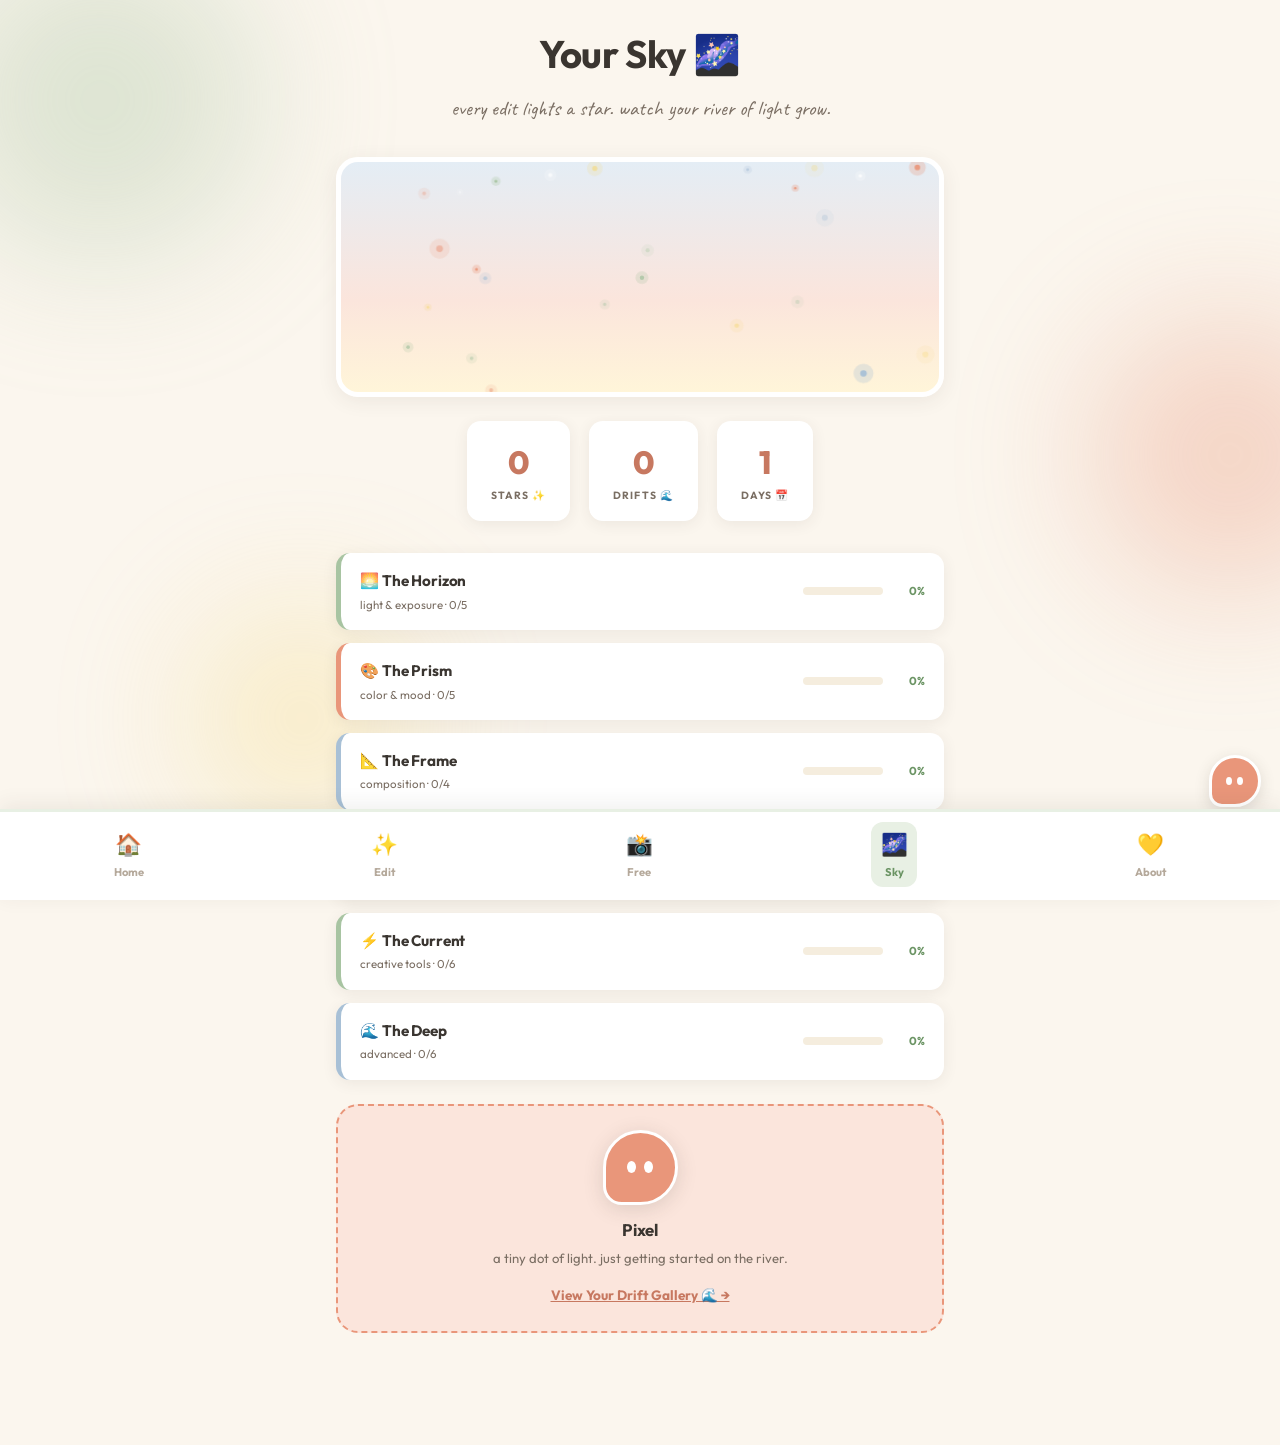
<file: rivlum/constellation.html>
<!DOCTYPE html>
<html lang="en">
<head>
<meta charset="UTF-8"/>
<meta name="viewport" content="width=device-width,initial-scale=1.0"/>
<title>RIVLUM — Your Sky 🌌</title>
<link rel="stylesheet" href="styles.css"/>
<style>
.sky-canvas {
  width: 100%;
  height: 240px;
  border-radius: var(--radius);
  margin-bottom: 1.5rem;
  background: linear-gradient(180deg, var(--dusty-blue-light) 0%, var(--terracotta-light) 60%, var(--butter-light) 100%);
  box-shadow: 0 4px 20px var(--shadow);
  border: 5px solid white;
  position: relative;
  overflow: hidden;
}
.sky-canvas canvas { width: 100%; height: 100%; }
.stats {
  display: flex;
  justify-content: center;
  gap: 1.2rem;
  margin-bottom: 2rem;
  flex-wrap: wrap;
}
.stat-box {
  background: var(--card);
  border-radius: var(--radius-sm);
  padding: 1rem 1.5rem;
  text-align: center;
  box-shadow: 0 3px 15px var(--shadow);
  min-width: 90px;
}
.stat-num {
  font-size: 2rem;
  font-weight: 800;
  color: var(--terracotta-dark);
}
.stat-label {
  font-size: 0.65rem;
  color: var(--text-soft);
  text-transform: uppercase;
  letter-spacing: 0.1em;
  font-weight: 700;
}
.const-list {
  display: flex;
  flex-direction: column;
  gap: 0.8rem;
  margin-bottom: 1.5rem;
}
.const-card {
  background: var(--card);
  border-radius: var(--radius-sm);
  padding: 1rem 1.2rem;
  box-shadow: 0 3px 15px var(--shadow);
  display: flex;
  justify-content: space-between;
  align-items: center;
  border-left: 5px solid var(--sage);
}
.const-card:nth-child(2n) { border-left-color: var(--terracotta); }
.const-card:nth-child(3n) { border-left-color: var(--dusty-blue); }
.const-card h3 { font-size: 0.95rem; margin-bottom: 0.15rem; }
.const-card p { font-size: 0.72rem; color: var(--text-soft); }
.const-right { display: flex; align-items: center; gap: 0.6rem; }
.const-bar { width: 80px; height: 8px; background: var(--cream-deep); border-radius: 4px; overflow: hidden; }
.const-fill { height: 100%; border-radius: 4px; background: var(--sage); transition: width 0.5s ease; }
.const-pct { font-size: 0.72rem; font-weight: 700; color: var(--sage-dark); min-width: 32px; text-align: right; }
.pixel-card {
  background: var(--terracotta-light);
  border-radius: var(--radius);
  padding: 1.5rem;
  text-align: center;
  margin-top: 1.5rem;
  border: 2px dashed var(--terracotta);
}
.pixel-big {
  width: 75px;
  height: 75px;
  background: var(--terracotta);
  border-radius: 50% 50% 50% 25%;
  margin: 0 auto 0.8rem;
  display: flex;
  align-items: center;
  justify-content: center;
  gap: 8px;
  box-shadow: 0 4px 20px var(--shadow-hover);
  animation: pixelBounce 3s ease-in-out infinite;
  border: 3px solid white;
}
.pixel-big .eye {
  width: 9px;
  height: 12px;
  background: white;
  border-radius: 50%;
}
.pixel-card h3 { font-size: 1.05rem; margin-bottom: 0.2rem; }
.pixel-card p { font-size: 0.82rem; color: var(--text-soft); }
.drift-link {
  display: inline-block;
  margin-top: 1rem;
  font-size: 0.85rem;
  color: var(--terracotta-dark);
  text-decoration: underline;
  font-weight: 700;
}
</style>
</head>
<body>

<div class="bg-blobs">
  <div class="blob blob-1"></div>
  <div class="blob blob-2"></div>
  <div class="blob blob-3"></div>
</div>

<div class="wrap">
  <h1 class="page-title">Your Sky 🌌</h1>
  <p class="page-sub">every edit lights a star. watch your river of light grow.</p>

  <div class="sky-canvas">
    <canvas id="skyCanvas"></canvas>
  </div>

  <div class="stats">
    <div class="stat-box">
      <div class="stat-num" id="starCount">0</div>
      <div class="stat-label">Stars ✨</div>
    </div>
    <div class="stat-box">
      <div class="stat-num" id="driftCount">0</div>
      <div class="stat-label">Drifts 🌊</div>
    </div>
    <div class="stat-box">
      <div class="stat-num" id="dayCount">1</div>
      <div class="stat-label">Days 📅</div>
    </div>
  </div>

  <div class="const-list" id="constList"></div>

  <div class="pixel-card">
    <div class="pixel-big"><div class="eye"></div><div class="eye"></div></div>
    <h3 id="pixelName">Pixel</h3>
    <p id="pixelDesc">a tiny dot of light. just getting started on the river.</p>
    <a href="drifts.html" class="drift-link">View Your Drift Gallery 🌊 →</a>
  </div>
</div>

<div class="pixel"><div class="pixel-eye"></div><div class="pixel-eye"></div></div>

<nav class="nav">
  <a href="index.html"><span>🏠</span>Home</a>
  <a href="challenge.html"><span>✨</span>Edit</a>
  <a href="free-edit.html"><span>📸</span>Free</a>
  <a href="constellation.html" class="active"><span>🌌</span>Sky</a>
  <a href="about.html"><span>💛</span>About</a>
</nav>

<script>
var savedTheme = localStorage.getItem('rivlum_theme');
if(savedTheme && savedTheme !== 'meadow') document.body.classList.add('theme-' + savedTheme);

var consts=[
{name:'The Horizon',desc:'light & exposure',icon:'🌅',total:5,keys:['dream_1','golden_1','horizon_2','horizon_3','horizon_4']},
{name:'The Prism',desc:'color & mood',icon:'🎨',total:5,keys:['vintage_1','prism_2','prism_3','prism_4','prism_5']},
{name:'The Frame',desc:'composition',icon:'📐',total:4,keys:['power_1','frame_2','frame_3','frame_4']},
{name:'The Mask',desc:'storytelling',icon:'🎭',total:4,keys:['lonely_1','storm_1','mask_3','mask_4']},
{name:'The Current',desc:'creative tools',icon:'⚡',total:6,keys:['current_1','current_2','current_3','current_4','current_5','current_6']},
{name:'The Deep',desc:'advanced',icon:'🌊',total:6,keys:['deep_1','deep_2','deep_3','deep_4','deep_5','deep_6']}
];
var stars=JSON.parse(localStorage.getItem('rivlum_stars')||'[]');
var drifts=JSON.parse(localStorage.getItem('rivlum_drifts')||'[]');
var born=localStorage.getItem('rivlum_born');
var days=born?Math.max(1,Math.ceil((Date.now()-parseInt(born))/86400000)):1;
document.getElementById('starCount').textContent=stars.length;
document.getElementById('driftCount').textContent=drifts.length;
document.getElementById('dayCount').textContent=days;

var list=document.getElementById('constList');
consts.forEach(function(c){
var done=c.keys.filter(function(k){return stars.includes(k)}).length;
var pct=Math.round(done/c.total*100);
var d=document.createElement('div');d.className='const-card';
d.innerHTML='<div><h3>'+c.icon+' '+c.name+'</h3><p>'+c.desc+' · '+done+'/'+c.total+'</p></div><div class="const-right"><div class="const-bar"><div class="const-fill" style="width:'+pct+'%"></div></div><span class="const-pct">'+pct+'%</span></div>';
list.appendChild(d)});

var pN=document.getElementById('pixelName'),pD=document.getElementById('pixelDesc');
if(stars.length>=30){pN.textContent='Pixel the Star ⭐';pD.textContent='pixel has become a star itself, glowing bright in your sky!'}
else if(stars.length>=15){pN.textContent='Pixel the Glowing ✨';pD.textContent='pixel has a soft glow aura and leaves tiny star trails behind.'}
else if(stars.length>=5){pN.textContent='Pixel the Curious 👀';pD.textContent='two eyes now! pixel is watching your edits with excitement.'}
else if(stars.length>=1){pN.textContent='Pixel the Blob 🫧';pD.textContent='a small round blob with one eye. curious about your first edit.'}

var cv=document.getElementById('skyCanvas');
var ctx=cv.getContext('2d');
function resize(){cv.width=cv.parentElement.offsetWidth;cv.height=cv.parentElement.offsetHeight}
resize();window.addEventListener('resize',resize);
var pts=[];
var numStars=Math.max(25,stars.length*8+20);
var colors=['#E9967A','#A8C4A2','#F5D97C','#A8C0D6','#FFFFFF'];
for(var i=0;i<numStars;i++){
pts.push({x:Math.random()*cv.width,y:Math.random()*cv.height,r:Math.random()*2.5+1,s:Math.random()*.015+.005,o:Math.random(),c:colors[Math.floor(Math.random()*colors.length)]})}
function draw(){
ctx.clearRect(0,0,cv.width,cv.height);
pts.forEach(function(p){
p.o+=p.s;if(p.o>1)p.s=-Math.abs(p.s);if(p.o<.3)p.s=Math.abs(p.s);
ctx.beginPath();ctx.arc(p.x,p.y,p.r,0,Math.PI*2);
ctx.fillStyle=p.c;ctx.globalAlpha=p.o;ctx.fill();
ctx.globalAlpha=p.o*0.3;ctx.beginPath();ctx.arc(p.x,p.y,p.r*3,0,Math.PI*2);ctx.fill()});
ctx.globalAlpha=1;
requestAnimationFrame(draw)}
draw();
</script>
</body>
</html>
</file>
<file: styles.css>
/* ═══════════════════════════════════════════
   RIVLUM — Global Stylesheet
   "the river of light 🌊"
   ═══════════════════════════════════════════ */

/* ── Google Fonts ── */
@import url('https://fonts.googleapis.com/css2?family=Atkinson+Hyperlegible:ital,wght@0,400;0,700;1,400;1,700&family=Caveat:wght@400;500;600;700&display=swap');

/* ── Theme Custom Properties ── */
:root,
[data-theme="meadow"] {
  --bg: #FBF8F3;
  --bg2: #F8F1E7;
  --brand: #D07251;
  --accent: #5B8266;
  --script: #608668;
  --gold: #F2C94C;
  --gold-bg: #FFF6D6;
  --cool: #6C8EA4;
  --card: #FFFFFF;
  --border: #EAE4DC;
  --text: #2D312E;
  --muted: #6E7570;
  --shadow: rgba(91, 130, 102, 0.07);
  --shadow-hover: rgba(91, 130, 102, 0.13);
  --nav-bg: rgba(255, 255, 255, 0.92);
  --nav-border: #EAE4DC;
}

[data-theme="ocean"] {
  --bg: #F0F6F9;
  --bg2: #E4EEF3;
  --brand: #2B6E96;
  --accent: #3A7CA5;
  --script: #3A7CA5;
  --gold: #F2C94C;
  --gold-bg: #FFF6D6;
  --cool: #5DA0C4;
  --card: #FFFFFF;
  --border: #D4E2EA;
  --text: #1E2D36;
  --muted: #5E7A8A;
  --shadow: rgba(58, 124, 165, 0.07);
  --shadow-hover: rgba(58, 124, 165, 0.13);
  --nav-bg: rgba(240, 246, 249, 0.92);
  --nav-border: #D4E2EA;
}

[data-theme="sunset"] {
  --bg: #FDF6F0;
  --bg2: #F9EDE2;
  --brand: #D96B43;
  --accent: #D96B43;
  --script: #C45E38;
  --gold: #F2C94C;
  --gold-bg: #FFF6D6;
  --cool: #E8956A;
  --card: #FFFFFF;
  --border: #F0DDD0;
  --text: #2E2420;
  --muted: #8A7064;
  --shadow: rgba(217, 107, 67, 0.07);
  --shadow-hover: rgba(217, 107, 67, 0.13);
  --nav-bg: rgba(253, 246, 240, 0.92);
  --nav-border: #F0DDD0;
}

[data-theme="midnight"] {
  --bg: #12161A;
  --bg2: #1A1F25;
  --brand: #64B5F6;
  --accent: #64B5F6;
  --script: #90CAF9;
  --gold: #FFD54F;
  --gold-bg: rgba(255, 213, 79, 0.12);
  --cool: #4FC3F7;
  --card: #1E252C;
  --border: #2A3540;
  --text: #E0E4E8;
  --muted: #8A9AA8;
  --shadow: rgba(100, 181, 246, 0.06);
  --shadow-hover: rgba(100, 181, 246, 0.12);
  --nav-bg: rgba(18, 22, 26, 0.94);
  --nav-border: #2A3540;
}

/* ── Reset & Base ── */
*, *::before, *::after {
  margin: 0;
  padding: 0;
  box-sizing: border-box;
}

html {
  font-size: 16px;
  scroll-behavior: smooth;
  -webkit-text-size-adjust: 100%;
}

body {
  font-family: 'Atkinson Hyperlegible', -apple-system, BlinkMacSystemFont, 'Segoe UI', Roboto, Helvetica, Arial, sans-serif;
  background: linear-gradient(180deg, var(--bg) 0%, var(--bg2) 100%);
  color: var(--text);
  line-height: 1.6;
  min-height: 100vh;
  padding-bottom: 80px;
  -webkit-font-smoothing: antialiased;
  -moz-osx-font-smoothing: grayscale;
}

/* ── Accessibility: OpenDyslexic ── */
.dyslexia-font,
.dyslexia-font * {
  font-family: 'OpenDyslexic', 'Atkinson Hyperlegible', -apple-system, BlinkMacSystemFont, 'Segoe UI', Roboto, Helvetica, Arial, sans-serif !important;
}

@font-face {
  font-family: 'OpenDyslexic';
  src: url('https://cdn.jsdelivr.net/npm/open-dyslexic@1.0.3/woff/OpenDyslexic-Regular.woff') format('woff');
  font-weight: 400;
  font-style: normal;
  font-display: swap;
}

@font-face {
  font-family: 'OpenDyslexic';
  src: url('https://cdn.jsdelivr.net/npm/open-dyslexic@1.0.3/woff/OpenDyslexic-Bold.woff') format('woff');
  font-weight: 700;
  font-style: normal;
  font-display: swap;
}

/* ── Accessibility: Reduced Motion ── */
.reduced-motion *,
.reduced-motion *::before,
.reduced-motion *::after {
  animation-duration: 0.01ms !important;
  animation-iteration-count: 1 !important;
  transition-duration: 0.01ms !important;
  scroll-behavior: auto !important;
}

/* ── Typography ── */
h1, h2, h3, h4, h5, h6 {
  font-family: 'Atkinson Hyperlegible', -apple-system, BlinkMacSystemFont, 'Segoe UI', Roboto, Helvetica, Arial, sans-serif;
  line-height: 1.2;
  color: var(--text);
}

.font-script {
  font-family: 'Caveat', cursive;
}

.logo-text {
  font-family: 'Atkinson Hyperlegible', sans-serif;
  font-weight: 800;
  letter-spacing: -1.5px;
  color: var(--brand);
}

.logo-tagline {
  font-family: 'Caveat', cursive;
  color: var(--script);
  font-size: 1.25rem;
  font-weight: 500;
}

a {
  color: var(--accent);
  text-decoration: none;
  transition: opacity 0.2s ease;
}

a:hover {
  opacity: 0.8;
}

p {
  color: var(--text);
  line-height: 1.7;
}

.text-muted {
  color: var(--muted);
}

.text-brand {
  color: var(--brand);
}

.text-accent {
  color: var(--accent);
}

.text-gold {
  color: var(--gold);
}

/* ── Layout Containers ── */
.container {
  width: 100%;
  max-width: 900px;
  margin: 0 auto;
  padding: 0 20px;
}

.container-wide {
  width: 100%;
  max-width: 1100px;
  margin: 0 auto;
  padding: 0 20px;
}

.container-narrow {
  width: 100%;
  max-width: 640px;
  margin: 0 auto;
  padding: 0 20px;
}

/* ── Cards ── */
.card {
  background: var(--card);
  border: 1.5px solid var(--border);
  border-radius: 22px;
  box-shadow: 0 10px 28px var(--shadow);
  padding: 28px 24px;
  transition: box-shadow 0.25s ease, transform 0.25s ease;
}

.card:hover {
  box-shadow: 0 14px 36px var(--shadow-hover);
}

.card-compact {
  padding: 20px 18px;
}

.card-flat {
  box-shadow: none;
}

/* ── Buttons ── */
.btn {
  display: inline-flex;
  align-items: center;
  justify-content: center;
  gap: 8px;
  padding: 12px 28px;
  border: none;
  border-radius: 999px;
  font-family: 'Atkinson Hyperlegible', sans-serif;
  font-size: 0.95rem;
  font-weight: 700;
  cursor: pointer;
  transition: all 0.25s ease;
  text-decoration: none;
  line-height: 1.4;
  white-space: nowrap;
}

.btn:active {
  transform: scale(0.97);
}

.btn-accent {
  background: var(--accent);
  color: #FFFFFF;
}

.btn-accent:hover {
  background: #4A7055;
  opacity: 1;
}

[data-theme="ocean"] .btn-accent:hover { background: #2E6B8D; }
[data-theme="sunset"] .btn-accent:hover { background: #C45E38; }
[data-theme="midnight"] .btn-accent:hover { background: #42A5F5; }

.btn-brand {
  background: var(--brand);
  color: #FFFFFF;
}

.btn-brand:hover {
  opacity: 0.9;
}

.btn-outline {
  background: transparent;
  color: var(--text);
  border: 1.5px solid var(--border);
}

.btn-outline:hover {
  background: var(--bg2);
  border-color: var(--accent);
}

.btn-ghost {
  background: transparent;
  color: var(--accent);
  padding: 8px 16px;
}

.btn-ghost:hover {
  background: var(--bg2);
}

.btn-gold {
  background: var(--gold-bg);
  color: #8B7A2E;
  border: 1.5px solid var(--gold);
}

.btn-sm {
  padding: 8px 18px;
  font-size: 0.85rem;
}

.btn-lg {
  padding: 16px 36px;
  font-size: 1.05rem;
}

.btn-icon {
  width: 40px;
  height: 40px;
  padding: 0;
  border-radius: 12px;
  font-size: 1.1rem;
}

.btn-icon-sm {
  width: 34px;
  height: 34px;
  padding: 0;
  border-radius: 10px;
  font-size: 0.95rem;
}

/* ── Pill Badges ── */
.pill {
  display: inline-flex;
  align-items: center;
  gap: 6px;
  padding: 8px 20px;
  border-radius: 999px;
  font-size: 0.85rem;
  font-weight: 700;
  line-height: 1.3;
}

.pill-gold {
  background: var(--gold-bg);
  color: #8B7A2E;
  border: 1.5px solid var(--gold);
}

.pill-accent {
  background: rgba(91, 130, 102, 0.1);
  color: var(--accent);
  border: 1.5px solid var(--accent);
}

.pill-brand {
  background: rgba(208, 114, 81, 0.1);
  color: var(--brand);
  border: 1.5px solid var(--brand);
}

.pill-cool {
  background: rgba(108, 142, 164, 0.1);
  color: var(--cool);
  border: 1.5px solid var(--cool);
}

/* ── Section Spacing ── */
.section {
  padding: 48px 0;
}

.section-sm {
  padding: 28px 0;
}

.section-lg {
  padding: 72px 0;
}

/* ── Flex & Grid Utilities ── */
.flex { display: flex; }
.flex-col { flex-direction: column; }
.flex-wrap { flex-wrap: wrap; }
.items-center { align-items: center; }
.justify-center { justify-content: center; }
.justify-between { justify-content: space-between; }
.gap-8 { gap: 8px; }
.gap-12 { gap: 12px; }
.gap-16 { gap: 16px; }
.gap-20 { gap: 20px; }
.gap-24 { gap: 24px; }
.text-center { text-align: center; }

.grid-2 {
  display: grid;
  grid-template-columns: 1fr;
  gap: 20px;
}

@media (min-width: 560px) {
  .grid-2 {
    grid-template-columns: 1fr 1fr;
  }
}

.grid-auto {
  display: grid;
  grid-template-columns: repeat(auto-fill, minmax(240px, 1fr));
  gap: 20px;
}

/* ── Bottom Navigation ── */
.bottom-nav {
  position: fixed;
  bottom: 0;
  left: 0;
  right: 0;
  z-index: 1000;
  background: var(--nav-bg);
  border-top: 1.5px solid var(--nav-border);
  backdrop-filter: blur(16px);
  -webkit-backdrop-filter: blur(16px);
  display: flex;
  justify-content: space-around;
  align-items: center;
  padding: 6px 0 max(6px, env(safe-area-inset-bottom));
  height: auto;
}

.bottom-nav a {
  display: flex;
  flex-direction: column;
  align-items: center;
  gap: 2px;
  padding: 6px 4px;
  font-size: 0.65rem;
  font-weight: 700;
  color: var(--muted);
  text-decoration: none;
  transition: color 0.2s ease;
  min-width: 0;
  flex: 1;
}

.bottom-nav a .nav-icon {
  font-size: 1.25rem;
  line-height: 1;
}

.bottom-nav a.active,
.bottom-nav a:hover {
  color: var(--accent);
}

/* ── Pretty Footer ── */
.pretty-footer {
  text-align: center;
  padding: 48px 20px 32px;
  margin-bottom: 20px;
}

.pretty-footer .footer-emoji {
  font-size: 1.8rem;
  display: block;
  margin-bottom: 8px;
}

.pretty-footer .footer-script {
  font-family: 'Caveat', cursive;
  font-size: 1.3rem;
  color: var(--script);
  display: block;
  margin-bottom: 8px;
}

.pretty-footer .footer-copy {
  font-size: 0.78rem;
  color: var(--muted);
}

/* ── Hero Section ── */
.hero {
  text-align: center;
  padding: 56px 20px 32px;
}

.hero .logo-text {
  font-size: 3.5rem;
  margin: 16px 0 4px;
}

.hero .logo-tagline {
  font-size: 1.35rem;
  margin-bottom: 16px;
}

.hero p {
  max-width: 480px;
  margin: 0 auto 28px;
  color: var(--muted);
  font-size: 1rem;
}

@media (min-width: 800px) {
  .hero .logo-text {
    font-size: 5rem;
  }
  .hero .logo-tagline {
    font-size: 1.6rem;
  }
}

/* ── Editor Layout ── */
.editor-wrap {
  display: flex;
  flex-direction: column;
  min-height: calc(100vh - 70px);
}

.editor-canvas-area {
  position: sticky;
  top: 0;
  z-index: 50;
  background: var(--bg);
  padding: 8px;
  border-bottom: 1.5px solid var(--border);
}

.editor-canvas-container {
  width: 100%;
  height: 25vh;
  display: flex;
  align-items: center;
  justify-content: center;
  background: #000;
  border-radius: 14px;
  overflow: hidden;
  position: relative;
}

.editor-canvas-container canvas {
  max-width: 100%;
  max-height: 100%;
  object-fit: contain;
}

.editor-actions {
  display: flex;
  flex-wrap: wrap;
  gap: 6px;
  padding: 8px;
  justify-content: center;
  background: var(--bg);
}

.editor-sliders {
  flex: 1;
  padding: 16px;
  overflow-y: auto;
  padding-bottom: 100px;
}

@media (min-width: 800px) {
  .editor-wrap {
    flex-direction: row;
    height: calc(100vh - 70px);
  }

  .editor-canvas-area {
    position: relative;
    flex: 1.2;
    display: flex;
    flex-direction: column;
    border-bottom: none;
    border-right: 1.5px solid var(--border);
    padding: 16px;
  }

  .editor-canvas-container {
    height: 50vh;
    flex: 1;
  }

  .editor-actions {
    padding: 12px 16px;
  }

  .editor-sliders {
    flex: 1;
    max-height: 85vh;
    overflow-y: auto;
    padding: 24px;
  }
}

/* ── Slider Styles ── */
.slider-group {
  margin-bottom: 24px;
}

.slider-group h3 {
  font-size: 0.85rem;
  font-weight: 700;
  text-transform: uppercase;
  letter-spacing: 1px;
  color: var(--accent);
  margin-bottom: 14px;
  display: flex;
  align-items: center;
  gap: 6px;
}

.slider-row {
  margin-bottom: 14px;
}

.slider-row label {
  display: flex;
  justify-content: space-between;
  align-items: center;
  font-size: 0.85rem;
  font-weight: 700;
  color: var(--text);
  margin-bottom: 6px;
}

.slider-row label span {
  font-weight: 400;
  color: var(--muted);
  font-size: 0.8rem;
  min-width: 30px;
  text-align: right;
}

input[type="range"] {
  -webkit-appearance: none;
  appearance: none;
  width: 100%;
  height: 6px;
  border-radius: 999px;
  background: var(--border);
  outline: none;
  transition: background 0.2s ease;
}

input[type="range"]::-webkit-slider-thumb {
  -webkit-appearance: none;
  appearance: none;
  width: 22px;
  height: 22px;
  border-radius: 50%;
  background: var(--accent);
  cursor: pointer;
  border: 3px solid var(--card);
  box-shadow: 0 2px 8px var(--shadow);
  transition: transform 0.15s ease;
}

input[type="range"]::-webkit-slider-thumb:active {
  transform: scale(1.15);
}

input[type="range"]::-moz-range-thumb {
  width: 22px;
  height: 22px;
  border-radius: 50%;
  background: var(--accent);
  cursor: pointer;
  border: 3px solid var(--card);
  box-shadow: 0 2px 8px var(--shadow);
}

/* ── Select / Dropdown ── */
.select-wrap {
  position: relative;
}

.select-wrap select {
  width: 100%;
  padding: 10px 16px;
  border: 1.5px solid var(--border);
  border-radius: 12px;
  background: var(--card);
  color: var(--text);
  font-family: 'Atkinson Hyperlegible', sans-serif;
  font-size: 0.9rem;
  font-weight: 700;
  appearance: none;
  -webkit-appearance: none;
  cursor: pointer;
  outline: none;
  transition: border-color 0.2s ease;
}

.select-wrap select:focus {
  border-color: var(--accent);
}

.select-wrap::after {
  content: '▾';
  position: absolute;
  right: 14px;
  top: 50%;
  transform: translateY(-50%);
  color: var(--muted);
  pointer-events: none;
  font-size: 0.85rem;
}

/* ── Text Input ── */
input[type="text"],
input[type="number"],
textarea {
  width: 100%;
  padding: 10px 16px;
  border: 1.5px solid var(--border);
  border-radius: 12px;
  background: var(--card);
  color: var(--text);
  font-family: 'Atkinson Hyperlegible', sans-serif;
  font-size: 0.9rem;
  outline: none;
  transition: border-color 0.2s ease;
}

input[type="text"]:focus,
input[type="number"]:focus,
textarea:focus {
  border-color: var(--accent);
}

/* ── Color Chips ── */
.color-chips {
  display: flex;
  gap: 8px;
  flex-wrap: wrap;
}

.color-chip {
  width: 32px;
  height: 32px;
  border-radius: 50%;
  border: 2.5px solid var(--border);
  cursor: pointer;
  transition: transform 0.15s ease, border-color 0.15s ease;
}

.color-chip:hover,
.color-chip.active {
  transform: scale(1.15);
  border-color: var(--accent);
}

/* ── Sticker Panel ── */
.sticker-panel {
  display: flex;
  flex-wrap: wrap;
  gap: 8px;
  padding: 12px 0;
}

.sticker-btn {
  width: 44px;
  height: 44px;
  border-radius: 14px;
  border: 1.5px solid var(--border);
  background: var(--card);
  font-size: 1.4rem;
  cursor: pointer;
  display: flex;
  align-items: center;
  justify-content: center;
  transition: all 0.15s ease;
}

.sticker-btn:hover {
  background: var(--gold-bg);
  border-color: var(--gold);
  transform: scale(1.1);
}

/* ── Preset Chips ── */
.preset-chips {
  display: flex;
  gap: 8px;
  flex-wrap: wrap;
  padding: 8px 0;
}

.preset-chip {
  padding: 8px 18px;
  border-radius: 999px;
  border: 1.5px solid var(--border);
  background: var(--card);
  font-family: 'Atkinson Hyperlegible', sans-serif;
  font-size: 0.85rem;
  font-weight: 700;
  color: var(--text);
  cursor: pointer;
  transition: all 0.2s ease;
}

.preset-chip:hover {
  background: var(--gold-bg);
  border-color: var(--gold);
}

/* ── Modal / Overlay ── */
.modal-overlay {
  position: fixed;
  inset: 0;
  z-index: 2000;
  background: rgba(45, 49, 46, 0.5);
  backdrop-filter: blur(8px);
  -webkit-backdrop-filter: blur(8px);
  display: flex;
  align-items: center;
  justify-content: center;
  padding: 20px;
}

.modal-card {
  background: var(--card);
  border: 1.5px solid var(--border);
  border-radius: 22px;
  box-shadow: 0 20px 60px rgba(0, 0, 0, 0.15);
  padding: 36px 28px;
  max-width: 420px;
  width: 100%;
  text-align: center;
}

.modal-card h2 {
  font-size: 1.5rem;
  margin-bottom: 8px;
}

/* ── Toast Notification ── */
.toast {
  position: fixed;
  top: 20px;
  left: 50%;
  transform: translateX(-50%) translateY(-120px);
  z-index: 3000;
  background: var(--card);
  border: 1.5px solid var(--border);
  border-radius: 16px;
  box-shadow: 0 10px 40px rgba(0, 0, 0, 0.12);
  padding: 14px 28px;
  font-weight: 700;
  font-size: 0.95rem;
  text-align: center;
  transition: transform 0.4s cubic-bezier(0.34, 1.56, 0.64, 1);
  max-width: calc(100vw - 40px);
}

.toast.show {
  transform: translateX(-50%) translateY(0);
}

/* ── Challenge Card ── */
.challenge-card {
  background: var(--card);
  border: 1.5px solid var(--border);
  border-radius: 22px;
  box-shadow: 0 10px 28px var(--shadow);
  padding: 24px 22px;
  transition: all 0.25s ease;
  cursor: pointer;
  text-decoration: none;
  display: block;
  color: inherit;
  position: relative;
  overflow: hidden;
}

.challenge-card::before {
  content: '';
  position: absolute;
  top: 0;
  left: 0;
  right: 0;
  height: 4px;
  border-radius: 22px 22px 0 0;
}

.challenge-card:hover {
  transform: translateY(-4px);
  box-shadow: 0 18px 40px var(--shadow-hover);
}

.challenge-card .card-emoji {
  font-size: 2rem;
  margin-bottom: 10px;
  display: block;
}

.challenge-card .card-title {
  font-size: 1.1rem;
  font-weight: 700;
  font-style: italic;
  color: var(--text);
  margin-bottom: 6px;
}

.challenge-card .card-desc {
  font-size: 0.88rem;
  color: var(--muted);
  margin-bottom: 14px;
  line-height: 1.5;
}

.challenge-card .card-tag {
  display: inline-flex;
  align-items: center;
  gap: 4px;
  padding: 4px 14px;
  border-radius: 999px;
  font-size: 0.75rem;
  font-weight: 700;
}

/* Card accent colors */
.challenge-card[data-mood="dreamy"]::before { background: var(--cool); }
.challenge-card[data-mood="golden"]::before { background: var(--gold); }
.challenge-card[data-mood="moody"]::before { background: #8B7EC8; }
.challenge-card[data-mood="electric"]::before { background: var(--brand); }
.challenge-card[data-mood="nature"]::before { background: var(--accent); }
.challenge-card[data-mood="vintage"]::before { background: #C4956A; }

/* ── Theme Switch Buttons ── */
.theme-btn {
  width: 100%;
  padding: 14px;
  border-radius: 16px;
  border: 2px solid var(--border);
  background: var(--card);
  cursor: pointer;
  font-family: 'Atkinson Hyperlegible', sans-serif;
  font-weight: 700;
  font-size: 0.9rem;
  transition: all 0.2s ease;
  display: flex;
  align-items: center;
  gap: 10px;
}

.theme-btn:hover {
  border-color: var(--accent);
}

.theme-btn.active {
  border-color: var(--accent);
  box-shadow: 0 0 0 3px rgba(91, 130, 102, 0.15);
}

.theme-swatch {
  width: 24px;
  height: 24px;
  border-radius: 50%;
  border: 2px solid rgba(0, 0, 0, 0.08);
  flex-shrink: 0;
}

/* ── Compare Slider ── */
.compare-container {
  position: relative;
  width: 100%;
  max-width: 700px;
  margin: 0 auto;
  border-radius: 18px;
  overflow: hidden;
  border: 1.5px solid var(--border);
  box-shadow: 0 10px 28px var(--shadow);
  touch-action: none;
  user-select: none;
  -webkit-user-select: none;
}

.compare-container img {
  display: block;
  width: 100%;
  height: auto;
}

.compare-handle {
  position: absolute;
  top: 0;
  bottom: 0;
  width: 4px;
  background: var(--accent);
  cursor: ew-resize;
  z-index: 10;
}

.compare-handle::after {
  content: '◀▶';
  position: absolute;
  top: 50%;
  left: 50%;
  transform: translate(-50%, -50%);
  background: var(--accent);
  color: #FFF;
  width: 36px;
  height: 36px;
  border-radius: 50%;
  display: flex;
  align-items: center;
  justify-content: center;
  font-size: 0.6rem;
  letter-spacing: 1px;
  box-shadow: 0 2px 10px rgba(0, 0, 0, 0.2);
}

/* ── Utility Classes ── */
.mb-8 { margin-bottom: 8px; }
.mb-12 { margin-bottom: 12px; }
.mb-16 { margin-bottom: 16px; }
.mb-20 { margin-bottom: 20px; }
.mb-24 { margin-bottom: 24px; }
.mb-32 { margin-bottom: 32px; }
.mt-16 { margin-top: 16px; }
.mt-24 { margin-top: 24px; }
.mt-32 { margin-top: 32px; }

.hidden { display: none !important; }

.sr-only {
  position: absolute;
  width: 1px;
  height: 1px;
  padding: 0;
  margin: -1px;
  overflow: hidden;
  clip: rect(0, 0, 0, 0);
  white-space: nowrap;
  border: 0;
}

/* ── Scrollbar Styling ── */
::-webkit-scrollbar {
  width: 6px;
}

::-webkit-scrollbar-track {
  background: transparent;
}

::-webkit-scrollbar-thumb {
  background: var(--border);
  border-radius: 999px;
}

::-webkit-scrollbar-thumb:hover {
  background: var(--muted);
}

/* ── Animation Keyframes ── */
@keyframes fadeIn {
  from { opacity: 0; transform: translateY(10px); }
  to { opacity: 1; transform: translateY(0); }
}

@keyframes twinkle {
  0%, 100% { opacity: 0.3; }
  50% { opacity: 1; }
}

.fade-in {
  animation: fadeIn 0.5s ease forwards;
}

/* ── Print ── */
@media print {
  .bottom-nav,
  .editor-actions,
  .btn {
    display: none !important;
  }
}
</file>
<file: rivlum/styles.css>
/* ========================================
   RIVLUM — Warm Meadow Theme
   "Cozy sketchbook, not spaceship"
   Made with love by Ritvija 💛
   ======================================== */

@import url('https://fonts.googleapis.com/css2?family=Outfit:wght@300;400;600;700;800&family=Caveat:wght@400;600;700&display=swap');

*, *::before, *::after {
  margin: 0;
  padding: 0;
  box-sizing: border-box;
}

/* --- MEADOW THEME (default) --- */
:root {
  --cream: #FBF6EE;
  --cream-deep: #F5EDDE;
  --card: #FFFFFF;
  --sage: #A8C4A2;
  --sage-light: #E8F0E4;
  --sage-dark: #6B9464;
  --terracotta: #E9967A;
  --terracotta-light: #FBE5DC;
  --terracotta-dark: #C77860;
  --dusty-blue: #A8C0D6;
  --dusty-blue-light: #E4EDF5;
  --dusty-blue-dark: #6B8BAB;
  --butter: #F5D97C;
  --butter-light: #FFF5D9;
  --pink-accent: #F0B8C4;
  --text: #3A3530;
  --text-soft: #7A6E63;
  --text-light: #B5A99B;
  --shadow: rgba(58, 53, 48, 0.08);
  --shadow-hover: rgba(58, 53, 48, 0.15);
  --f: 'Outfit', sans-serif;
  --f-hand: 'Caveat', cursive;
  --radius: 22px;
  --radius-sm: 14px;
}

/* --- OCEAN THEME --- */
body.theme-ocean {
  --cream: #EEF4F8;
  --cream-deep: #DDE9F0;
  --sage: #8FB8CC;
  --sage-light: #DCE9F0;
  --sage-dark: #4A7B96;
  --terracotta: #7BA5C0;
  --terracotta-light: #D5E4EE;
  --dusty-blue: #A8C6DA;
  --butter: #C8D9E5;
  --text: #2C3E50;
  --text-soft: #5D7488;
}

/* --- SUNSET THEME --- */
body.theme-sunset {
  --cream: #FFF3E8;
  --cream-deep: #FFE4CC;
  --sage: #F5A97F;
  --sage-light: #FFE0CC;
  --sage-dark: #D67B4E;
  --terracotta: #E9967A;
  --terracotta-light: #FBE5DC;
  --dusty-blue: #F0B8C4;
  --butter: #FFD48A;
  --pink-accent: #E8809B;
  --text: #4A2F1F;
  --text-soft: #8A5F4A;
}

/* --- MIDNIGHT THEME --- */
body.theme-midnight {
  --cream: #1E1E2E;
  --cream-deep: #16162A;
  --card: #2A2A3E;
  --sage: #7C9885;
  --sage-light: #3A4A42;
  --sage-dark: #A0BEA8;
  --terracotta: #D08770;
  --terracotta-light: #4A3830;
  --dusty-blue: #7B8FAC;
  --butter: #E5C07B;
  --text: #E8E4D8;
  --text-soft: #B0A898;
  --text-light: #706858;
  --shadow: rgba(0, 0, 0, 0.3);
  --shadow-hover: rgba(0, 0, 0, 0.5);
}

html {
  scroll-behavior: smooth;
}

body {
  font-family: var(--f);
  background: var(--cream);
  color: var(--text);
  min-height: 100vh;
  padding-bottom: 5.5rem;
  line-height: 1.6;
  transition: background 0.4s ease, color 0.4s ease;
}

/* --- SOFT BACKGROUND SHAPES --- */
.bg-blobs {
  position: fixed;
  top: 0; left: 0;
  width: 100%; height: 100%;
  pointer-events: none;
  z-index: 0;
  overflow: hidden;
}

.blob {
  position: absolute;
  border-radius: 50%;
  filter: blur(70px);
  opacity: 0.35;
  animation: blobFloat 18s ease-in-out infinite alternate;
}

.blob-1 { width: 320px; height: 320px; background: var(--sage); top: -60px; left: -60px; }
.blob-2 { width: 280px; height: 280px; background: var(--terracotta); top: 35%; right: -90px; animation-delay: -6s; }
.blob-3 { width: 220px; height: 220px; background: var(--butter); bottom: 8%; left: 15%; animation-delay: -12s; }

@keyframes blobFloat {
  0% { transform: translate(0, 0) scale(1); }
  100% { transform: translate(40px, -30px) scale(1.1); }
}

/* --- TYPOGRAPHY --- */
h1, h2, h3 {
  color: var(--text);
  font-weight: 700;
  letter-spacing: -0.01em;
}

.hand {
  font-family: var(--f-hand);
  font-weight: 600;
  letter-spacing: 0.01em;
}

.page-title {
  font-size: clamp(1.8rem, 5vw, 2.4rem);
  text-align: center;
  margin-bottom: 0.4rem;
}

.page-sub {
  font-size: 0.95rem;
  color: var(--text-soft);
  text-align: center;
  margin-bottom: 2rem;
  font-family: var(--f-hand);
  font-size: 1.3rem;
}

/* --- CARDS (slight rotation for handmade feel) --- */
.card {
  background: var(--card);
  border-radius: var(--radius);
  padding: 1.5rem;
  box-shadow: 0 4px 20px var(--shadow);
  transition: all 0.3s ease;
  position: relative;
}

.card::before {
  content: '';
  position: absolute;
  top: -6px;
  left: 50%;
  transform: translateX(-50%);
  width: 30px;
  height: 12px;
  background: var(--butter);
  border-radius: 3px;
  box-shadow: 0 2px 4px var(--shadow);
  opacity: 0.7;
}

/* --- BUTTONS --- */
.btn {
  display: inline-block;
  padding: 0.85rem 1.8rem;
  font-family: var(--f);
  font-size: 1rem;
  font-weight: 700;
  border: none;
  border-radius: 50px;
  cursor: pointer;
  text-decoration: none;
  transition: all 0.2s ease;
  color: var(--text);
}

.btn:active { transform: scale(0.95); }

.btn-primary {
  background: var(--sage);
  color: white;
  box-shadow: 0 4px 0 var(--sage-dark), 0 6px 15px var(--shadow);
}

.btn-primary:hover {
  transform: translateY(-2px);
  box-shadow: 0 6px 0 var(--sage-dark), 0 8px 20px var(--shadow-hover);
}

.btn-secondary {
  background: var(--card);
  color: var(--text);
  border: 2px solid var(--sage);
  box-shadow: 0 3px 0 var(--sage-dark);
}

.btn-warm {
  background: var(--terracotta);
  color: white;
  box-shadow: 0 4px 0 var(--terracotta-dark), 0 6px 15px var(--shadow);
}

.btn-warm:hover {
  transform: translateY(-2px);
  box-shadow: 0 6px 0 var(--terracotta-dark), 0 8px 20px var(--shadow-hover);
}

.btn-small {
  padding: 0.55rem 1.1rem;
  font-size: 0.82rem;
}

/* --- SLIDERS (chunky, playful) --- */
input[type="range"] {
  -webkit-appearance: none;
  appearance: none;
  width: 100%;
  height: 12px;
  border-radius: 6px;
  background: var(--cream-deep);
  outline: none;
  border: 2px solid var(--sage-light);
}

input[type="range"]::-webkit-slider-thumb {
  -webkit-appearance: none;
  width: 30px;
  height: 30px;
  border-radius: 50%;
  background: var(--terracotta);
  border: 4px solid white;
  cursor: grab;
  box-shadow: 0 3px 8px var(--shadow);
}

input[type="range"]::-moz-range-thumb {
  width: 30px;
  height: 30px;
  border-radius: 50%;
  background: var(--terracotta);
  border: 4px solid white;
  cursor: grab;
  box-shadow: 0 3px 8px var(--shadow);
}

/* --- BOTTOM NAV --- */
.nav {
  position: fixed;
  bottom: 0; left: 0;
  width: 100%;
  background: var(--card);
  border-top: 3px solid var(--sage-light);
  display: flex;
  justify-content: space-around;
  padding: 0.6rem 0 0.8rem;
  z-index: 100;
  box-shadow: 0 -4px 20px var(--shadow);
}

.nav a {
  text-decoration: none;
  color: var(--text-light);
  font-size: 0.7rem;
  font-weight: 700;
  display: flex;
  flex-direction: column;
  align-items: center;
  gap: 0.2rem;
  padding: 0.3rem 0.6rem;
  border-radius: 12px;
  transition: all 0.2s;
}

.nav a span {
  font-size: 1.35rem;
}

.nav a.active, .nav a:hover {
  color: var(--sage-dark);
  background: var(--sage-light);
}

/* --- PIXEL MASCOT --- */
.pixel {
  position: fixed;
  bottom: 5.8rem;
  right: 1.2rem;
  width: 52px;
  height: 52px;
  background: var(--terracotta);
  border-radius: 50% 50% 50% 25%;
  z-index: 10;
  display: flex;
  align-items: center;
  justify-content: center;
  gap: 5px;
  box-shadow: 0 4px 15px var(--shadow-hover);
  animation: pixelBounce 3s ease-in-out infinite;
  border: 3px solid white;
}

.pixel-eye {
  width: 6px;
  height: 8px;
  background: white;
  border-radius: 50%;
}

@keyframes pixelBounce {
  0%, 100% { transform: translateY(0) rotate(0deg); }
  25% { transform: translateY(-8px) rotate(4deg); }
  75% { transform: translateY(-4px) rotate(-3deg); }
}

/* --- TAGS --- */
.tag {
  display: inline-block;
  font-size: 0.7rem;
  font-weight: 700;
  padding: 0.3rem 0.7rem;
  border-radius: 50px;
}

.tag-sage { background: var(--sage-light); color: var(--sage-dark); }
.tag-terra { background: var(--terracotta-light); color: var(--terracotta-dark); }
.tag-blue { background: var(--dusty-blue-light); color: var(--dusty-blue-dark); }
.tag-butter { background: var(--butter-light); color: #A67C00; }

/* --- PHOTO FRAMES (like polaroids) --- */
.photo-frame {
  border-radius: 8px;
  overflow: hidden;
  box-shadow: 0 6px 25px var(--shadow);
  border: 6px solid white;
  background: white;
  transform: rotate(-0.5deg);
}

.photo-frame img {
  width: 100%;
  display: block;
  transition: filter 0.15s ease;
  border-radius: 4px;
}

/* --- LAYOUT --- */
.wrap {
  position: relative;
  z-index: 1;
  max-width: 640px;
  margin: 0 auto;
  padding: 1.5rem 1rem;
}

.grid-2 {
  display: grid;
  grid-template-columns: repeat(auto-fit, minmax(240px, 1fr));
  gap: 1rem;
}

/* --- HOW-IT-WORKS EXPANDABLES --- */
.how-card {
  background: var(--butter-light);
  border: 2px dashed var(--butter);
  border-radius: var(--radius-sm);
  padding: 0.9rem;
  margin-top: 0.5rem;
  display: none;
}

.how-card.open { display: block; }

.how-card p {
  font-size: 0.8rem;
  color: var(--text);
  line-height: 1.6;
}

.how-toggle {
  font-size: 0.75rem;
  color: var(--sage-dark);
  cursor: pointer;
  text-decoration: underline;
  font-weight: 700;
  margin-top: 0.4rem;
  display: inline-block;
}

/* --- THEME PICKER --- */
.theme-picker {
  display: flex;
  gap: 0.6rem;
  flex-wrap: wrap;
  justify-content: center;
  margin-top: 0.8rem;
}

.theme-dot {
  width: 36px;
  height: 36px;
  border-radius: 50%;
  cursor: pointer;
  border: 3px solid white;
  box-shadow: 0 2px 8px var(--shadow);
  transition: transform 0.2s;
}

.theme-dot:hover { transform: scale(1.1); }
.theme-dot.active { border-color: var(--text); transform: scale(1.15); }

.dot-meadow { background: linear-gradient(135deg, #A8C4A2, #F5D97C); }
.dot-ocean { background: linear-gradient(135deg, #8FB8CC, #A8C6DA); }
.dot-sunset { background: linear-gradient(135deg, #F5A97F, #E9967A); }
.dot-midnight { background: linear-gradient(135deg, #2A2A3E, #7C9885); }

/* --- REDUCED MOTION --- */
@media (prefers-reduced-motion: reduce) {
  *, *::before, *::after {
    animation: none !important;
    transition: none !important;
  }
}

@media (max-width: 480px) {
  .wrap { padding: 1rem 0.8rem; }
  .card { padding: 1.2rem; }
}
</file>
